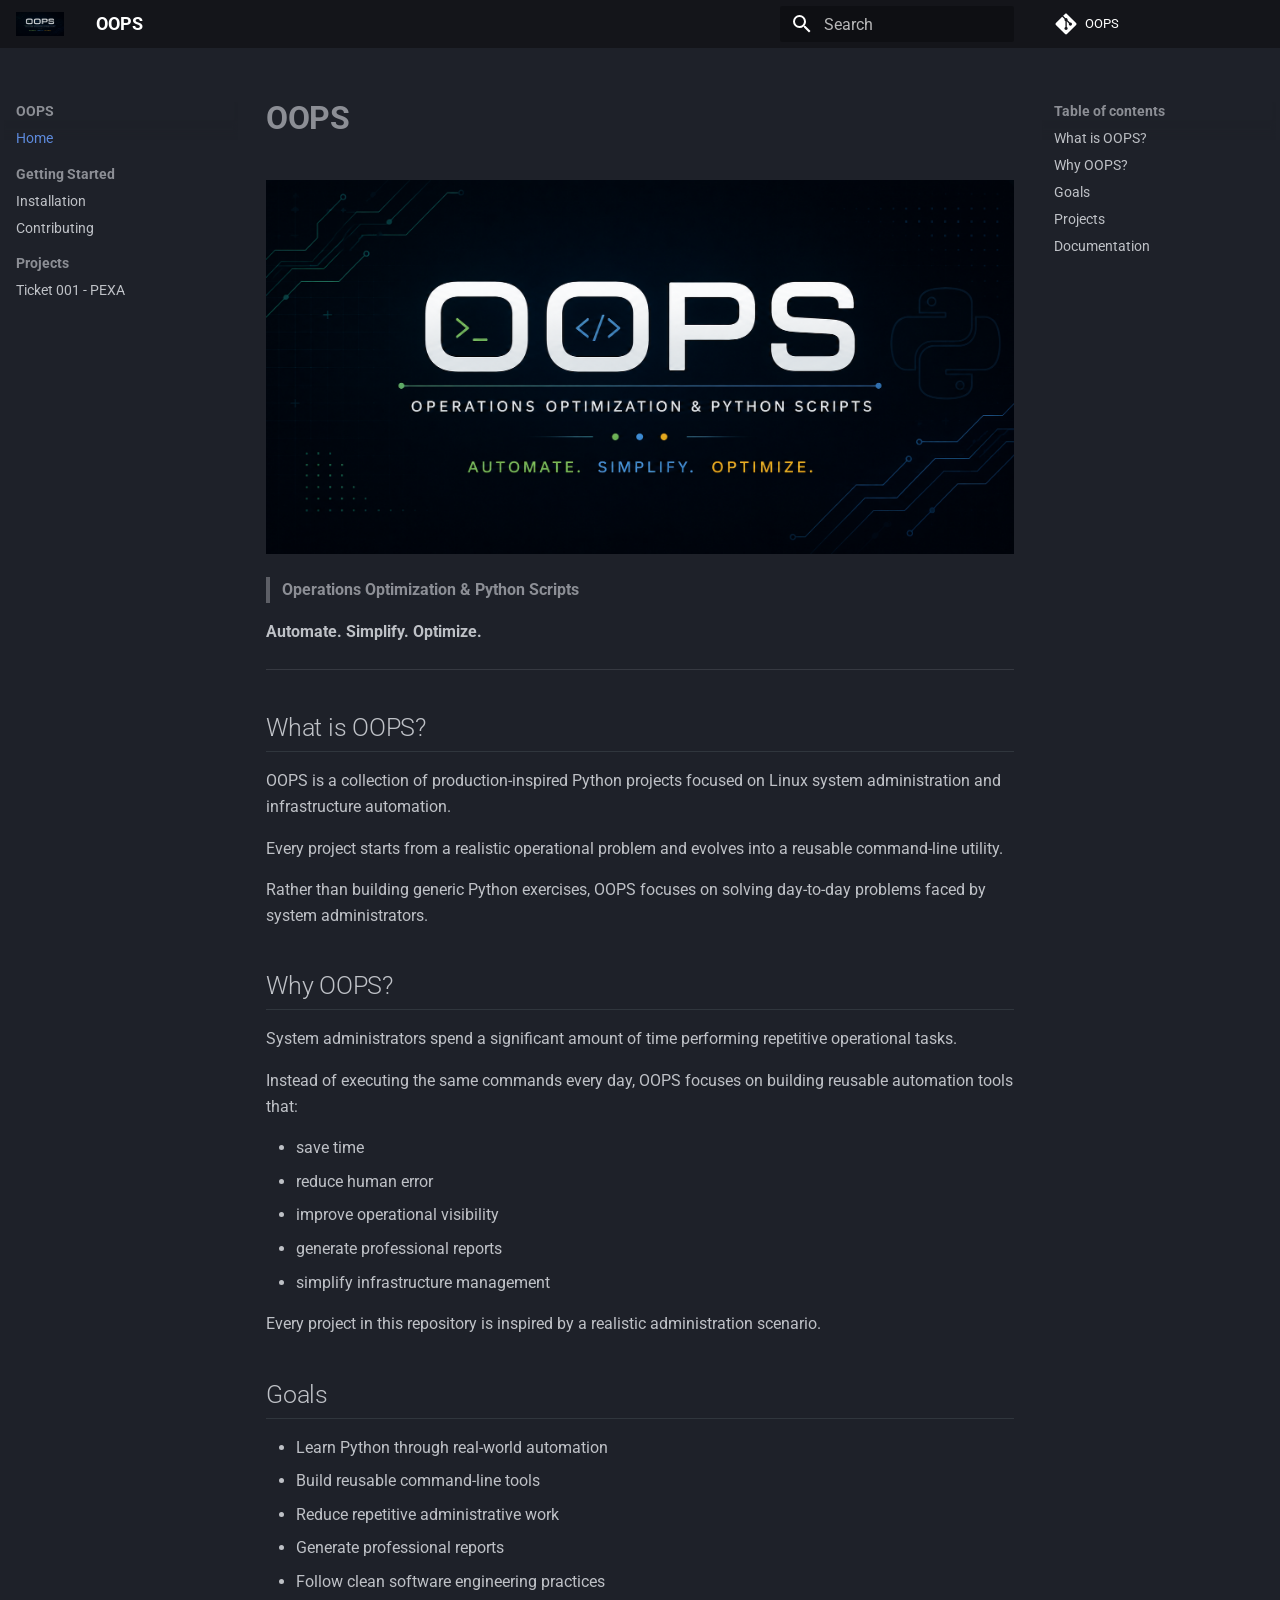
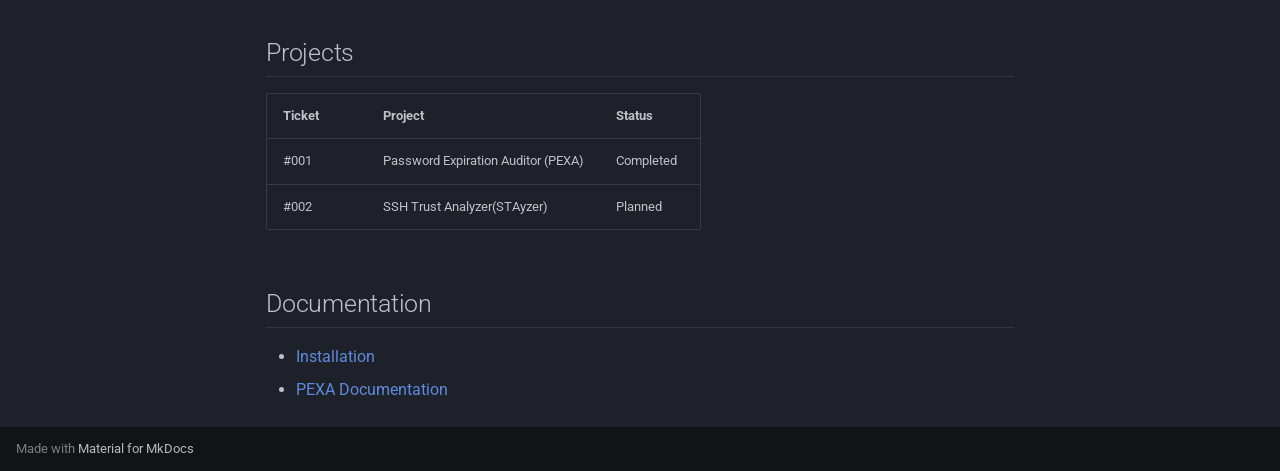
<file: index.html>
<!doctype html>
<html lang="en" class="no-js">
  <head>
    
      <meta charset="utf-8">
      <meta name="viewport" content="width=device-width,initial-scale=1">
      
        <meta name="description" content="Operations Optimization & Python Scripts">
      
      
        <meta name="author" content="Hosni Zaaraoui">
      
      
      
      
        <link rel="next" href="installation/">
      
      
        
      
      
      <link rel="icon" href="assets/favicon.png">
      <meta name="generator" content="mkdocs-1.6.1, mkdocs-material-9.7.7">
    
    
      
        <title>OOPS</title>
      
    
    
      <link rel="stylesheet" href="assets/stylesheets/main.ec1eaa64.min.css">
      
        
        <link rel="stylesheet" href="assets/stylesheets/palette.ab4e12ef.min.css">
      
      


    
    
      
    
    
      
        
        
        <link rel="preconnect" href="https://fonts.gstatic.com" crossorigin>
        <link rel="stylesheet" href="https://fonts.googleapis.com/css?family=Roboto:300,300i,400,400i,700,700i%7CRoboto+Mono:400,400i,700,700i&display=fallback">
        <style>:root{--md-text-font:"Roboto";--md-code-font:"Roboto Mono"}</style>
      
    
    
      <link rel="stylesheet" href="stylesheets/extra.css">
    
    <script>__md_scope=new URL(".",location),__md_hash=e=>[...e].reduce(((e,_)=>(e<<5)-e+_.charCodeAt(0)),0),__md_get=(e,_=localStorage,t=__md_scope)=>JSON.parse(_.getItem(t.pathname+"."+e)),__md_set=(e,_,t=localStorage,a=__md_scope)=>{try{t.setItem(a.pathname+"."+e,JSON.stringify(_))}catch(e){}}</script>
    
      

    
    
  </head>
  
  
    
    
      
    
    
    
    
    <body dir="ltr" data-md-color-scheme="slate" data-md-color-primary="black" data-md-color-accent="green">
  
    
    <input class="md-toggle" data-md-toggle="drawer" type="checkbox" id="__drawer" autocomplete="off">
    <input class="md-toggle" data-md-toggle="search" type="checkbox" id="__search" autocomplete="off">
    <label class="md-overlay" for="__drawer"></label>
    <div data-md-component="skip">
      
        
        <a href="#oops" class="md-skip">
          Skip to content
        </a>
      
    </div>
    <div data-md-component="announce">
      
    </div>
    
    
      

  

<header class="md-header md-header--shadow" data-md-component="header">
  <nav class="md-header__inner md-grid" aria-label="Header">
    <a href="." title="OOPS" class="md-header__button md-logo" aria-label="OOPS" data-md-component="logo">
      
  <img src="assets/oops_banner.png" alt="logo">

    </a>
    <label class="md-header__button md-icon" for="__drawer">
      
      <svg xmlns="http://www.w3.org/2000/svg" viewBox="0 0 24 24"><path d="M3 6h18v2H3zm0 5h18v2H3zm0 5h18v2H3z"/></svg>
    </label>
    <div class="md-header__title" data-md-component="header-title">
      <div class="md-header__ellipsis">
        <div class="md-header__topic">
          <span class="md-ellipsis">
            OOPS
          </span>
        </div>
        <div class="md-header__topic" data-md-component="header-topic">
          <span class="md-ellipsis">
            
              Home
            
          </span>
        </div>
      </div>
    </div>
    
      
        <form class="md-header__option" data-md-component="palette">
  
    
    
    
    <input class="md-option" data-md-color-media="" data-md-color-scheme="slate" data-md-color-primary="black" data-md-color-accent="green"  aria-hidden="true"  type="radio" name="__palette" id="__palette_0">
    
  
</form>
      
    
    
      <script>var palette=__md_get("__palette");if(palette&&palette.color){if("(prefers-color-scheme)"===palette.color.media){var media=matchMedia("(prefers-color-scheme: light)"),input=document.querySelector(media.matches?"[data-md-color-media='(prefers-color-scheme: light)']":"[data-md-color-media='(prefers-color-scheme: dark)']");palette.color.media=input.getAttribute("data-md-color-media"),palette.color.scheme=input.getAttribute("data-md-color-scheme"),palette.color.primary=input.getAttribute("data-md-color-primary"),palette.color.accent=input.getAttribute("data-md-color-accent")}for(var[key,value]of Object.entries(palette.color))document.body.setAttribute("data-md-color-"+key,value)}</script>
    
    
    
      
      
        <label class="md-header__button md-icon" for="__search">
          
          <svg xmlns="http://www.w3.org/2000/svg" viewBox="0 0 24 24"><path d="M9.5 3A6.5 6.5 0 0 1 16 9.5c0 1.61-.59 3.09-1.56 4.23l.27.27h.79l5 5-1.5 1.5-5-5v-.79l-.27-.27A6.52 6.52 0 0 1 9.5 16 6.5 6.5 0 0 1 3 9.5 6.5 6.5 0 0 1 9.5 3m0 2C7 5 5 7 5 9.5S7 14 9.5 14 14 12 14 9.5 12 5 9.5 5"/></svg>
        </label>
        <div class="md-search" data-md-component="search" role="dialog">
  <label class="md-search__overlay" for="__search"></label>
  <div class="md-search__inner" role="search">
    <form class="md-search__form" name="search">
      <input type="text" class="md-search__input" name="query" aria-label="Search" placeholder="Search" autocapitalize="off" autocorrect="off" autocomplete="off" spellcheck="false" data-md-component="search-query" required>
      <label class="md-search__icon md-icon" for="__search">
        
        <svg xmlns="http://www.w3.org/2000/svg" viewBox="0 0 24 24"><path d="M9.5 3A6.5 6.5 0 0 1 16 9.5c0 1.61-.59 3.09-1.56 4.23l.27.27h.79l5 5-1.5 1.5-5-5v-.79l-.27-.27A6.52 6.52 0 0 1 9.5 16 6.5 6.5 0 0 1 3 9.5 6.5 6.5 0 0 1 9.5 3m0 2C7 5 5 7 5 9.5S7 14 9.5 14 14 12 14 9.5 12 5 9.5 5"/></svg>
        
        <svg xmlns="http://www.w3.org/2000/svg" viewBox="0 0 24 24"><path d="M20 11v2H8l5.5 5.5-1.42 1.42L4.16 12l7.92-7.92L13.5 5.5 8 11z"/></svg>
      </label>
      <nav class="md-search__options" aria-label="Search">
        
        <button type="reset" class="md-search__icon md-icon" title="Clear" aria-label="Clear" tabindex="-1">
          
          <svg xmlns="http://www.w3.org/2000/svg" viewBox="0 0 24 24"><path d="M19 6.41 17.59 5 12 10.59 6.41 5 5 6.41 10.59 12 5 17.59 6.41 19 12 13.41 17.59 19 19 17.59 13.41 12z"/></svg>
        </button>
      </nav>
      
        <div class="md-search__suggest" data-md-component="search-suggest"></div>
      
    </form>
    <div class="md-search__output">
      <div class="md-search__scrollwrap" tabindex="0" data-md-scrollfix>
        <div class="md-search-result" data-md-component="search-result">
          <div class="md-search-result__meta">
            Initializing search
          </div>
          <ol class="md-search-result__list" role="presentation"></ol>
        </div>
      </div>
    </div>
  </div>
</div>
      
    
    
      <div class="md-header__source">
        <a href="https://github.com/hosnizaaraoui/OOPS" title="Go to repository" class="md-source" data-md-component="source">
  <div class="md-source__icon md-icon">
    
    <svg xmlns="http://www.w3.org/2000/svg" viewBox="0 0 448 512"><!--! Font Awesome Free 7.1.0 by @fontawesome - https://fontawesome.com License - https://fontawesome.com/license/free (Icons: CC BY 4.0, Fonts: SIL OFL 1.1, Code: MIT License) Copyright 2025 Fonticons, Inc.--><path d="M439.6 236.1 244 40.5c-5.4-5.5-12.8-8.5-20.4-8.5s-15 3-20.4 8.4L162.5 81l51.5 51.5c27.1-9.1 52.7 16.8 43.4 43.7l49.7 49.7c34.2-11.8 61.2 31 35.5 56.7-26.5 26.5-70.2-2.9-56-37.3L240.3 199v121.9c25.3 12.5 22.3 41.8 9.1 55-6.4 6.4-15.2 10.1-24.3 10.1s-17.8-3.6-24.3-10.1c-17.6-17.6-11.1-46.9 11.2-56v-123c-20.8-8.5-24.6-30.7-18.6-45L142.6 101 8.5 235.1C3 240.6 0 247.9 0 255.5s3 15 8.5 20.4l195.6 195.7c5.4 5.4 12.7 8.4 20.4 8.4s15-3 20.4-8.4l194.7-194.7c5.4-5.4 8.4-12.8 8.4-20.4s-3-15-8.4-20.4"/></svg>
  </div>
  <div class="md-source__repository">
    OOPS
  </div>
</a>
      </div>
    
  </nav>
  
</header>
    
    <div class="md-container" data-md-component="container">
      
      
        
          
        
      
      <main class="md-main" data-md-component="main">
        <div class="md-main__inner md-grid">
          
            
              
              <div class="md-sidebar md-sidebar--primary" data-md-component="sidebar" data-md-type="navigation" >
                <div class="md-sidebar__scrollwrap">
                  <div class="md-sidebar__inner">
                    



<nav class="md-nav md-nav--primary" aria-label="Navigation" data-md-level="0">
  <label class="md-nav__title" for="__drawer">
    <a href="." title="OOPS" class="md-nav__button md-logo" aria-label="OOPS" data-md-component="logo">
      
  <img src="assets/oops_banner.png" alt="logo">

    </a>
    OOPS
  </label>
  
    <div class="md-nav__source">
      <a href="https://github.com/hosnizaaraoui/OOPS" title="Go to repository" class="md-source" data-md-component="source">
  <div class="md-source__icon md-icon">
    
    <svg xmlns="http://www.w3.org/2000/svg" viewBox="0 0 448 512"><!--! Font Awesome Free 7.1.0 by @fontawesome - https://fontawesome.com License - https://fontawesome.com/license/free (Icons: CC BY 4.0, Fonts: SIL OFL 1.1, Code: MIT License) Copyright 2025 Fonticons, Inc.--><path d="M439.6 236.1 244 40.5c-5.4-5.5-12.8-8.5-20.4-8.5s-15 3-20.4 8.4L162.5 81l51.5 51.5c27.1-9.1 52.7 16.8 43.4 43.7l49.7 49.7c34.2-11.8 61.2 31 35.5 56.7-26.5 26.5-70.2-2.9-56-37.3L240.3 199v121.9c25.3 12.5 22.3 41.8 9.1 55-6.4 6.4-15.2 10.1-24.3 10.1s-17.8-3.6-24.3-10.1c-17.6-17.6-11.1-46.9 11.2-56v-123c-20.8-8.5-24.6-30.7-18.6-45L142.6 101 8.5 235.1C3 240.6 0 247.9 0 255.5s3 15 8.5 20.4l195.6 195.7c5.4 5.4 12.7 8.4 20.4 8.4s15-3 20.4-8.4l194.7-194.7c5.4-5.4 8.4-12.8 8.4-20.4s-3-15-8.4-20.4"/></svg>
  </div>
  <div class="md-source__repository">
    OOPS
  </div>
</a>
    </div>
  
  <ul class="md-nav__list" data-md-scrollfix>
    
      
      
  
  
    
  
  
  
    <li class="md-nav__item md-nav__item--active">
      
      <input class="md-nav__toggle md-toggle" type="checkbox" id="__toc">
      
      
        
      
      
        <label class="md-nav__link md-nav__link--active" for="__toc">
          
  
  
  <span class="md-ellipsis">
    
  
    Home
  

    
  </span>
  
  

          <span class="md-nav__icon md-icon"></span>
        </label>
      
      <a href="." class="md-nav__link md-nav__link--active">
        
  
  
  <span class="md-ellipsis">
    
  
    Home
  

    
  </span>
  
  

      </a>
      
        

<nav class="md-nav md-nav--secondary" aria-label="Table of contents">
  
  
  
    
  
  
    <label class="md-nav__title" for="__toc">
      <span class="md-nav__icon md-icon"></span>
      Table of contents
    </label>
    <ul class="md-nav__list" data-md-component="toc" data-md-scrollfix>
      
        <li class="md-nav__item">
  <a href="#what-is-oops" class="md-nav__link">
    <span class="md-ellipsis">
      
        What is OOPS?
      
    </span>
  </a>
  
</li>
      
        <li class="md-nav__item">
  <a href="#why-oops" class="md-nav__link">
    <span class="md-ellipsis">
      
        Why OOPS?
      
    </span>
  </a>
  
</li>
      
        <li class="md-nav__item">
  <a href="#goals" class="md-nav__link">
    <span class="md-ellipsis">
      
        Goals
      
    </span>
  </a>
  
</li>
      
        <li class="md-nav__item">
  <a href="#projects" class="md-nav__link">
    <span class="md-ellipsis">
      
        Projects
      
    </span>
  </a>
  
</li>
      
        <li class="md-nav__item">
  <a href="#documentation" class="md-nav__link">
    <span class="md-ellipsis">
      
        Documentation
      
    </span>
  </a>
  
</li>
      
    </ul>
  
</nav>
      
    </li>
  

    
      
      
  
  
  
  
    
    
    
    
      
        
        
      
    
    
    <li class="md-nav__item md-nav__item--section md-nav__item--nested">
      
        
        
          
        
        <input class="md-nav__toggle md-toggle md-toggle--indeterminate" type="checkbox" id="__nav_2" >
        
          
          <label class="md-nav__link" for="__nav_2" id="__nav_2_label" tabindex="">
            
  
  
  <span class="md-ellipsis">
    
  
    Getting Started
  

    
  </span>
  
  

            <span class="md-nav__icon md-icon"></span>
          </label>
        
        <nav class="md-nav" data-md-level="1" aria-labelledby="__nav_2_label" aria-expanded="false">
          <label class="md-nav__title" for="__nav_2">
            <span class="md-nav__icon md-icon"></span>
            
  
    Getting Started
  

          </label>
          <ul class="md-nav__list" data-md-scrollfix>
            
              
                
  
  
  
  
    <li class="md-nav__item">
      <a href="installation/" class="md-nav__link">
        
  
  
  <span class="md-ellipsis">
    
  
    Installation
  

    
  </span>
  
  

      </a>
    </li>
  

              
            
              
                
  
  
  
  
    <li class="md-nav__item">
      <a href="contributing/" class="md-nav__link">
        
  
  
  <span class="md-ellipsis">
    
  
    Contributing
  

    
  </span>
  
  

      </a>
    </li>
  

              
            
          </ul>
        </nav>
      
    </li>
  

    
      
      
  
  
  
  
    
    
    
    
      
        
        
      
    
    
    <li class="md-nav__item md-nav__item--section md-nav__item--nested">
      
        
        
          
        
        <input class="md-nav__toggle md-toggle md-toggle--indeterminate" type="checkbox" id="__nav_3" >
        
          
          <label class="md-nav__link" for="__nav_3" id="__nav_3_label" tabindex="">
            
  
  
  <span class="md-ellipsis">
    
  
    Projects
  

    
  </span>
  
  

            <span class="md-nav__icon md-icon"></span>
          </label>
        
        <nav class="md-nav" data-md-level="1" aria-labelledby="__nav_3_label" aria-expanded="false">
          <label class="md-nav__title" for="__nav_3">
            <span class="md-nav__icon md-icon"></span>
            
  
    Projects
  

          </label>
          <ul class="md-nav__list" data-md-scrollfix>
            
              
                
  
  
  
  
    <li class="md-nav__item">
      <a href="projects/pexa/" class="md-nav__link">
        
  
  
  <span class="md-ellipsis">
    
  
    Ticket 001 - PEXA
  

    
  </span>
  
  

      </a>
    </li>
  

              
            
          </ul>
        </nav>
      
    </li>
  

    
  </ul>
</nav>
                  </div>
                </div>
              </div>
            
            
              
              <div class="md-sidebar md-sidebar--secondary" data-md-component="sidebar" data-md-type="toc" >
                <div class="md-sidebar__scrollwrap">
                  <div class="md-sidebar__inner">
                    

<nav class="md-nav md-nav--secondary" aria-label="Table of contents">
  
  
  
    
  
  
    <label class="md-nav__title" for="__toc">
      <span class="md-nav__icon md-icon"></span>
      Table of contents
    </label>
    <ul class="md-nav__list" data-md-component="toc" data-md-scrollfix>
      
        <li class="md-nav__item">
  <a href="#what-is-oops" class="md-nav__link">
    <span class="md-ellipsis">
      
        What is OOPS?
      
    </span>
  </a>
  
</li>
      
        <li class="md-nav__item">
  <a href="#why-oops" class="md-nav__link">
    <span class="md-ellipsis">
      
        Why OOPS?
      
    </span>
  </a>
  
</li>
      
        <li class="md-nav__item">
  <a href="#goals" class="md-nav__link">
    <span class="md-ellipsis">
      
        Goals
      
    </span>
  </a>
  
</li>
      
        <li class="md-nav__item">
  <a href="#projects" class="md-nav__link">
    <span class="md-ellipsis">
      
        Projects
      
    </span>
  </a>
  
</li>
      
        <li class="md-nav__item">
  <a href="#documentation" class="md-nav__link">
    <span class="md-ellipsis">
      
        Documentation
      
    </span>
  </a>
  
</li>
      
    </ul>
  
</nav>
                  </div>
                </div>
              </div>
            
          
          
            <div class="md-content" data-md-component="content">
              
              <article class="md-content__inner md-typeset">
                
                  


  
  


<h1 id="oops">OOPS<a class="headerlink" href="#oops" title="Permanent link">&para;</a></h1>
<p><img alt="Banner" src="assets/oops_banner.png" /></p>
<blockquote>
<p><strong>Operations Optimization &amp; Python Scripts</strong></p>
</blockquote>
<p><strong>Automate. Simplify. Optimize.</strong></p>
<hr />
<h2 id="what-is-oops">What is OOPS?<a class="headerlink" href="#what-is-oops" title="Permanent link">&para;</a></h2>
<p>OOPS is a collection of production-inspired Python projects focused on Linux system administration and infrastructure automation.</p>
<p>Every project starts from a realistic operational problem and evolves into a reusable command-line utility.</p>
<p>Rather than building generic Python exercises, OOPS focuses on solving day-to-day problems faced by system administrators.</p>
<h2 id="why-oops">Why OOPS?<a class="headerlink" href="#why-oops" title="Permanent link">&para;</a></h2>
<p>System administrators spend a significant amount of time performing repetitive operational tasks.</p>
<p>Instead of executing the same commands every day, OOPS focuses on building reusable automation tools that:</p>
<ul>
<li>save time</li>
<li>reduce human error</li>
<li>improve operational visibility</li>
<li>generate professional reports</li>
<li>simplify infrastructure management</li>
</ul>
<p>Every project in this repository is inspired by a realistic administration scenario.</p>
<h2 id="goals">Goals<a class="headerlink" href="#goals" title="Permanent link">&para;</a></h2>
<ul>
<li>Learn Python through real-world automation</li>
<li>Build reusable command-line tools</li>
<li>Reduce repetitive administrative work</li>
<li>Generate professional reports</li>
<li>Follow clean software engineering practices</li>
</ul>
<h2 id="projects">Projects<a class="headerlink" href="#projects" title="Permanent link">&para;</a></h2>
<table>
<thead>
<tr>
<th>Ticket</th>
<th>Project</th>
<th>Status</th>
</tr>
</thead>
<tbody>
<tr>
<td>#001</td>
<td>Password Expiration Auditor (PEXA)</td>
<td>Completed</td>
</tr>
<tr>
<td>#002</td>
<td>SSH Trust Analyzer(STAyzer)</td>
<td>Planned</td>
</tr>
</tbody>
</table>
<h2 id="documentation">Documentation<a class="headerlink" href="#documentation" title="Permanent link">&para;</a></h2>
<ul>
<li><a href="installation/">Installation</a></li>
<li><a href="projects/pexa/">PEXA Documentation</a></li>
</ul>












                
              </article>
            </div>
          
          
<script>var target=document.getElementById(location.hash.slice(1));target&&target.name&&(target.checked=target.name.startsWith("__tabbed_"))</script>
        </div>
        
          <button type="button" class="md-top md-icon" data-md-component="top" hidden>
  
  <svg xmlns="http://www.w3.org/2000/svg" viewBox="0 0 24 24"><path d="M13 20h-2V8l-5.5 5.5-1.42-1.42L12 4.16l7.92 7.92-1.42 1.42L13 8z"/></svg>
  Back to top
</button>
        
      </main>
      
        <footer class="md-footer">
  
  <div class="md-footer-meta md-typeset">
    <div class="md-footer-meta__inner md-grid">
      <div class="md-copyright">
  
  
    Made with
    <a href="https://squidfunk.github.io/mkdocs-material/" target="_blank" rel="noopener">
      Material for MkDocs
    </a>
  
</div>
      
    </div>
  </div>
</footer>
      
    </div>
    <div class="md-dialog" data-md-component="dialog">
      <div class="md-dialog__inner md-typeset"></div>
    </div>
    
    
    
      
      
      <script id="__config" type="application/json">{"annotate": null, "base": ".", "features": ["navigation.expand", "navigation.sections", "navigation.top", "navigation.instant", "search.highlight", "search.suggest", "content.code.copy", "content.code.annotate"], "search": "assets/javascripts/workers/search.2c215733.min.js", "tags": null, "translations": {"clipboard.copied": "Copied to clipboard", "clipboard.copy": "Copy to clipboard", "search.result.more.one": "1 more on this page", "search.result.more.other": "# more on this page", "search.result.none": "No matching documents", "search.result.one": "1 matching document", "search.result.other": "# matching documents", "search.result.placeholder": "Type to start searching", "search.result.term.missing": "Missing", "select.version": "Select version"}, "version": null}</script>
    
    
      <script src="assets/javascripts/bundle.d7400e89.min.js"></script>
      
    
  </body>
</html>
</file>
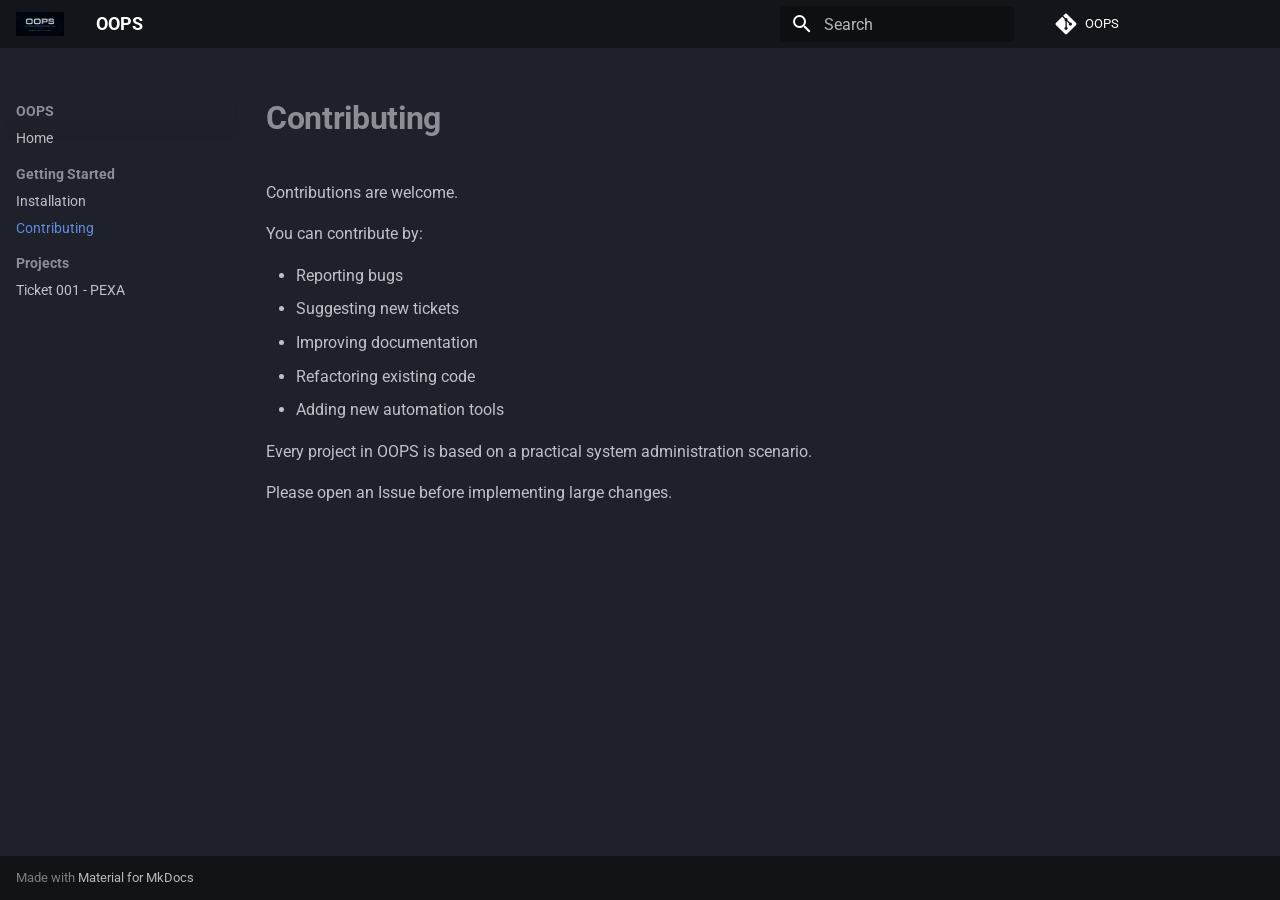
<file: contributing/index.html>
<!doctype html>
<html lang="en" class="no-js">
  <head>
    
      <meta charset="utf-8">
      <meta name="viewport" content="width=device-width,initial-scale=1">
      
        <meta name="description" content="Operations Optimization & Python Scripts">
      
      
        <meta name="author" content="Hosni Zaaraoui">
      
      
      
        <link rel="prev" href="../installation/">
      
      
        <link rel="next" href="../projects/pexa/">
      
      
        
      
      
      <link rel="icon" href="../assets/favicon.png">
      <meta name="generator" content="mkdocs-1.6.1, mkdocs-material-9.7.7">
    
    
      
        <title>Contributing - OOPS</title>
      
    
    
      <link rel="stylesheet" href="../assets/stylesheets/main.ec1eaa64.min.css">
      
        
        <link rel="stylesheet" href="../assets/stylesheets/palette.ab4e12ef.min.css">
      
      


    
    
      
    
    
      
        
        
        <link rel="preconnect" href="https://fonts.gstatic.com" crossorigin>
        <link rel="stylesheet" href="https://fonts.googleapis.com/css?family=Roboto:300,300i,400,400i,700,700i%7CRoboto+Mono:400,400i,700,700i&display=fallback">
        <style>:root{--md-text-font:"Roboto";--md-code-font:"Roboto Mono"}</style>
      
    
    
      <link rel="stylesheet" href="../stylesheets/extra.css">
    
    <script>__md_scope=new URL("..",location),__md_hash=e=>[...e].reduce(((e,_)=>(e<<5)-e+_.charCodeAt(0)),0),__md_get=(e,_=localStorage,t=__md_scope)=>JSON.parse(_.getItem(t.pathname+"."+e)),__md_set=(e,_,t=localStorage,a=__md_scope)=>{try{t.setItem(a.pathname+"."+e,JSON.stringify(_))}catch(e){}}</script>
    
      

    
    
  </head>
  
  
    
    
      
    
    
    
    
    <body dir="ltr" data-md-color-scheme="slate" data-md-color-primary="black" data-md-color-accent="green">
  
    
    <input class="md-toggle" data-md-toggle="drawer" type="checkbox" id="__drawer" autocomplete="off">
    <input class="md-toggle" data-md-toggle="search" type="checkbox" id="__search" autocomplete="off">
    <label class="md-overlay" for="__drawer"></label>
    <div data-md-component="skip">
      
        
        <a href="#contributing" class="md-skip">
          Skip to content
        </a>
      
    </div>
    <div data-md-component="announce">
      
    </div>
    
    
      

  

<header class="md-header md-header--shadow" data-md-component="header">
  <nav class="md-header__inner md-grid" aria-label="Header">
    <a href=".." title="OOPS" class="md-header__button md-logo" aria-label="OOPS" data-md-component="logo">
      
  <img src="../assets/oops_banner.png" alt="logo">

    </a>
    <label class="md-header__button md-icon" for="__drawer">
      
      <svg xmlns="http://www.w3.org/2000/svg" viewBox="0 0 24 24"><path d="M3 6h18v2H3zm0 5h18v2H3zm0 5h18v2H3z"/></svg>
    </label>
    <div class="md-header__title" data-md-component="header-title">
      <div class="md-header__ellipsis">
        <div class="md-header__topic">
          <span class="md-ellipsis">
            OOPS
          </span>
        </div>
        <div class="md-header__topic" data-md-component="header-topic">
          <span class="md-ellipsis">
            
              Contributing
            
          </span>
        </div>
      </div>
    </div>
    
      
        <form class="md-header__option" data-md-component="palette">
  
    
    
    
    <input class="md-option" data-md-color-media="" data-md-color-scheme="slate" data-md-color-primary="black" data-md-color-accent="green"  aria-hidden="true"  type="radio" name="__palette" id="__palette_0">
    
  
</form>
      
    
    
      <script>var palette=__md_get("__palette");if(palette&&palette.color){if("(prefers-color-scheme)"===palette.color.media){var media=matchMedia("(prefers-color-scheme: light)"),input=document.querySelector(media.matches?"[data-md-color-media='(prefers-color-scheme: light)']":"[data-md-color-media='(prefers-color-scheme: dark)']");palette.color.media=input.getAttribute("data-md-color-media"),palette.color.scheme=input.getAttribute("data-md-color-scheme"),palette.color.primary=input.getAttribute("data-md-color-primary"),palette.color.accent=input.getAttribute("data-md-color-accent")}for(var[key,value]of Object.entries(palette.color))document.body.setAttribute("data-md-color-"+key,value)}</script>
    
    
    
      
      
        <label class="md-header__button md-icon" for="__search">
          
          <svg xmlns="http://www.w3.org/2000/svg" viewBox="0 0 24 24"><path d="M9.5 3A6.5 6.5 0 0 1 16 9.5c0 1.61-.59 3.09-1.56 4.23l.27.27h.79l5 5-1.5 1.5-5-5v-.79l-.27-.27A6.52 6.52 0 0 1 9.5 16 6.5 6.5 0 0 1 3 9.5 6.5 6.5 0 0 1 9.5 3m0 2C7 5 5 7 5 9.5S7 14 9.5 14 14 12 14 9.5 12 5 9.5 5"/></svg>
        </label>
        <div class="md-search" data-md-component="search" role="dialog">
  <label class="md-search__overlay" for="__search"></label>
  <div class="md-search__inner" role="search">
    <form class="md-search__form" name="search">
      <input type="text" class="md-search__input" name="query" aria-label="Search" placeholder="Search" autocapitalize="off" autocorrect="off" autocomplete="off" spellcheck="false" data-md-component="search-query" required>
      <label class="md-search__icon md-icon" for="__search">
        
        <svg xmlns="http://www.w3.org/2000/svg" viewBox="0 0 24 24"><path d="M9.5 3A6.5 6.5 0 0 1 16 9.5c0 1.61-.59 3.09-1.56 4.23l.27.27h.79l5 5-1.5 1.5-5-5v-.79l-.27-.27A6.52 6.52 0 0 1 9.5 16 6.5 6.5 0 0 1 3 9.5 6.5 6.5 0 0 1 9.5 3m0 2C7 5 5 7 5 9.5S7 14 9.5 14 14 12 14 9.5 12 5 9.5 5"/></svg>
        
        <svg xmlns="http://www.w3.org/2000/svg" viewBox="0 0 24 24"><path d="M20 11v2H8l5.5 5.5-1.42 1.42L4.16 12l7.92-7.92L13.5 5.5 8 11z"/></svg>
      </label>
      <nav class="md-search__options" aria-label="Search">
        
        <button type="reset" class="md-search__icon md-icon" title="Clear" aria-label="Clear" tabindex="-1">
          
          <svg xmlns="http://www.w3.org/2000/svg" viewBox="0 0 24 24"><path d="M19 6.41 17.59 5 12 10.59 6.41 5 5 6.41 10.59 12 5 17.59 6.41 19 12 13.41 17.59 19 19 17.59 13.41 12z"/></svg>
        </button>
      </nav>
      
        <div class="md-search__suggest" data-md-component="search-suggest"></div>
      
    </form>
    <div class="md-search__output">
      <div class="md-search__scrollwrap" tabindex="0" data-md-scrollfix>
        <div class="md-search-result" data-md-component="search-result">
          <div class="md-search-result__meta">
            Initializing search
          </div>
          <ol class="md-search-result__list" role="presentation"></ol>
        </div>
      </div>
    </div>
  </div>
</div>
      
    
    
      <div class="md-header__source">
        <a href="https://github.com/hosnizaaraoui/OOPS" title="Go to repository" class="md-source" data-md-component="source">
  <div class="md-source__icon md-icon">
    
    <svg xmlns="http://www.w3.org/2000/svg" viewBox="0 0 448 512"><!--! Font Awesome Free 7.1.0 by @fontawesome - https://fontawesome.com License - https://fontawesome.com/license/free (Icons: CC BY 4.0, Fonts: SIL OFL 1.1, Code: MIT License) Copyright 2025 Fonticons, Inc.--><path d="M439.6 236.1 244 40.5c-5.4-5.5-12.8-8.5-20.4-8.5s-15 3-20.4 8.4L162.5 81l51.5 51.5c27.1-9.1 52.7 16.8 43.4 43.7l49.7 49.7c34.2-11.8 61.2 31 35.5 56.7-26.5 26.5-70.2-2.9-56-37.3L240.3 199v121.9c25.3 12.5 22.3 41.8 9.1 55-6.4 6.4-15.2 10.1-24.3 10.1s-17.8-3.6-24.3-10.1c-17.6-17.6-11.1-46.9 11.2-56v-123c-20.8-8.5-24.6-30.7-18.6-45L142.6 101 8.5 235.1C3 240.6 0 247.9 0 255.5s3 15 8.5 20.4l195.6 195.7c5.4 5.4 12.7 8.4 20.4 8.4s15-3 20.4-8.4l194.7-194.7c5.4-5.4 8.4-12.8 8.4-20.4s-3-15-8.4-20.4"/></svg>
  </div>
  <div class="md-source__repository">
    OOPS
  </div>
</a>
      </div>
    
  </nav>
  
</header>
    
    <div class="md-container" data-md-component="container">
      
      
        
          
        
      
      <main class="md-main" data-md-component="main">
        <div class="md-main__inner md-grid">
          
            
              
              <div class="md-sidebar md-sidebar--primary" data-md-component="sidebar" data-md-type="navigation" >
                <div class="md-sidebar__scrollwrap">
                  <div class="md-sidebar__inner">
                    



<nav class="md-nav md-nav--primary" aria-label="Navigation" data-md-level="0">
  <label class="md-nav__title" for="__drawer">
    <a href=".." title="OOPS" class="md-nav__button md-logo" aria-label="OOPS" data-md-component="logo">
      
  <img src="../assets/oops_banner.png" alt="logo">

    </a>
    OOPS
  </label>
  
    <div class="md-nav__source">
      <a href="https://github.com/hosnizaaraoui/OOPS" title="Go to repository" class="md-source" data-md-component="source">
  <div class="md-source__icon md-icon">
    
    <svg xmlns="http://www.w3.org/2000/svg" viewBox="0 0 448 512"><!--! Font Awesome Free 7.1.0 by @fontawesome - https://fontawesome.com License - https://fontawesome.com/license/free (Icons: CC BY 4.0, Fonts: SIL OFL 1.1, Code: MIT License) Copyright 2025 Fonticons, Inc.--><path d="M439.6 236.1 244 40.5c-5.4-5.5-12.8-8.5-20.4-8.5s-15 3-20.4 8.4L162.5 81l51.5 51.5c27.1-9.1 52.7 16.8 43.4 43.7l49.7 49.7c34.2-11.8 61.2 31 35.5 56.7-26.5 26.5-70.2-2.9-56-37.3L240.3 199v121.9c25.3 12.5 22.3 41.8 9.1 55-6.4 6.4-15.2 10.1-24.3 10.1s-17.8-3.6-24.3-10.1c-17.6-17.6-11.1-46.9 11.2-56v-123c-20.8-8.5-24.6-30.7-18.6-45L142.6 101 8.5 235.1C3 240.6 0 247.9 0 255.5s3 15 8.5 20.4l195.6 195.7c5.4 5.4 12.7 8.4 20.4 8.4s15-3 20.4-8.4l194.7-194.7c5.4-5.4 8.4-12.8 8.4-20.4s-3-15-8.4-20.4"/></svg>
  </div>
  <div class="md-source__repository">
    OOPS
  </div>
</a>
    </div>
  
  <ul class="md-nav__list" data-md-scrollfix>
    
      
      
  
  
  
  
    <li class="md-nav__item">
      <a href=".." class="md-nav__link">
        
  
  
  <span class="md-ellipsis">
    
  
    Home
  

    
  </span>
  
  

      </a>
    </li>
  

    
      
      
  
  
    
  
  
  
    
    
    
    
      
        
        
      
    
    
    <li class="md-nav__item md-nav__item--active md-nav__item--section md-nav__item--nested">
      
        
        
        <input class="md-nav__toggle md-toggle " type="checkbox" id="__nav_2" checked>
        
          
          <label class="md-nav__link" for="__nav_2" id="__nav_2_label" tabindex="">
            
  
  
  <span class="md-ellipsis">
    
  
    Getting Started
  

    
  </span>
  
  

            <span class="md-nav__icon md-icon"></span>
          </label>
        
        <nav class="md-nav" data-md-level="1" aria-labelledby="__nav_2_label" aria-expanded="true">
          <label class="md-nav__title" for="__nav_2">
            <span class="md-nav__icon md-icon"></span>
            
  
    Getting Started
  

          </label>
          <ul class="md-nav__list" data-md-scrollfix>
            
              
                
  
  
  
  
    <li class="md-nav__item">
      <a href="../installation/" class="md-nav__link">
        
  
  
  <span class="md-ellipsis">
    
  
    Installation
  

    
  </span>
  
  

      </a>
    </li>
  

              
            
              
                
  
  
    
  
  
  
    <li class="md-nav__item md-nav__item--active">
      
      <input class="md-nav__toggle md-toggle" type="checkbox" id="__toc">
      
      
        
      
      
      <a href="./" class="md-nav__link md-nav__link--active">
        
  
  
  <span class="md-ellipsis">
    
  
    Contributing
  

    
  </span>
  
  

      </a>
      
    </li>
  

              
            
          </ul>
        </nav>
      
    </li>
  

    
      
      
  
  
  
  
    
    
    
    
      
        
        
      
    
    
    <li class="md-nav__item md-nav__item--section md-nav__item--nested">
      
        
        
          
        
        <input class="md-nav__toggle md-toggle md-toggle--indeterminate" type="checkbox" id="__nav_3" >
        
          
          <label class="md-nav__link" for="__nav_3" id="__nav_3_label" tabindex="">
            
  
  
  <span class="md-ellipsis">
    
  
    Projects
  

    
  </span>
  
  

            <span class="md-nav__icon md-icon"></span>
          </label>
        
        <nav class="md-nav" data-md-level="1" aria-labelledby="__nav_3_label" aria-expanded="false">
          <label class="md-nav__title" for="__nav_3">
            <span class="md-nav__icon md-icon"></span>
            
  
    Projects
  

          </label>
          <ul class="md-nav__list" data-md-scrollfix>
            
              
                
  
  
  
  
    <li class="md-nav__item">
      <a href="../projects/pexa/" class="md-nav__link">
        
  
  
  <span class="md-ellipsis">
    
  
    Ticket 001 - PEXA
  

    
  </span>
  
  

      </a>
    </li>
  

              
            
          </ul>
        </nav>
      
    </li>
  

    
  </ul>
</nav>
                  </div>
                </div>
              </div>
            
            
              
              <div class="md-sidebar md-sidebar--secondary" data-md-component="sidebar" data-md-type="toc" >
                <div class="md-sidebar__scrollwrap">
                  <div class="md-sidebar__inner">
                    

<nav class="md-nav md-nav--secondary" aria-label="Table of contents">
  
  
  
    
  
  
</nav>
                  </div>
                </div>
              </div>
            
          
          
            <div class="md-content" data-md-component="content">
              
              <article class="md-content__inner md-typeset">
                
                  


  
  


<h1 id="contributing">Contributing<a class="headerlink" href="#contributing" title="Permanent link">&para;</a></h1>
<p>Contributions are welcome.</p>
<p>You can contribute by:</p>
<ul>
<li>Reporting bugs</li>
<li>Suggesting new tickets</li>
<li>Improving documentation</li>
<li>Refactoring existing code</li>
<li>Adding new automation tools</li>
</ul>
<p>Every project in OOPS is based on a practical system administration scenario.</p>
<p>Please open an Issue before implementing large changes.</p>












                
              </article>
            </div>
          
          
<script>var target=document.getElementById(location.hash.slice(1));target&&target.name&&(target.checked=target.name.startsWith("__tabbed_"))</script>
        </div>
        
          <button type="button" class="md-top md-icon" data-md-component="top" hidden>
  
  <svg xmlns="http://www.w3.org/2000/svg" viewBox="0 0 24 24"><path d="M13 20h-2V8l-5.5 5.5-1.42-1.42L12 4.16l7.92 7.92-1.42 1.42L13 8z"/></svg>
  Back to top
</button>
        
      </main>
      
        <footer class="md-footer">
  
  <div class="md-footer-meta md-typeset">
    <div class="md-footer-meta__inner md-grid">
      <div class="md-copyright">
  
  
    Made with
    <a href="https://squidfunk.github.io/mkdocs-material/" target="_blank" rel="noopener">
      Material for MkDocs
    </a>
  
</div>
      
    </div>
  </div>
</footer>
      
    </div>
    <div class="md-dialog" data-md-component="dialog">
      <div class="md-dialog__inner md-typeset"></div>
    </div>
    
    
    
      
      
      <script id="__config" type="application/json">{"annotate": null, "base": "..", "features": ["navigation.expand", "navigation.sections", "navigation.top", "navigation.instant", "search.highlight", "search.suggest", "content.code.copy", "content.code.annotate"], "search": "../assets/javascripts/workers/search.2c215733.min.js", "tags": null, "translations": {"clipboard.copied": "Copied to clipboard", "clipboard.copy": "Copy to clipboard", "search.result.more.one": "1 more on this page", "search.result.more.other": "# more on this page", "search.result.none": "No matching documents", "search.result.one": "1 matching document", "search.result.other": "# matching documents", "search.result.placeholder": "Type to start searching", "search.result.term.missing": "Missing", "select.version": "Select version"}, "version": null}</script>
    
    
      <script src="../assets/javascripts/bundle.d7400e89.min.js"></script>
      
    
  </body>
</html>
</file>
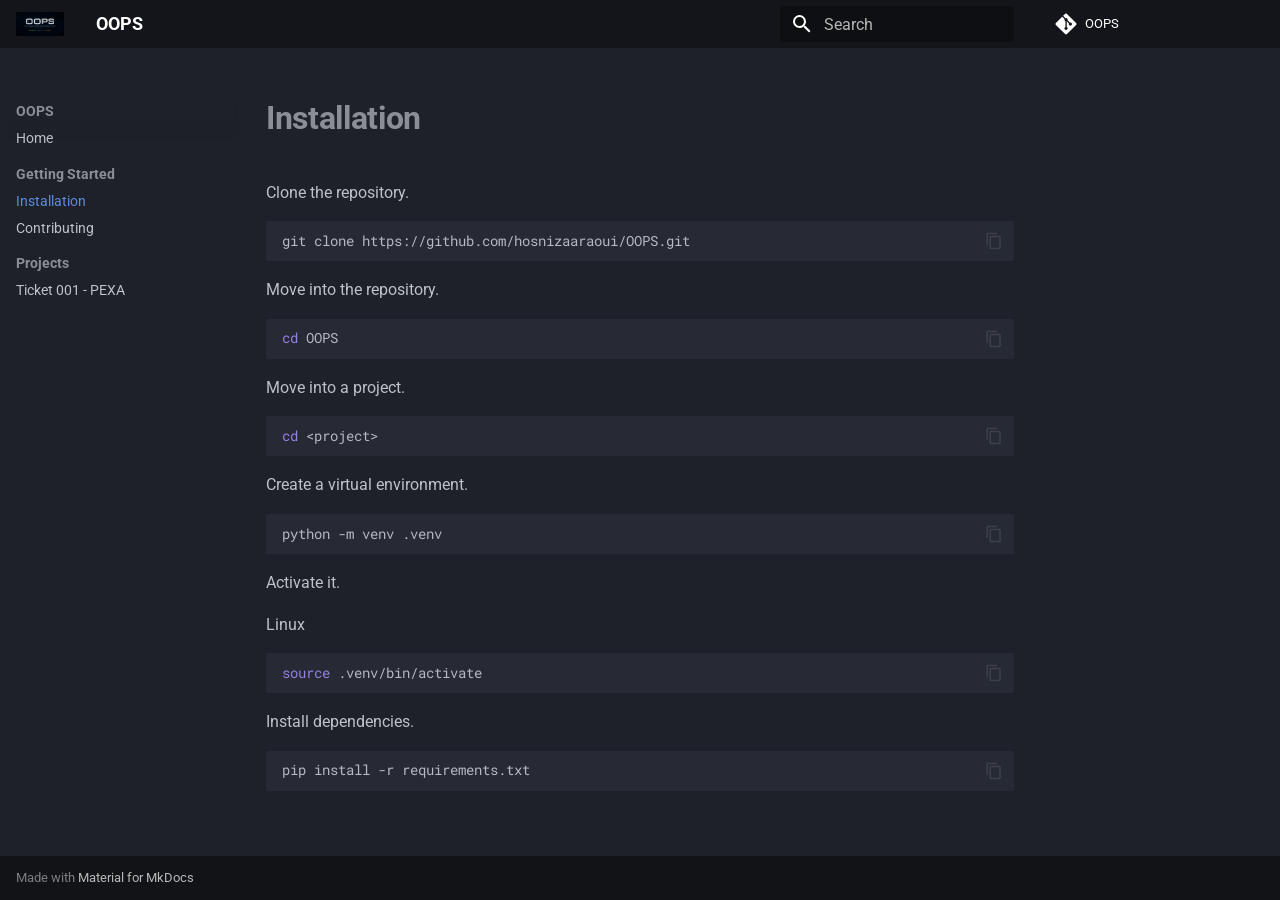
<file: installation/index.html>
<!doctype html>
<html lang="en" class="no-js">
  <head>
    
      <meta charset="utf-8">
      <meta name="viewport" content="width=device-width,initial-scale=1">
      
        <meta name="description" content="Operations Optimization & Python Scripts">
      
      
        <meta name="author" content="Hosni Zaaraoui">
      
      
      
        <link rel="prev" href="..">
      
      
        <link rel="next" href="../contributing/">
      
      
        
      
      
      <link rel="icon" href="../assets/favicon.png">
      <meta name="generator" content="mkdocs-1.6.1, mkdocs-material-9.7.7">
    
    
      
        <title>Installation - OOPS</title>
      
    
    
      <link rel="stylesheet" href="../assets/stylesheets/main.ec1eaa64.min.css">
      
        
        <link rel="stylesheet" href="../assets/stylesheets/palette.ab4e12ef.min.css">
      
      


    
    
      
    
    
      
        
        
        <link rel="preconnect" href="https://fonts.gstatic.com" crossorigin>
        <link rel="stylesheet" href="https://fonts.googleapis.com/css?family=Roboto:300,300i,400,400i,700,700i%7CRoboto+Mono:400,400i,700,700i&display=fallback">
        <style>:root{--md-text-font:"Roboto";--md-code-font:"Roboto Mono"}</style>
      
    
    
      <link rel="stylesheet" href="../stylesheets/extra.css">
    
    <script>__md_scope=new URL("..",location),__md_hash=e=>[...e].reduce(((e,_)=>(e<<5)-e+_.charCodeAt(0)),0),__md_get=(e,_=localStorage,t=__md_scope)=>JSON.parse(_.getItem(t.pathname+"."+e)),__md_set=(e,_,t=localStorage,a=__md_scope)=>{try{t.setItem(a.pathname+"."+e,JSON.stringify(_))}catch(e){}}</script>
    
      

    
    
  </head>
  
  
    
    
      
    
    
    
    
    <body dir="ltr" data-md-color-scheme="slate" data-md-color-primary="black" data-md-color-accent="green">
  
    
    <input class="md-toggle" data-md-toggle="drawer" type="checkbox" id="__drawer" autocomplete="off">
    <input class="md-toggle" data-md-toggle="search" type="checkbox" id="__search" autocomplete="off">
    <label class="md-overlay" for="__drawer"></label>
    <div data-md-component="skip">
      
        
        <a href="#installation" class="md-skip">
          Skip to content
        </a>
      
    </div>
    <div data-md-component="announce">
      
    </div>
    
    
      

  

<header class="md-header md-header--shadow" data-md-component="header">
  <nav class="md-header__inner md-grid" aria-label="Header">
    <a href=".." title="OOPS" class="md-header__button md-logo" aria-label="OOPS" data-md-component="logo">
      
  <img src="../assets/oops_banner.png" alt="logo">

    </a>
    <label class="md-header__button md-icon" for="__drawer">
      
      <svg xmlns="http://www.w3.org/2000/svg" viewBox="0 0 24 24"><path d="M3 6h18v2H3zm0 5h18v2H3zm0 5h18v2H3z"/></svg>
    </label>
    <div class="md-header__title" data-md-component="header-title">
      <div class="md-header__ellipsis">
        <div class="md-header__topic">
          <span class="md-ellipsis">
            OOPS
          </span>
        </div>
        <div class="md-header__topic" data-md-component="header-topic">
          <span class="md-ellipsis">
            
              Installation
            
          </span>
        </div>
      </div>
    </div>
    
      
        <form class="md-header__option" data-md-component="palette">
  
    
    
    
    <input class="md-option" data-md-color-media="" data-md-color-scheme="slate" data-md-color-primary="black" data-md-color-accent="green"  aria-hidden="true"  type="radio" name="__palette" id="__palette_0">
    
  
</form>
      
    
    
      <script>var palette=__md_get("__palette");if(palette&&palette.color){if("(prefers-color-scheme)"===palette.color.media){var media=matchMedia("(prefers-color-scheme: light)"),input=document.querySelector(media.matches?"[data-md-color-media='(prefers-color-scheme: light)']":"[data-md-color-media='(prefers-color-scheme: dark)']");palette.color.media=input.getAttribute("data-md-color-media"),palette.color.scheme=input.getAttribute("data-md-color-scheme"),palette.color.primary=input.getAttribute("data-md-color-primary"),palette.color.accent=input.getAttribute("data-md-color-accent")}for(var[key,value]of Object.entries(palette.color))document.body.setAttribute("data-md-color-"+key,value)}</script>
    
    
    
      
      
        <label class="md-header__button md-icon" for="__search">
          
          <svg xmlns="http://www.w3.org/2000/svg" viewBox="0 0 24 24"><path d="M9.5 3A6.5 6.5 0 0 1 16 9.5c0 1.61-.59 3.09-1.56 4.23l.27.27h.79l5 5-1.5 1.5-5-5v-.79l-.27-.27A6.52 6.52 0 0 1 9.5 16 6.5 6.5 0 0 1 3 9.5 6.5 6.5 0 0 1 9.5 3m0 2C7 5 5 7 5 9.5S7 14 9.5 14 14 12 14 9.5 12 5 9.5 5"/></svg>
        </label>
        <div class="md-search" data-md-component="search" role="dialog">
  <label class="md-search__overlay" for="__search"></label>
  <div class="md-search__inner" role="search">
    <form class="md-search__form" name="search">
      <input type="text" class="md-search__input" name="query" aria-label="Search" placeholder="Search" autocapitalize="off" autocorrect="off" autocomplete="off" spellcheck="false" data-md-component="search-query" required>
      <label class="md-search__icon md-icon" for="__search">
        
        <svg xmlns="http://www.w3.org/2000/svg" viewBox="0 0 24 24"><path d="M9.5 3A6.5 6.5 0 0 1 16 9.5c0 1.61-.59 3.09-1.56 4.23l.27.27h.79l5 5-1.5 1.5-5-5v-.79l-.27-.27A6.52 6.52 0 0 1 9.5 16 6.5 6.5 0 0 1 3 9.5 6.5 6.5 0 0 1 9.5 3m0 2C7 5 5 7 5 9.5S7 14 9.5 14 14 12 14 9.5 12 5 9.5 5"/></svg>
        
        <svg xmlns="http://www.w3.org/2000/svg" viewBox="0 0 24 24"><path d="M20 11v2H8l5.5 5.5-1.42 1.42L4.16 12l7.92-7.92L13.5 5.5 8 11z"/></svg>
      </label>
      <nav class="md-search__options" aria-label="Search">
        
        <button type="reset" class="md-search__icon md-icon" title="Clear" aria-label="Clear" tabindex="-1">
          
          <svg xmlns="http://www.w3.org/2000/svg" viewBox="0 0 24 24"><path d="M19 6.41 17.59 5 12 10.59 6.41 5 5 6.41 10.59 12 5 17.59 6.41 19 12 13.41 17.59 19 19 17.59 13.41 12z"/></svg>
        </button>
      </nav>
      
        <div class="md-search__suggest" data-md-component="search-suggest"></div>
      
    </form>
    <div class="md-search__output">
      <div class="md-search__scrollwrap" tabindex="0" data-md-scrollfix>
        <div class="md-search-result" data-md-component="search-result">
          <div class="md-search-result__meta">
            Initializing search
          </div>
          <ol class="md-search-result__list" role="presentation"></ol>
        </div>
      </div>
    </div>
  </div>
</div>
      
    
    
      <div class="md-header__source">
        <a href="https://github.com/hosnizaaraoui/OOPS" title="Go to repository" class="md-source" data-md-component="source">
  <div class="md-source__icon md-icon">
    
    <svg xmlns="http://www.w3.org/2000/svg" viewBox="0 0 448 512"><!--! Font Awesome Free 7.1.0 by @fontawesome - https://fontawesome.com License - https://fontawesome.com/license/free (Icons: CC BY 4.0, Fonts: SIL OFL 1.1, Code: MIT License) Copyright 2025 Fonticons, Inc.--><path d="M439.6 236.1 244 40.5c-5.4-5.5-12.8-8.5-20.4-8.5s-15 3-20.4 8.4L162.5 81l51.5 51.5c27.1-9.1 52.7 16.8 43.4 43.7l49.7 49.7c34.2-11.8 61.2 31 35.5 56.7-26.5 26.5-70.2-2.9-56-37.3L240.3 199v121.9c25.3 12.5 22.3 41.8 9.1 55-6.4 6.4-15.2 10.1-24.3 10.1s-17.8-3.6-24.3-10.1c-17.6-17.6-11.1-46.9 11.2-56v-123c-20.8-8.5-24.6-30.7-18.6-45L142.6 101 8.5 235.1C3 240.6 0 247.9 0 255.5s3 15 8.5 20.4l195.6 195.7c5.4 5.4 12.7 8.4 20.4 8.4s15-3 20.4-8.4l194.7-194.7c5.4-5.4 8.4-12.8 8.4-20.4s-3-15-8.4-20.4"/></svg>
  </div>
  <div class="md-source__repository">
    OOPS
  </div>
</a>
      </div>
    
  </nav>
  
</header>
    
    <div class="md-container" data-md-component="container">
      
      
        
          
        
      
      <main class="md-main" data-md-component="main">
        <div class="md-main__inner md-grid">
          
            
              
              <div class="md-sidebar md-sidebar--primary" data-md-component="sidebar" data-md-type="navigation" >
                <div class="md-sidebar__scrollwrap">
                  <div class="md-sidebar__inner">
                    



<nav class="md-nav md-nav--primary" aria-label="Navigation" data-md-level="0">
  <label class="md-nav__title" for="__drawer">
    <a href=".." title="OOPS" class="md-nav__button md-logo" aria-label="OOPS" data-md-component="logo">
      
  <img src="../assets/oops_banner.png" alt="logo">

    </a>
    OOPS
  </label>
  
    <div class="md-nav__source">
      <a href="https://github.com/hosnizaaraoui/OOPS" title="Go to repository" class="md-source" data-md-component="source">
  <div class="md-source__icon md-icon">
    
    <svg xmlns="http://www.w3.org/2000/svg" viewBox="0 0 448 512"><!--! Font Awesome Free 7.1.0 by @fontawesome - https://fontawesome.com License - https://fontawesome.com/license/free (Icons: CC BY 4.0, Fonts: SIL OFL 1.1, Code: MIT License) Copyright 2025 Fonticons, Inc.--><path d="M439.6 236.1 244 40.5c-5.4-5.5-12.8-8.5-20.4-8.5s-15 3-20.4 8.4L162.5 81l51.5 51.5c27.1-9.1 52.7 16.8 43.4 43.7l49.7 49.7c34.2-11.8 61.2 31 35.5 56.7-26.5 26.5-70.2-2.9-56-37.3L240.3 199v121.9c25.3 12.5 22.3 41.8 9.1 55-6.4 6.4-15.2 10.1-24.3 10.1s-17.8-3.6-24.3-10.1c-17.6-17.6-11.1-46.9 11.2-56v-123c-20.8-8.5-24.6-30.7-18.6-45L142.6 101 8.5 235.1C3 240.6 0 247.9 0 255.5s3 15 8.5 20.4l195.6 195.7c5.4 5.4 12.7 8.4 20.4 8.4s15-3 20.4-8.4l194.7-194.7c5.4-5.4 8.4-12.8 8.4-20.4s-3-15-8.4-20.4"/></svg>
  </div>
  <div class="md-source__repository">
    OOPS
  </div>
</a>
    </div>
  
  <ul class="md-nav__list" data-md-scrollfix>
    
      
      
  
  
  
  
    <li class="md-nav__item">
      <a href=".." class="md-nav__link">
        
  
  
  <span class="md-ellipsis">
    
  
    Home
  

    
  </span>
  
  

      </a>
    </li>
  

    
      
      
  
  
    
  
  
  
    
    
    
    
      
        
        
      
    
    
    <li class="md-nav__item md-nav__item--active md-nav__item--section md-nav__item--nested">
      
        
        
        <input class="md-nav__toggle md-toggle " type="checkbox" id="__nav_2" checked>
        
          
          <label class="md-nav__link" for="__nav_2" id="__nav_2_label" tabindex="">
            
  
  
  <span class="md-ellipsis">
    
  
    Getting Started
  

    
  </span>
  
  

            <span class="md-nav__icon md-icon"></span>
          </label>
        
        <nav class="md-nav" data-md-level="1" aria-labelledby="__nav_2_label" aria-expanded="true">
          <label class="md-nav__title" for="__nav_2">
            <span class="md-nav__icon md-icon"></span>
            
  
    Getting Started
  

          </label>
          <ul class="md-nav__list" data-md-scrollfix>
            
              
                
  
  
    
  
  
  
    <li class="md-nav__item md-nav__item--active">
      
      <input class="md-nav__toggle md-toggle" type="checkbox" id="__toc">
      
      
        
      
      
      <a href="./" class="md-nav__link md-nav__link--active">
        
  
  
  <span class="md-ellipsis">
    
  
    Installation
  

    
  </span>
  
  

      </a>
      
    </li>
  

              
            
              
                
  
  
  
  
    <li class="md-nav__item">
      <a href="../contributing/" class="md-nav__link">
        
  
  
  <span class="md-ellipsis">
    
  
    Contributing
  

    
  </span>
  
  

      </a>
    </li>
  

              
            
          </ul>
        </nav>
      
    </li>
  

    
      
      
  
  
  
  
    
    
    
    
      
        
        
      
    
    
    <li class="md-nav__item md-nav__item--section md-nav__item--nested">
      
        
        
          
        
        <input class="md-nav__toggle md-toggle md-toggle--indeterminate" type="checkbox" id="__nav_3" >
        
          
          <label class="md-nav__link" for="__nav_3" id="__nav_3_label" tabindex="">
            
  
  
  <span class="md-ellipsis">
    
  
    Projects
  

    
  </span>
  
  

            <span class="md-nav__icon md-icon"></span>
          </label>
        
        <nav class="md-nav" data-md-level="1" aria-labelledby="__nav_3_label" aria-expanded="false">
          <label class="md-nav__title" for="__nav_3">
            <span class="md-nav__icon md-icon"></span>
            
  
    Projects
  

          </label>
          <ul class="md-nav__list" data-md-scrollfix>
            
              
                
  
  
  
  
    <li class="md-nav__item">
      <a href="../projects/pexa/" class="md-nav__link">
        
  
  
  <span class="md-ellipsis">
    
  
    Ticket 001 - PEXA
  

    
  </span>
  
  

      </a>
    </li>
  

              
            
          </ul>
        </nav>
      
    </li>
  

    
  </ul>
</nav>
                  </div>
                </div>
              </div>
            
            
              
              <div class="md-sidebar md-sidebar--secondary" data-md-component="sidebar" data-md-type="toc" >
                <div class="md-sidebar__scrollwrap">
                  <div class="md-sidebar__inner">
                    

<nav class="md-nav md-nav--secondary" aria-label="Table of contents">
  
  
  
    
  
  
</nav>
                  </div>
                </div>
              </div>
            
          
          
            <div class="md-content" data-md-component="content">
              
              <article class="md-content__inner md-typeset">
                
                  


  
  


<h1 id="installation">Installation<a class="headerlink" href="#installation" title="Permanent link">&para;</a></h1>
<p>Clone the repository.</p>
<div class="highlight"><pre><span></span><code>git<span class="w"> </span>clone<span class="w"> </span>https://github.com/hosnizaaraoui/OOPS.git
</code></pre></div>
<p>Move into the repository.</p>
<div class="highlight"><pre><span></span><code><span class="nb">cd</span><span class="w"> </span>OOPS
</code></pre></div>
<p>Move into a project.</p>
<div class="highlight"><pre><span></span><code><span class="nb">cd</span><span class="w"> </span>&lt;project&gt;
</code></pre></div>
<p>Create a virtual environment.</p>
<div class="highlight"><pre><span></span><code>python<span class="w"> </span>-m<span class="w"> </span>venv<span class="w"> </span>.venv
</code></pre></div>
<p>Activate it.</p>
<p>Linux</p>
<div class="highlight"><pre><span></span><code><span class="nb">source</span><span class="w"> </span>.venv/bin/activate
</code></pre></div>
<p>Install dependencies.</p>
<div class="highlight"><pre><span></span><code>pip<span class="w"> </span>install<span class="w"> </span>-r<span class="w"> </span>requirements.txt
</code></pre></div>












                
              </article>
            </div>
          
          
<script>var target=document.getElementById(location.hash.slice(1));target&&target.name&&(target.checked=target.name.startsWith("__tabbed_"))</script>
        </div>
        
          <button type="button" class="md-top md-icon" data-md-component="top" hidden>
  
  <svg xmlns="http://www.w3.org/2000/svg" viewBox="0 0 24 24"><path d="M13 20h-2V8l-5.5 5.5-1.42-1.42L12 4.16l7.92 7.92-1.42 1.42L13 8z"/></svg>
  Back to top
</button>
        
      </main>
      
        <footer class="md-footer">
  
  <div class="md-footer-meta md-typeset">
    <div class="md-footer-meta__inner md-grid">
      <div class="md-copyright">
  
  
    Made with
    <a href="https://squidfunk.github.io/mkdocs-material/" target="_blank" rel="noopener">
      Material for MkDocs
    </a>
  
</div>
      
    </div>
  </div>
</footer>
      
    </div>
    <div class="md-dialog" data-md-component="dialog">
      <div class="md-dialog__inner md-typeset"></div>
    </div>
    
    
    
      
      
      <script id="__config" type="application/json">{"annotate": null, "base": "..", "features": ["navigation.expand", "navigation.sections", "navigation.top", "navigation.instant", "search.highlight", "search.suggest", "content.code.copy", "content.code.annotate"], "search": "../assets/javascripts/workers/search.2c215733.min.js", "tags": null, "translations": {"clipboard.copied": "Copied to clipboard", "clipboard.copy": "Copy to clipboard", "search.result.more.one": "1 more on this page", "search.result.more.other": "# more on this page", "search.result.none": "No matching documents", "search.result.one": "1 matching document", "search.result.other": "# matching documents", "search.result.placeholder": "Type to start searching", "search.result.term.missing": "Missing", "select.version": "Select version"}, "version": null}</script>
    
    
      <script src="../assets/javascripts/bundle.d7400e89.min.js"></script>
      
    
  </body>
</html>
</file>
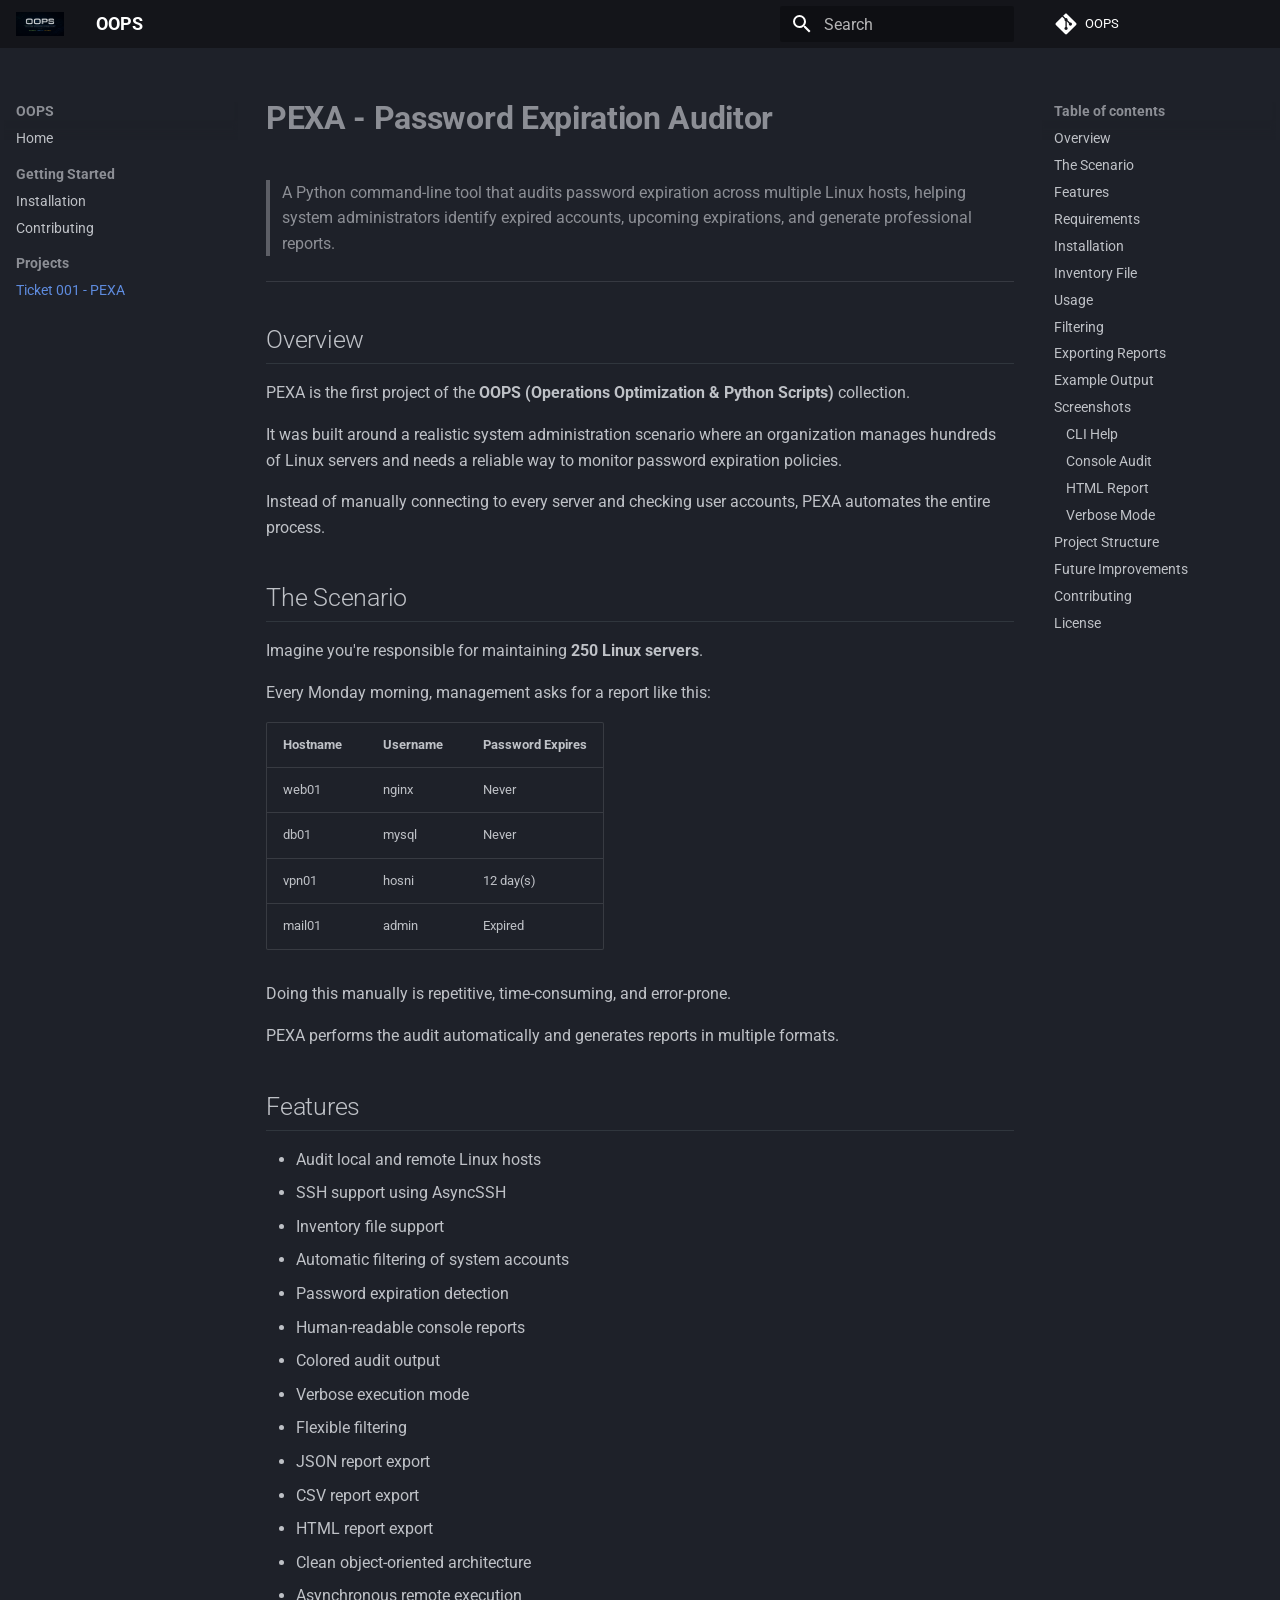
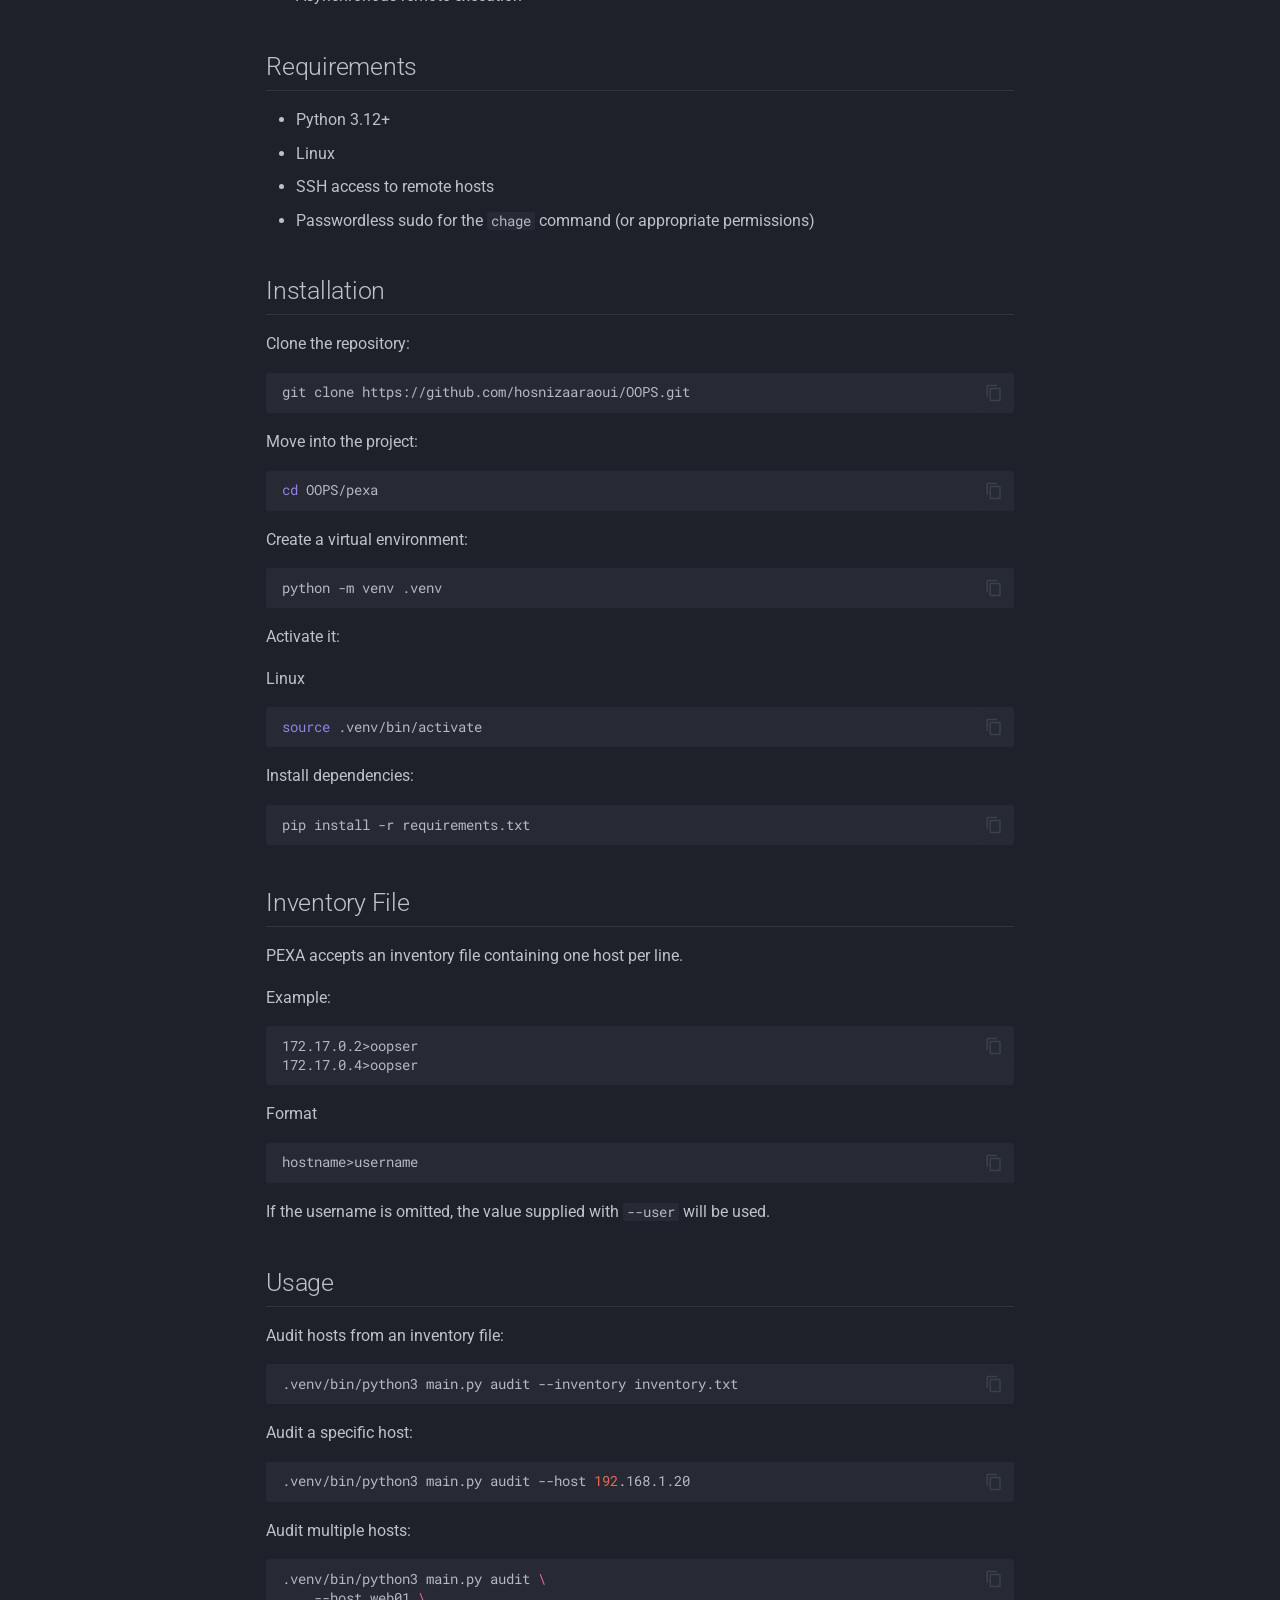
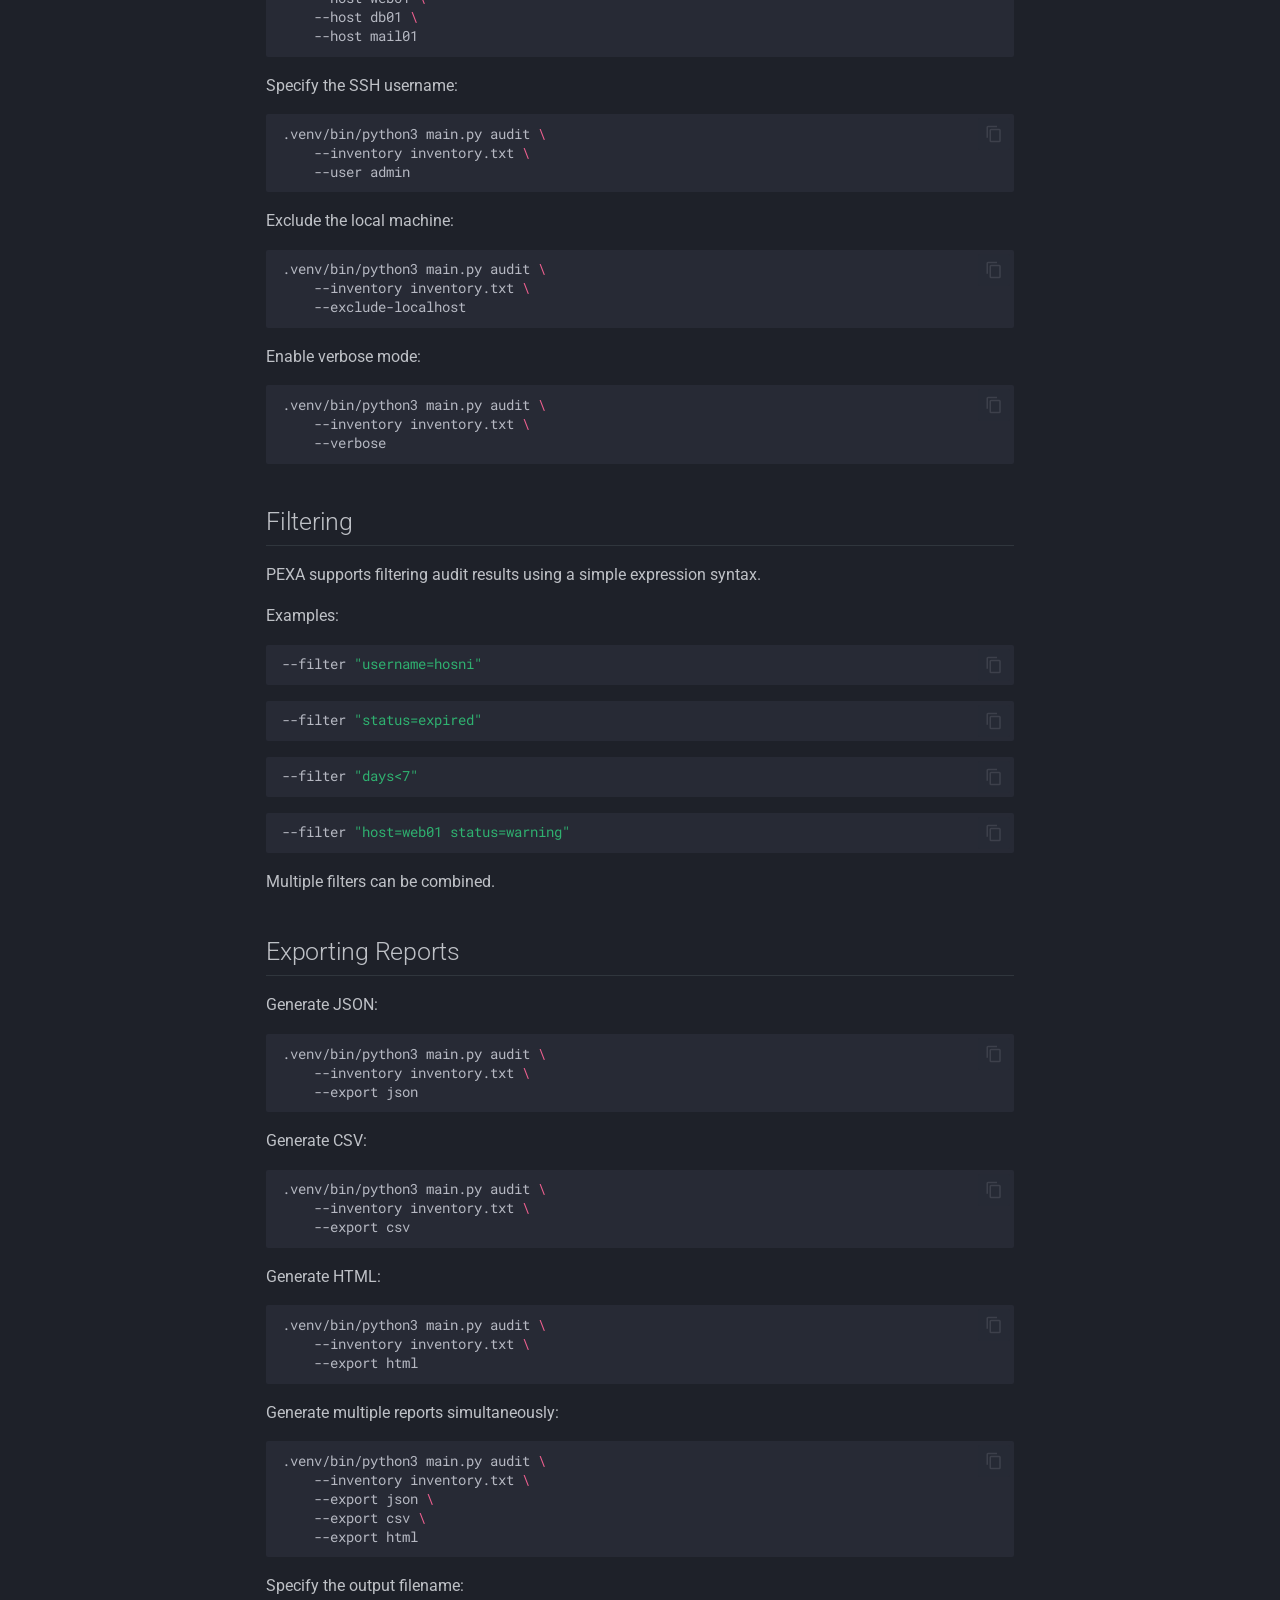
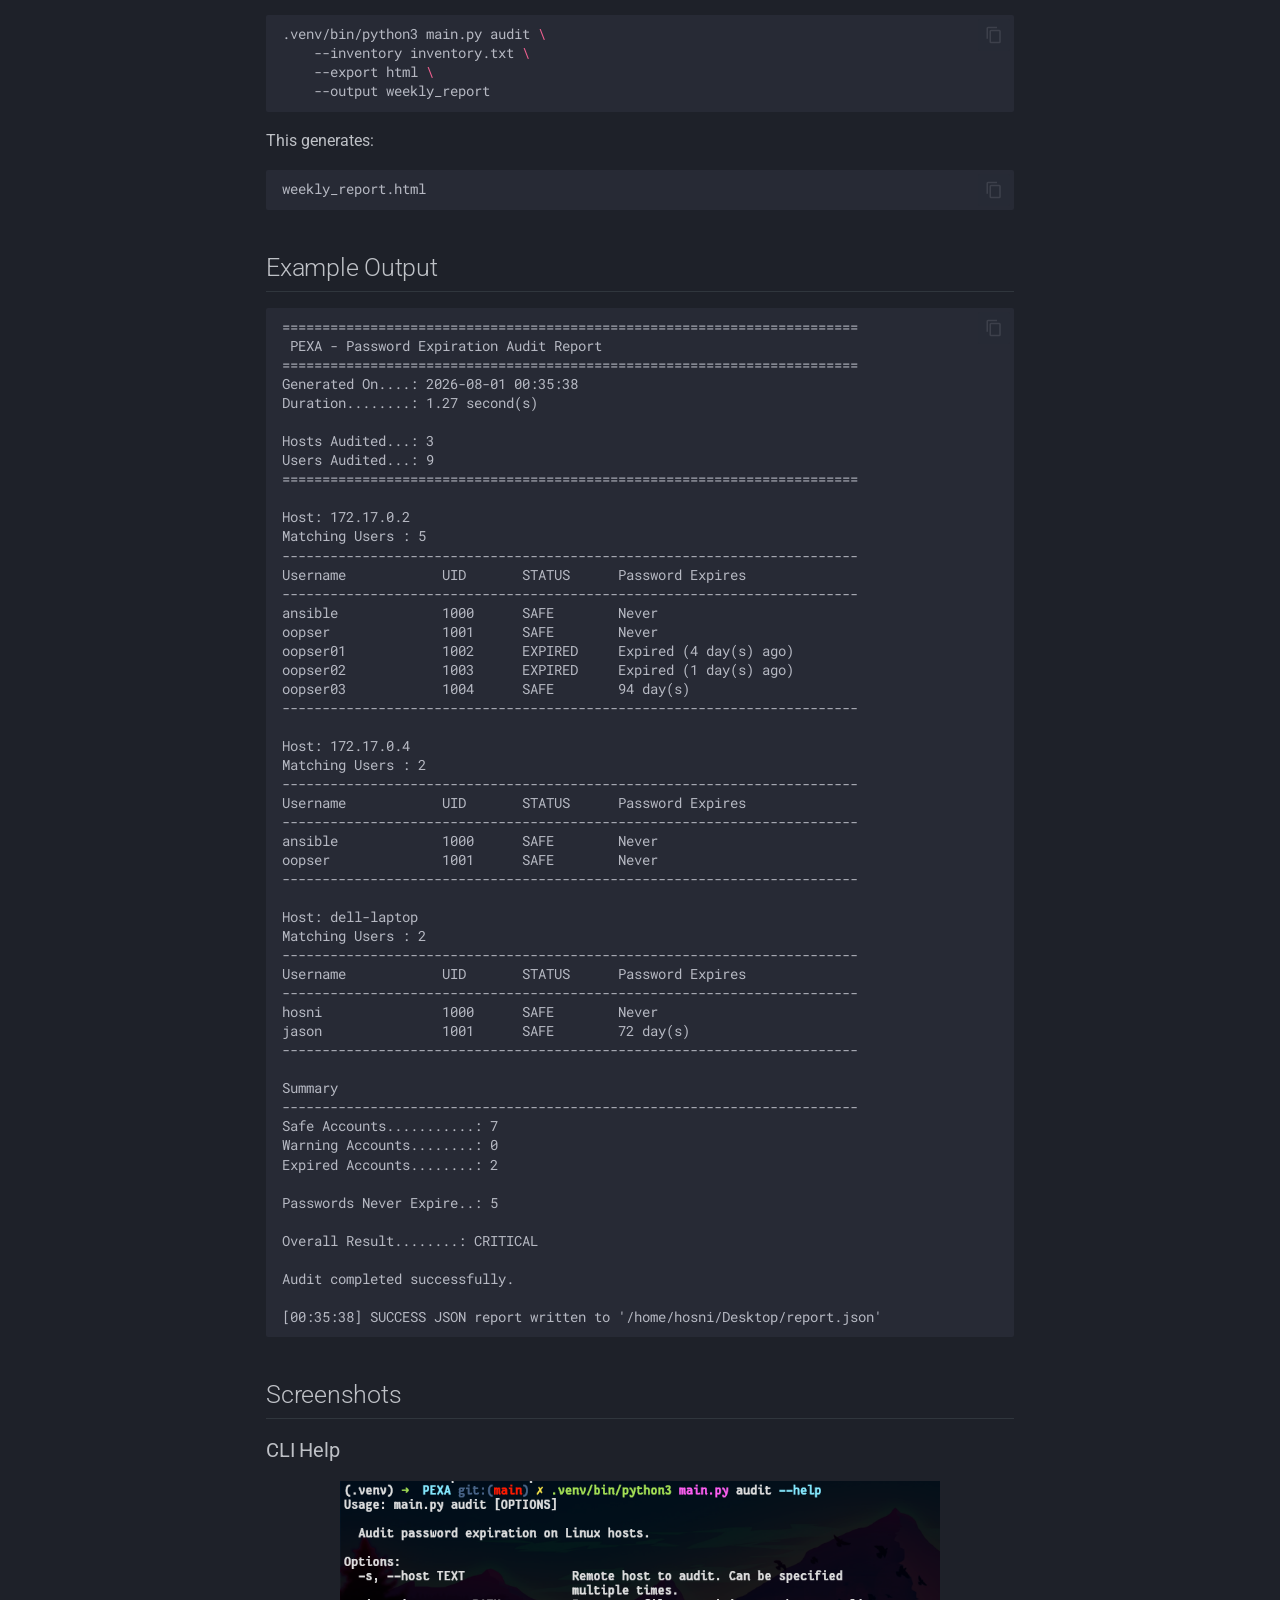
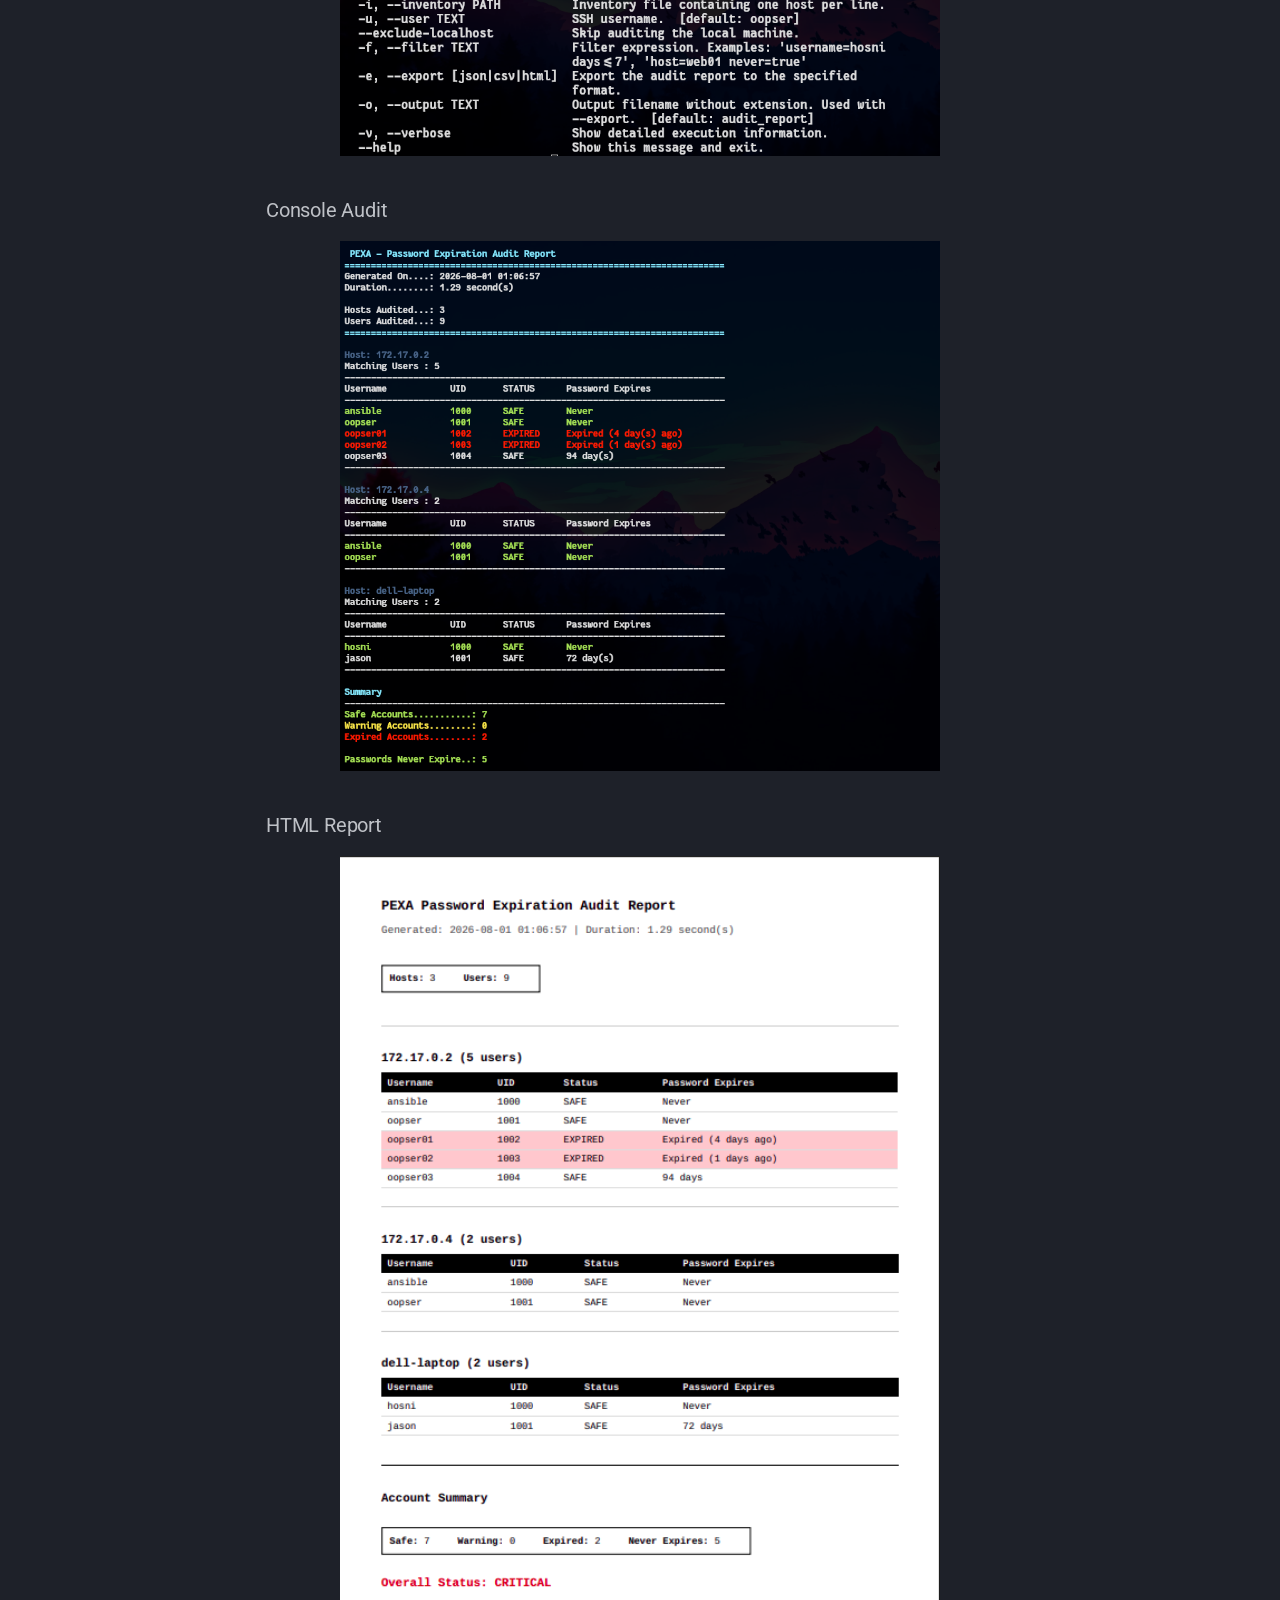
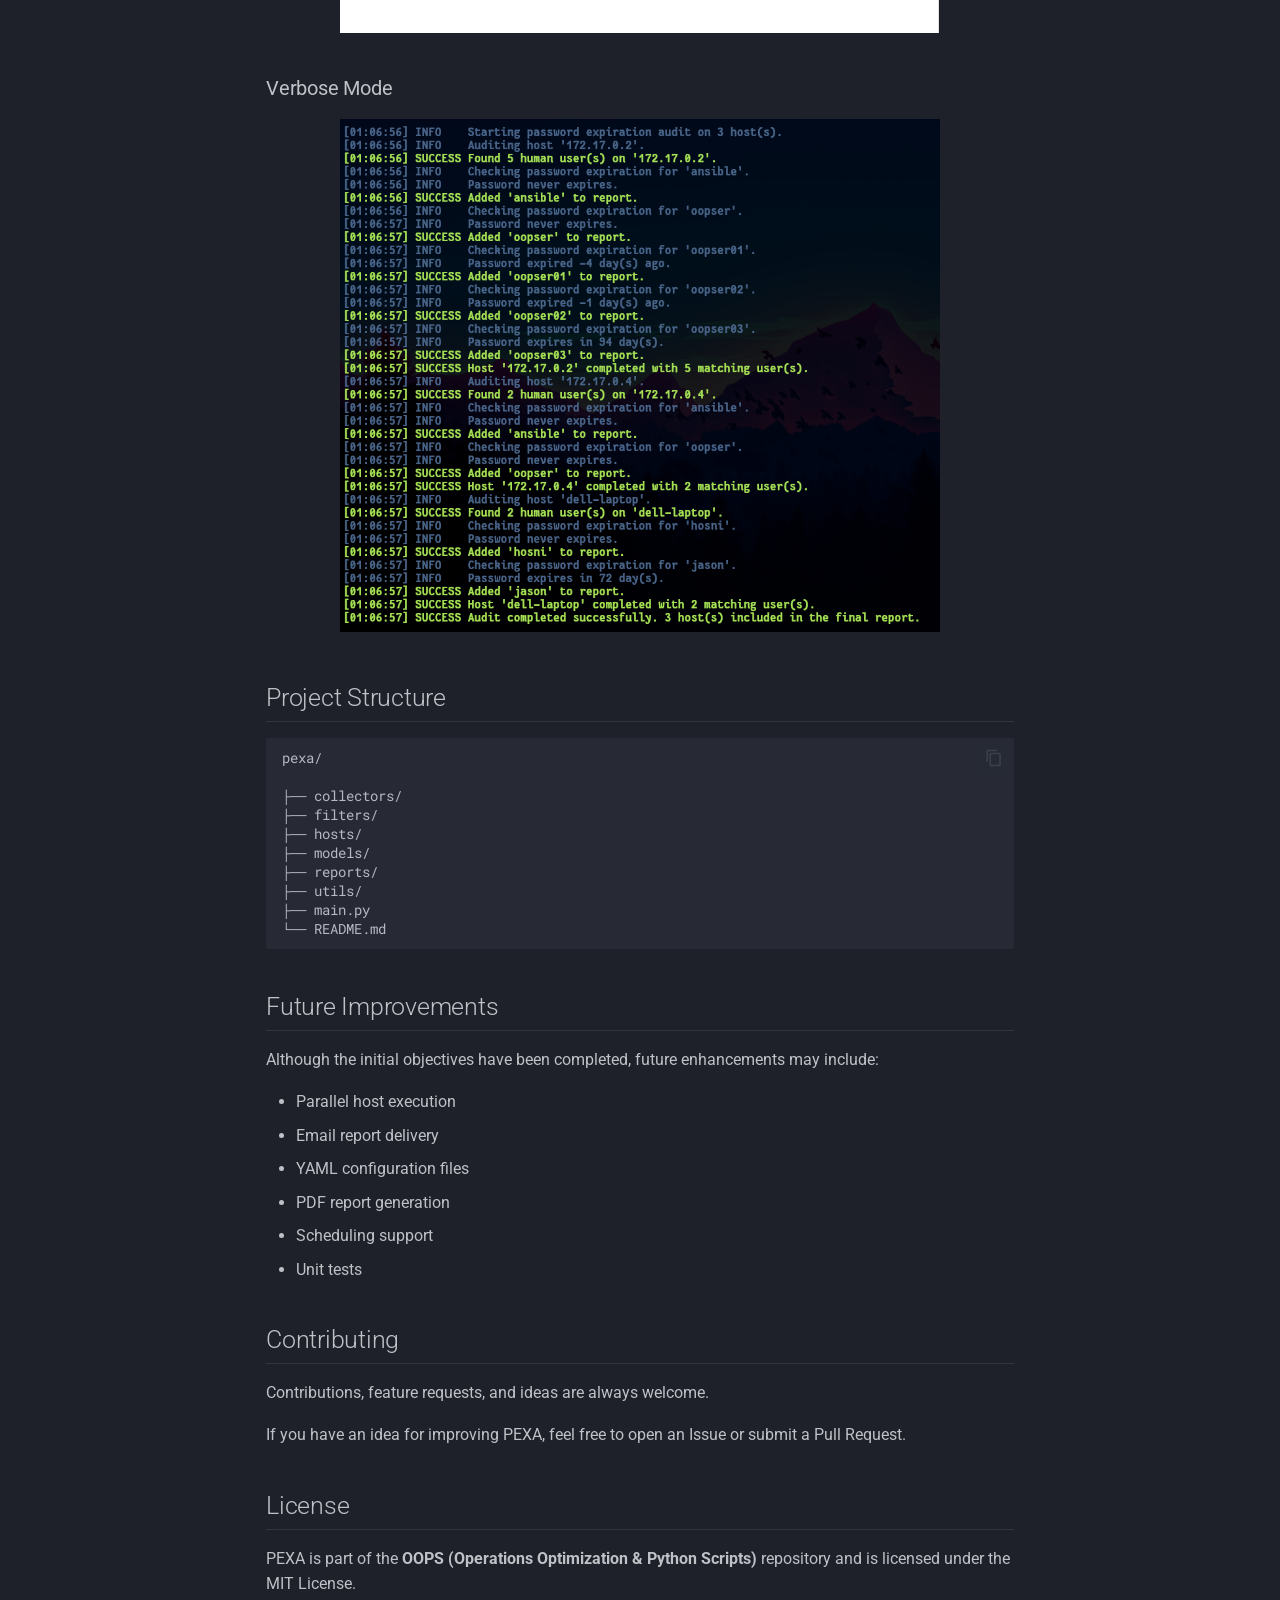
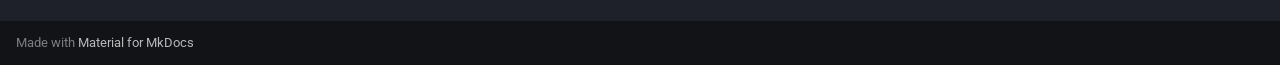
<file: projects/pexa/index.html>
<!doctype html>
<html lang="en" class="no-js">
  <head>
    
      <meta charset="utf-8">
      <meta name="viewport" content="width=device-width,initial-scale=1">
      
        <meta name="description" content="Operations Optimization & Python Scripts">
      
      
        <meta name="author" content="Hosni Zaaraoui">
      
      
      
        <link rel="prev" href="../../contributing/">
      
      
      
        
      
      
      <link rel="icon" href="../../assets/favicon.png">
      <meta name="generator" content="mkdocs-1.6.1, mkdocs-material-9.7.7">
    
    
      
        <title>Ticket 001 - PEXA - OOPS</title>
      
    
    
      <link rel="stylesheet" href="../../assets/stylesheets/main.ec1eaa64.min.css">
      
        
        <link rel="stylesheet" href="../../assets/stylesheets/palette.ab4e12ef.min.css">
      
      


    
    
      
    
    
      
        
        
        <link rel="preconnect" href="https://fonts.gstatic.com" crossorigin>
        <link rel="stylesheet" href="https://fonts.googleapis.com/css?family=Roboto:300,300i,400,400i,700,700i%7CRoboto+Mono:400,400i,700,700i&display=fallback">
        <style>:root{--md-text-font:"Roboto";--md-code-font:"Roboto Mono"}</style>
      
    
    
      <link rel="stylesheet" href="../../stylesheets/extra.css">
    
    <script>__md_scope=new URL("../..",location),__md_hash=e=>[...e].reduce(((e,_)=>(e<<5)-e+_.charCodeAt(0)),0),__md_get=(e,_=localStorage,t=__md_scope)=>JSON.parse(_.getItem(t.pathname+"."+e)),__md_set=(e,_,t=localStorage,a=__md_scope)=>{try{t.setItem(a.pathname+"."+e,JSON.stringify(_))}catch(e){}}</script>
    
      

    
    
  </head>
  
  
    
    
      
    
    
    
    
    <body dir="ltr" data-md-color-scheme="slate" data-md-color-primary="black" data-md-color-accent="green">
  
    
    <input class="md-toggle" data-md-toggle="drawer" type="checkbox" id="__drawer" autocomplete="off">
    <input class="md-toggle" data-md-toggle="search" type="checkbox" id="__search" autocomplete="off">
    <label class="md-overlay" for="__drawer"></label>
    <div data-md-component="skip">
      
        
        <a href="#pexa-password-expiration-auditor" class="md-skip">
          Skip to content
        </a>
      
    </div>
    <div data-md-component="announce">
      
    </div>
    
    
      

  

<header class="md-header md-header--shadow" data-md-component="header">
  <nav class="md-header__inner md-grid" aria-label="Header">
    <a href="../.." title="OOPS" class="md-header__button md-logo" aria-label="OOPS" data-md-component="logo">
      
  <img src="../../assets/oops_banner.png" alt="logo">

    </a>
    <label class="md-header__button md-icon" for="__drawer">
      
      <svg xmlns="http://www.w3.org/2000/svg" viewBox="0 0 24 24"><path d="M3 6h18v2H3zm0 5h18v2H3zm0 5h18v2H3z"/></svg>
    </label>
    <div class="md-header__title" data-md-component="header-title">
      <div class="md-header__ellipsis">
        <div class="md-header__topic">
          <span class="md-ellipsis">
            OOPS
          </span>
        </div>
        <div class="md-header__topic" data-md-component="header-topic">
          <span class="md-ellipsis">
            
              Ticket 001 - PEXA
            
          </span>
        </div>
      </div>
    </div>
    
      
        <form class="md-header__option" data-md-component="palette">
  
    
    
    
    <input class="md-option" data-md-color-media="" data-md-color-scheme="slate" data-md-color-primary="black" data-md-color-accent="green"  aria-hidden="true"  type="radio" name="__palette" id="__palette_0">
    
  
</form>
      
    
    
      <script>var palette=__md_get("__palette");if(palette&&palette.color){if("(prefers-color-scheme)"===palette.color.media){var media=matchMedia("(prefers-color-scheme: light)"),input=document.querySelector(media.matches?"[data-md-color-media='(prefers-color-scheme: light)']":"[data-md-color-media='(prefers-color-scheme: dark)']");palette.color.media=input.getAttribute("data-md-color-media"),palette.color.scheme=input.getAttribute("data-md-color-scheme"),palette.color.primary=input.getAttribute("data-md-color-primary"),palette.color.accent=input.getAttribute("data-md-color-accent")}for(var[key,value]of Object.entries(palette.color))document.body.setAttribute("data-md-color-"+key,value)}</script>
    
    
    
      
      
        <label class="md-header__button md-icon" for="__search">
          
          <svg xmlns="http://www.w3.org/2000/svg" viewBox="0 0 24 24"><path d="M9.5 3A6.5 6.5 0 0 1 16 9.5c0 1.61-.59 3.09-1.56 4.23l.27.27h.79l5 5-1.5 1.5-5-5v-.79l-.27-.27A6.52 6.52 0 0 1 9.5 16 6.5 6.5 0 0 1 3 9.5 6.5 6.5 0 0 1 9.5 3m0 2C7 5 5 7 5 9.5S7 14 9.5 14 14 12 14 9.5 12 5 9.5 5"/></svg>
        </label>
        <div class="md-search" data-md-component="search" role="dialog">
  <label class="md-search__overlay" for="__search"></label>
  <div class="md-search__inner" role="search">
    <form class="md-search__form" name="search">
      <input type="text" class="md-search__input" name="query" aria-label="Search" placeholder="Search" autocapitalize="off" autocorrect="off" autocomplete="off" spellcheck="false" data-md-component="search-query" required>
      <label class="md-search__icon md-icon" for="__search">
        
        <svg xmlns="http://www.w3.org/2000/svg" viewBox="0 0 24 24"><path d="M9.5 3A6.5 6.5 0 0 1 16 9.5c0 1.61-.59 3.09-1.56 4.23l.27.27h.79l5 5-1.5 1.5-5-5v-.79l-.27-.27A6.52 6.52 0 0 1 9.5 16 6.5 6.5 0 0 1 3 9.5 6.5 6.5 0 0 1 9.5 3m0 2C7 5 5 7 5 9.5S7 14 9.5 14 14 12 14 9.5 12 5 9.5 5"/></svg>
        
        <svg xmlns="http://www.w3.org/2000/svg" viewBox="0 0 24 24"><path d="M20 11v2H8l5.5 5.5-1.42 1.42L4.16 12l7.92-7.92L13.5 5.5 8 11z"/></svg>
      </label>
      <nav class="md-search__options" aria-label="Search">
        
        <button type="reset" class="md-search__icon md-icon" title="Clear" aria-label="Clear" tabindex="-1">
          
          <svg xmlns="http://www.w3.org/2000/svg" viewBox="0 0 24 24"><path d="M19 6.41 17.59 5 12 10.59 6.41 5 5 6.41 10.59 12 5 17.59 6.41 19 12 13.41 17.59 19 19 17.59 13.41 12z"/></svg>
        </button>
      </nav>
      
        <div class="md-search__suggest" data-md-component="search-suggest"></div>
      
    </form>
    <div class="md-search__output">
      <div class="md-search__scrollwrap" tabindex="0" data-md-scrollfix>
        <div class="md-search-result" data-md-component="search-result">
          <div class="md-search-result__meta">
            Initializing search
          </div>
          <ol class="md-search-result__list" role="presentation"></ol>
        </div>
      </div>
    </div>
  </div>
</div>
      
    
    
      <div class="md-header__source">
        <a href="https://github.com/hosnizaaraoui/OOPS" title="Go to repository" class="md-source" data-md-component="source">
  <div class="md-source__icon md-icon">
    
    <svg xmlns="http://www.w3.org/2000/svg" viewBox="0 0 448 512"><!--! Font Awesome Free 7.1.0 by @fontawesome - https://fontawesome.com License - https://fontawesome.com/license/free (Icons: CC BY 4.0, Fonts: SIL OFL 1.1, Code: MIT License) Copyright 2025 Fonticons, Inc.--><path d="M439.6 236.1 244 40.5c-5.4-5.5-12.8-8.5-20.4-8.5s-15 3-20.4 8.4L162.5 81l51.5 51.5c27.1-9.1 52.7 16.8 43.4 43.7l49.7 49.7c34.2-11.8 61.2 31 35.5 56.7-26.5 26.5-70.2-2.9-56-37.3L240.3 199v121.9c25.3 12.5 22.3 41.8 9.1 55-6.4 6.4-15.2 10.1-24.3 10.1s-17.8-3.6-24.3-10.1c-17.6-17.6-11.1-46.9 11.2-56v-123c-20.8-8.5-24.6-30.7-18.6-45L142.6 101 8.5 235.1C3 240.6 0 247.9 0 255.5s3 15 8.5 20.4l195.6 195.7c5.4 5.4 12.7 8.4 20.4 8.4s15-3 20.4-8.4l194.7-194.7c5.4-5.4 8.4-12.8 8.4-20.4s-3-15-8.4-20.4"/></svg>
  </div>
  <div class="md-source__repository">
    OOPS
  </div>
</a>
      </div>
    
  </nav>
  
</header>
    
    <div class="md-container" data-md-component="container">
      
      
        
          
        
      
      <main class="md-main" data-md-component="main">
        <div class="md-main__inner md-grid">
          
            
              
              <div class="md-sidebar md-sidebar--primary" data-md-component="sidebar" data-md-type="navigation" >
                <div class="md-sidebar__scrollwrap">
                  <div class="md-sidebar__inner">
                    



<nav class="md-nav md-nav--primary" aria-label="Navigation" data-md-level="0">
  <label class="md-nav__title" for="__drawer">
    <a href="../.." title="OOPS" class="md-nav__button md-logo" aria-label="OOPS" data-md-component="logo">
      
  <img src="../../assets/oops_banner.png" alt="logo">

    </a>
    OOPS
  </label>
  
    <div class="md-nav__source">
      <a href="https://github.com/hosnizaaraoui/OOPS" title="Go to repository" class="md-source" data-md-component="source">
  <div class="md-source__icon md-icon">
    
    <svg xmlns="http://www.w3.org/2000/svg" viewBox="0 0 448 512"><!--! Font Awesome Free 7.1.0 by @fontawesome - https://fontawesome.com License - https://fontawesome.com/license/free (Icons: CC BY 4.0, Fonts: SIL OFL 1.1, Code: MIT License) Copyright 2025 Fonticons, Inc.--><path d="M439.6 236.1 244 40.5c-5.4-5.5-12.8-8.5-20.4-8.5s-15 3-20.4 8.4L162.5 81l51.5 51.5c27.1-9.1 52.7 16.8 43.4 43.7l49.7 49.7c34.2-11.8 61.2 31 35.5 56.7-26.5 26.5-70.2-2.9-56-37.3L240.3 199v121.9c25.3 12.5 22.3 41.8 9.1 55-6.4 6.4-15.2 10.1-24.3 10.1s-17.8-3.6-24.3-10.1c-17.6-17.6-11.1-46.9 11.2-56v-123c-20.8-8.5-24.6-30.7-18.6-45L142.6 101 8.5 235.1C3 240.6 0 247.9 0 255.5s3 15 8.5 20.4l195.6 195.7c5.4 5.4 12.7 8.4 20.4 8.4s15-3 20.4-8.4l194.7-194.7c5.4-5.4 8.4-12.8 8.4-20.4s-3-15-8.4-20.4"/></svg>
  </div>
  <div class="md-source__repository">
    OOPS
  </div>
</a>
    </div>
  
  <ul class="md-nav__list" data-md-scrollfix>
    
      
      
  
  
  
  
    <li class="md-nav__item">
      <a href="../.." class="md-nav__link">
        
  
  
  <span class="md-ellipsis">
    
  
    Home
  

    
  </span>
  
  

      </a>
    </li>
  

    
      
      
  
  
  
  
    
    
    
    
      
        
        
      
    
    
    <li class="md-nav__item md-nav__item--section md-nav__item--nested">
      
        
        
          
        
        <input class="md-nav__toggle md-toggle md-toggle--indeterminate" type="checkbox" id="__nav_2" >
        
          
          <label class="md-nav__link" for="__nav_2" id="__nav_2_label" tabindex="">
            
  
  
  <span class="md-ellipsis">
    
  
    Getting Started
  

    
  </span>
  
  

            <span class="md-nav__icon md-icon"></span>
          </label>
        
        <nav class="md-nav" data-md-level="1" aria-labelledby="__nav_2_label" aria-expanded="false">
          <label class="md-nav__title" for="__nav_2">
            <span class="md-nav__icon md-icon"></span>
            
  
    Getting Started
  

          </label>
          <ul class="md-nav__list" data-md-scrollfix>
            
              
                
  
  
  
  
    <li class="md-nav__item">
      <a href="../../installation/" class="md-nav__link">
        
  
  
  <span class="md-ellipsis">
    
  
    Installation
  

    
  </span>
  
  

      </a>
    </li>
  

              
            
              
                
  
  
  
  
    <li class="md-nav__item">
      <a href="../../contributing/" class="md-nav__link">
        
  
  
  <span class="md-ellipsis">
    
  
    Contributing
  

    
  </span>
  
  

      </a>
    </li>
  

              
            
          </ul>
        </nav>
      
    </li>
  

    
      
      
  
  
    
  
  
  
    
    
    
    
      
        
        
      
    
    
    <li class="md-nav__item md-nav__item--active md-nav__item--section md-nav__item--nested">
      
        
        
        <input class="md-nav__toggle md-toggle " type="checkbox" id="__nav_3" checked>
        
          
          <label class="md-nav__link" for="__nav_3" id="__nav_3_label" tabindex="">
            
  
  
  <span class="md-ellipsis">
    
  
    Projects
  

    
  </span>
  
  

            <span class="md-nav__icon md-icon"></span>
          </label>
        
        <nav class="md-nav" data-md-level="1" aria-labelledby="__nav_3_label" aria-expanded="true">
          <label class="md-nav__title" for="__nav_3">
            <span class="md-nav__icon md-icon"></span>
            
  
    Projects
  

          </label>
          <ul class="md-nav__list" data-md-scrollfix>
            
              
                
  
  
    
  
  
  
    <li class="md-nav__item md-nav__item--active">
      
      <input class="md-nav__toggle md-toggle" type="checkbox" id="__toc">
      
      
        
      
      
        <label class="md-nav__link md-nav__link--active" for="__toc">
          
  
  
  <span class="md-ellipsis">
    
  
    Ticket 001 - PEXA
  

    
  </span>
  
  

          <span class="md-nav__icon md-icon"></span>
        </label>
      
      <a href="./" class="md-nav__link md-nav__link--active">
        
  
  
  <span class="md-ellipsis">
    
  
    Ticket 001 - PEXA
  

    
  </span>
  
  

      </a>
      
        

<nav class="md-nav md-nav--secondary" aria-label="Table of contents">
  
  
  
    
  
  
    <label class="md-nav__title" for="__toc">
      <span class="md-nav__icon md-icon"></span>
      Table of contents
    </label>
    <ul class="md-nav__list" data-md-component="toc" data-md-scrollfix>
      
        <li class="md-nav__item">
  <a href="#overview" class="md-nav__link">
    <span class="md-ellipsis">
      
        Overview
      
    </span>
  </a>
  
</li>
      
        <li class="md-nav__item">
  <a href="#the-scenario" class="md-nav__link">
    <span class="md-ellipsis">
      
        The Scenario
      
    </span>
  </a>
  
</li>
      
        <li class="md-nav__item">
  <a href="#features" class="md-nav__link">
    <span class="md-ellipsis">
      
        Features
      
    </span>
  </a>
  
</li>
      
        <li class="md-nav__item">
  <a href="#requirements" class="md-nav__link">
    <span class="md-ellipsis">
      
        Requirements
      
    </span>
  </a>
  
</li>
      
        <li class="md-nav__item">
  <a href="#installation" class="md-nav__link">
    <span class="md-ellipsis">
      
        Installation
      
    </span>
  </a>
  
</li>
      
        <li class="md-nav__item">
  <a href="#inventory-file" class="md-nav__link">
    <span class="md-ellipsis">
      
        Inventory File
      
    </span>
  </a>
  
</li>
      
        <li class="md-nav__item">
  <a href="#usage" class="md-nav__link">
    <span class="md-ellipsis">
      
        Usage
      
    </span>
  </a>
  
</li>
      
        <li class="md-nav__item">
  <a href="#filtering" class="md-nav__link">
    <span class="md-ellipsis">
      
        Filtering
      
    </span>
  </a>
  
</li>
      
        <li class="md-nav__item">
  <a href="#exporting-reports" class="md-nav__link">
    <span class="md-ellipsis">
      
        Exporting Reports
      
    </span>
  </a>
  
</li>
      
        <li class="md-nav__item">
  <a href="#example-output" class="md-nav__link">
    <span class="md-ellipsis">
      
        Example Output
      
    </span>
  </a>
  
</li>
      
        <li class="md-nav__item">
  <a href="#screenshots" class="md-nav__link">
    <span class="md-ellipsis">
      
        Screenshots
      
    </span>
  </a>
  
    <nav class="md-nav" aria-label="Screenshots">
      <ul class="md-nav__list">
        
          <li class="md-nav__item">
  <a href="#cli-help" class="md-nav__link">
    <span class="md-ellipsis">
      
        CLI Help
      
    </span>
  </a>
  
</li>
        
          <li class="md-nav__item">
  <a href="#console-audit" class="md-nav__link">
    <span class="md-ellipsis">
      
        Console Audit
      
    </span>
  </a>
  
</li>
        
          <li class="md-nav__item">
  <a href="#html-report" class="md-nav__link">
    <span class="md-ellipsis">
      
        HTML Report
      
    </span>
  </a>
  
</li>
        
          <li class="md-nav__item">
  <a href="#verbose-mode" class="md-nav__link">
    <span class="md-ellipsis">
      
        Verbose Mode
      
    </span>
  </a>
  
</li>
        
      </ul>
    </nav>
  
</li>
      
        <li class="md-nav__item">
  <a href="#project-structure" class="md-nav__link">
    <span class="md-ellipsis">
      
        Project Structure
      
    </span>
  </a>
  
</li>
      
        <li class="md-nav__item">
  <a href="#future-improvements" class="md-nav__link">
    <span class="md-ellipsis">
      
        Future Improvements
      
    </span>
  </a>
  
</li>
      
        <li class="md-nav__item">
  <a href="#contributing" class="md-nav__link">
    <span class="md-ellipsis">
      
        Contributing
      
    </span>
  </a>
  
</li>
      
        <li class="md-nav__item">
  <a href="#license" class="md-nav__link">
    <span class="md-ellipsis">
      
        License
      
    </span>
  </a>
  
</li>
      
    </ul>
  
</nav>
      
    </li>
  

              
            
          </ul>
        </nav>
      
    </li>
  

    
  </ul>
</nav>
                  </div>
                </div>
              </div>
            
            
              
              <div class="md-sidebar md-sidebar--secondary" data-md-component="sidebar" data-md-type="toc" >
                <div class="md-sidebar__scrollwrap">
                  <div class="md-sidebar__inner">
                    

<nav class="md-nav md-nav--secondary" aria-label="Table of contents">
  
  
  
    
  
  
    <label class="md-nav__title" for="__toc">
      <span class="md-nav__icon md-icon"></span>
      Table of contents
    </label>
    <ul class="md-nav__list" data-md-component="toc" data-md-scrollfix>
      
        <li class="md-nav__item">
  <a href="#overview" class="md-nav__link">
    <span class="md-ellipsis">
      
        Overview
      
    </span>
  </a>
  
</li>
      
        <li class="md-nav__item">
  <a href="#the-scenario" class="md-nav__link">
    <span class="md-ellipsis">
      
        The Scenario
      
    </span>
  </a>
  
</li>
      
        <li class="md-nav__item">
  <a href="#features" class="md-nav__link">
    <span class="md-ellipsis">
      
        Features
      
    </span>
  </a>
  
</li>
      
        <li class="md-nav__item">
  <a href="#requirements" class="md-nav__link">
    <span class="md-ellipsis">
      
        Requirements
      
    </span>
  </a>
  
</li>
      
        <li class="md-nav__item">
  <a href="#installation" class="md-nav__link">
    <span class="md-ellipsis">
      
        Installation
      
    </span>
  </a>
  
</li>
      
        <li class="md-nav__item">
  <a href="#inventory-file" class="md-nav__link">
    <span class="md-ellipsis">
      
        Inventory File
      
    </span>
  </a>
  
</li>
      
        <li class="md-nav__item">
  <a href="#usage" class="md-nav__link">
    <span class="md-ellipsis">
      
        Usage
      
    </span>
  </a>
  
</li>
      
        <li class="md-nav__item">
  <a href="#filtering" class="md-nav__link">
    <span class="md-ellipsis">
      
        Filtering
      
    </span>
  </a>
  
</li>
      
        <li class="md-nav__item">
  <a href="#exporting-reports" class="md-nav__link">
    <span class="md-ellipsis">
      
        Exporting Reports
      
    </span>
  </a>
  
</li>
      
        <li class="md-nav__item">
  <a href="#example-output" class="md-nav__link">
    <span class="md-ellipsis">
      
        Example Output
      
    </span>
  </a>
  
</li>
      
        <li class="md-nav__item">
  <a href="#screenshots" class="md-nav__link">
    <span class="md-ellipsis">
      
        Screenshots
      
    </span>
  </a>
  
    <nav class="md-nav" aria-label="Screenshots">
      <ul class="md-nav__list">
        
          <li class="md-nav__item">
  <a href="#cli-help" class="md-nav__link">
    <span class="md-ellipsis">
      
        CLI Help
      
    </span>
  </a>
  
</li>
        
          <li class="md-nav__item">
  <a href="#console-audit" class="md-nav__link">
    <span class="md-ellipsis">
      
        Console Audit
      
    </span>
  </a>
  
</li>
        
          <li class="md-nav__item">
  <a href="#html-report" class="md-nav__link">
    <span class="md-ellipsis">
      
        HTML Report
      
    </span>
  </a>
  
</li>
        
          <li class="md-nav__item">
  <a href="#verbose-mode" class="md-nav__link">
    <span class="md-ellipsis">
      
        Verbose Mode
      
    </span>
  </a>
  
</li>
        
      </ul>
    </nav>
  
</li>
      
        <li class="md-nav__item">
  <a href="#project-structure" class="md-nav__link">
    <span class="md-ellipsis">
      
        Project Structure
      
    </span>
  </a>
  
</li>
      
        <li class="md-nav__item">
  <a href="#future-improvements" class="md-nav__link">
    <span class="md-ellipsis">
      
        Future Improvements
      
    </span>
  </a>
  
</li>
      
        <li class="md-nav__item">
  <a href="#contributing" class="md-nav__link">
    <span class="md-ellipsis">
      
        Contributing
      
    </span>
  </a>
  
</li>
      
        <li class="md-nav__item">
  <a href="#license" class="md-nav__link">
    <span class="md-ellipsis">
      
        License
      
    </span>
  </a>
  
</li>
      
    </ul>
  
</nav>
                  </div>
                </div>
              </div>
            
          
          
            <div class="md-content" data-md-component="content">
              
              <article class="md-content__inner md-typeset">
                
                  


  
  


<h1 id="pexa-password-expiration-auditor">PEXA - Password Expiration Auditor<a class="headerlink" href="#pexa-password-expiration-auditor" title="Permanent link">&para;</a></h1>
<blockquote>
<p>A Python command-line tool that audits password expiration across multiple Linux hosts, helping system administrators identify expired accounts, upcoming expirations, and generate professional reports.</p>
</blockquote>
<hr />
<h2 id="overview">Overview<a class="headerlink" href="#overview" title="Permanent link">&para;</a></h2>
<p>PEXA is the first project of the <strong>OOPS (Operations Optimization &amp; Python Scripts)</strong> collection.</p>
<p>It was built around a realistic system administration scenario where an organization manages hundreds of Linux servers and needs a reliable way to monitor password expiration policies.</p>
<p>Instead of manually connecting to every server and checking user accounts, PEXA automates the entire process.</p>
<h2 id="the-scenario">The Scenario<a class="headerlink" href="#the-scenario" title="Permanent link">&para;</a></h2>
<p>Imagine you're responsible for maintaining <strong>250 Linux servers</strong>.</p>
<p>Every Monday morning, management asks for a report like this:</p>
<table>
<thead>
<tr>
<th>Hostname</th>
<th>Username</th>
<th>Password Expires</th>
</tr>
</thead>
<tbody>
<tr>
<td>web01</td>
<td>nginx</td>
<td>Never</td>
</tr>
<tr>
<td>db01</td>
<td>mysql</td>
<td>Never</td>
</tr>
<tr>
<td>vpn01</td>
<td>hosni</td>
<td>12 day(s)</td>
</tr>
<tr>
<td>mail01</td>
<td>admin</td>
<td>Expired</td>
</tr>
</tbody>
</table>
<p>Doing this manually is repetitive, time-consuming, and error-prone.</p>
<p>PEXA performs the audit automatically and generates reports in multiple formats.</p>
<h2 id="features">Features<a class="headerlink" href="#features" title="Permanent link">&para;</a></h2>
<ul>
<li>Audit local and remote Linux hosts</li>
<li>SSH support using AsyncSSH</li>
<li>Inventory file support</li>
<li>Automatic filtering of system accounts</li>
<li>Password expiration detection</li>
<li>Human-readable console reports</li>
<li>Colored audit output</li>
<li>Verbose execution mode</li>
<li>Flexible filtering</li>
<li>JSON report export</li>
<li>CSV report export</li>
<li>HTML report export</li>
<li>Clean object-oriented architecture</li>
<li>Asynchronous remote execution</li>
</ul>
<h2 id="requirements">Requirements<a class="headerlink" href="#requirements" title="Permanent link">&para;</a></h2>
<ul>
<li>Python 3.12+</li>
<li>Linux</li>
<li>SSH access to remote hosts</li>
<li>Passwordless sudo for the <code>chage</code> command (or appropriate permissions)</li>
</ul>
<h2 id="installation">Installation<a class="headerlink" href="#installation" title="Permanent link">&para;</a></h2>
<p>Clone the repository:</p>
<div class="highlight"><pre><span></span><code>git<span class="w"> </span>clone<span class="w"> </span>https://github.com/hosnizaaraoui/OOPS.git
</code></pre></div>
<p>Move into the project:</p>
<div class="highlight"><pre><span></span><code><span class="nb">cd</span><span class="w"> </span>OOPS/pexa
</code></pre></div>
<p>Create a virtual environment:</p>
<div class="highlight"><pre><span></span><code>python<span class="w"> </span>-m<span class="w"> </span>venv<span class="w"> </span>.venv
</code></pre></div>
<p>Activate it:</p>
<p>Linux</p>
<div class="highlight"><pre><span></span><code><span class="nb">source</span><span class="w"> </span>.venv/bin/activate
</code></pre></div>
<p>Install dependencies:</p>
<div class="highlight"><pre><span></span><code>pip<span class="w"> </span>install<span class="w"> </span>-r<span class="w"> </span>requirements.txt
</code></pre></div>
<h2 id="inventory-file">Inventory File<a class="headerlink" href="#inventory-file" title="Permanent link">&para;</a></h2>
<p>PEXA accepts an inventory file containing one host per line.</p>
<p>Example:</p>
<div class="highlight"><pre><span></span><code>172.17.0.2&gt;oopser
172.17.0.4&gt;oopser
</code></pre></div>
<p>Format</p>
<div class="highlight"><pre><span></span><code>hostname&gt;username
</code></pre></div>
<p>If the username is omitted, the value supplied with <code>--user</code> will be used.</p>
<h2 id="usage">Usage<a class="headerlink" href="#usage" title="Permanent link">&para;</a></h2>
<p>Audit hosts from an inventory file:</p>
<div class="highlight"><pre><span></span><code>.venv/bin/python3<span class="w"> </span>main.py<span class="w"> </span>audit<span class="w"> </span>--inventory<span class="w"> </span>inventory.txt
</code></pre></div>
<p>Audit a specific host:</p>
<div class="highlight"><pre><span></span><code>.venv/bin/python3<span class="w"> </span>main.py<span class="w"> </span>audit<span class="w"> </span>--host<span class="w"> </span><span class="m">192</span>.168.1.20
</code></pre></div>
<p>Audit multiple hosts:</p>
<div class="highlight"><pre><span></span><code>.venv/bin/python3<span class="w"> </span>main.py<span class="w"> </span>audit<span class="w"> </span><span class="se">\</span>
<span class="w">    </span>--host<span class="w"> </span>web01<span class="w"> </span><span class="se">\</span>
<span class="w">    </span>--host<span class="w"> </span>db01<span class="w"> </span><span class="se">\</span>
<span class="w">    </span>--host<span class="w"> </span>mail01
</code></pre></div>
<p>Specify the SSH username:</p>
<div class="highlight"><pre><span></span><code>.venv/bin/python3<span class="w"> </span>main.py<span class="w"> </span>audit<span class="w"> </span><span class="se">\</span>
<span class="w">    </span>--inventory<span class="w"> </span>inventory.txt<span class="w"> </span><span class="se">\</span>
<span class="w">    </span>--user<span class="w"> </span>admin
</code></pre></div>
<p>Exclude the local machine:</p>
<div class="highlight"><pre><span></span><code>.venv/bin/python3<span class="w"> </span>main.py<span class="w"> </span>audit<span class="w"> </span><span class="se">\</span>
<span class="w">    </span>--inventory<span class="w"> </span>inventory.txt<span class="w"> </span><span class="se">\</span>
<span class="w">    </span>--exclude-localhost
</code></pre></div>
<p>Enable verbose mode:</p>
<div class="highlight"><pre><span></span><code>.venv/bin/python3<span class="w"> </span>main.py<span class="w"> </span>audit<span class="w"> </span><span class="se">\</span>
<span class="w">    </span>--inventory<span class="w"> </span>inventory.txt<span class="w"> </span><span class="se">\</span>
<span class="w">    </span>--verbose
</code></pre></div>
<h2 id="filtering">Filtering<a class="headerlink" href="#filtering" title="Permanent link">&para;</a></h2>
<p>PEXA supports filtering audit results using a simple expression syntax.</p>
<p>Examples:</p>
<div class="highlight"><pre><span></span><code>--filter<span class="w"> </span><span class="s2">&quot;username=hosni&quot;</span>
</code></pre></div>
<div class="highlight"><pre><span></span><code>--filter<span class="w"> </span><span class="s2">&quot;status=expired&quot;</span>
</code></pre></div>
<div class="highlight"><pre><span></span><code>--filter<span class="w"> </span><span class="s2">&quot;days&lt;7&quot;</span>
</code></pre></div>
<div class="highlight"><pre><span></span><code>--filter<span class="w"> </span><span class="s2">&quot;host=web01 status=warning&quot;</span>
</code></pre></div>
<p>Multiple filters can be combined.</p>
<h2 id="exporting-reports">Exporting Reports<a class="headerlink" href="#exporting-reports" title="Permanent link">&para;</a></h2>
<p>Generate JSON:</p>
<div class="highlight"><pre><span></span><code>.venv/bin/python3<span class="w"> </span>main.py<span class="w"> </span>audit<span class="w"> </span><span class="se">\</span>
<span class="w">    </span>--inventory<span class="w"> </span>inventory.txt<span class="w"> </span><span class="se">\</span>
<span class="w">    </span>--export<span class="w"> </span>json
</code></pre></div>
<p>Generate CSV:</p>
<div class="highlight"><pre><span></span><code>.venv/bin/python3<span class="w"> </span>main.py<span class="w"> </span>audit<span class="w"> </span><span class="se">\</span>
<span class="w">    </span>--inventory<span class="w"> </span>inventory.txt<span class="w"> </span><span class="se">\</span>
<span class="w">    </span>--export<span class="w"> </span>csv
</code></pre></div>
<p>Generate HTML:</p>
<div class="highlight"><pre><span></span><code>.venv/bin/python3<span class="w"> </span>main.py<span class="w"> </span>audit<span class="w"> </span><span class="se">\</span>
<span class="w">    </span>--inventory<span class="w"> </span>inventory.txt<span class="w"> </span><span class="se">\</span>
<span class="w">    </span>--export<span class="w"> </span>html
</code></pre></div>
<p>Generate multiple reports simultaneously:</p>
<div class="highlight"><pre><span></span><code>.venv/bin/python3<span class="w"> </span>main.py<span class="w"> </span>audit<span class="w"> </span><span class="se">\</span>
<span class="w">    </span>--inventory<span class="w"> </span>inventory.txt<span class="w"> </span><span class="se">\</span>
<span class="w">    </span>--export<span class="w"> </span>json<span class="w"> </span><span class="se">\</span>
<span class="w">    </span>--export<span class="w"> </span>csv<span class="w"> </span><span class="se">\</span>
<span class="w">    </span>--export<span class="w"> </span>html
</code></pre></div>
<p>Specify the output filename:</p>
<div class="highlight"><pre><span></span><code>.venv/bin/python3<span class="w"> </span>main.py<span class="w"> </span>audit<span class="w"> </span><span class="se">\</span>
<span class="w">    </span>--inventory<span class="w"> </span>inventory.txt<span class="w"> </span><span class="se">\</span>
<span class="w">    </span>--export<span class="w"> </span>html<span class="w"> </span><span class="se">\</span>
<span class="w">    </span>--output<span class="w"> </span>weekly_report
</code></pre></div>
<p>This generates:</p>
<div class="highlight"><pre><span></span><code>weekly_report.html
</code></pre></div>
<h2 id="example-output">Example Output<a class="headerlink" href="#example-output" title="Permanent link">&para;</a></h2>
<div class="highlight"><pre><span></span><code>========================================================================
 PEXA - Password Expiration Audit Report
========================================================================
Generated On....: 2026-08-01 00:35:38
Duration........: 1.27 second(s)

Hosts Audited...: 3
Users Audited...: 9
========================================================================

Host: 172.17.0.2
Matching Users : 5
------------------------------------------------------------------------
Username            UID       STATUS      Password Expires
------------------------------------------------------------------------
ansible             1000      SAFE        Never
oopser              1001      SAFE        Never
oopser01            1002      EXPIRED     Expired (4 day(s) ago)
oopser02            1003      EXPIRED     Expired (1 day(s) ago)
oopser03            1004      SAFE        94 day(s)
------------------------------------------------------------------------

Host: 172.17.0.4
Matching Users : 2
------------------------------------------------------------------------
Username            UID       STATUS      Password Expires
------------------------------------------------------------------------
ansible             1000      SAFE        Never
oopser              1001      SAFE        Never
------------------------------------------------------------------------

Host: dell-laptop
Matching Users : 2
------------------------------------------------------------------------
Username            UID       STATUS      Password Expires
------------------------------------------------------------------------
hosni               1000      SAFE        Never
jason               1001      SAFE        72 day(s)
------------------------------------------------------------------------

Summary
------------------------------------------------------------------------
Safe Accounts...........: 7
Warning Accounts........: 0
Expired Accounts........: 2

Passwords Never Expire..: 5

Overall Result........: CRITICAL

Audit completed successfully.

[00:35:38] SUCCESS JSON report written to &#39;/home/hosni/Desktop/report.json&#39;
</code></pre></div>
<h2 id="screenshots">Screenshots<a class="headerlink" href="#screenshots" title="Permanent link">&para;</a></h2>
<h3 id="cli-help">CLI Help<a class="headerlink" href="#cli-help" title="Permanent link">&para;</a></h3>
<p style="text-align: center"><img alt="CLI" src="../../assets/screenshots/pexa/pexa-help.png" width="600" /></p>
<h3 id="console-audit">Console Audit<a class="headerlink" href="#console-audit" title="Permanent link">&para;</a></h3>
<p style="text-align: center"><img alt="Console" src="../../assets/screenshots/pexa/pexa-console.png" width="600" /></p>
<h3 id="html-report">HTML Report<a class="headerlink" href="#html-report" title="Permanent link">&para;</a></h3>
<p style="text-align: center"><img alt="HTML" src="../../assets/screenshots/pexa/pexa-html.png" width="600" /></p>
<h3 id="verbose-mode">Verbose Mode<a class="headerlink" href="#verbose-mode" title="Permanent link">&para;</a></h3>
<p style="text-align: center"><img alt="Verbose" src="../../assets/screenshots/pexa/pexa-verbose.png" width="600" /></p>
<h2 id="project-structure">Project Structure<a class="headerlink" href="#project-structure" title="Permanent link">&para;</a></h2>
<div class="highlight"><pre><span></span><code>pexa/

├── collectors/
├── filters/
├── hosts/
├── models/
├── reports/
├── utils/
├── main.py
└── README.md
</code></pre></div>
<h2 id="future-improvements">Future Improvements<a class="headerlink" href="#future-improvements" title="Permanent link">&para;</a></h2>
<p>Although the initial objectives have been completed, future enhancements may include:</p>
<ul>
<li>Parallel host execution</li>
<li>Email report delivery</li>
<li>YAML configuration files</li>
<li>PDF report generation</li>
<li>Scheduling support</li>
<li>Unit tests</li>
</ul>
<h2 id="contributing">Contributing<a class="headerlink" href="#contributing" title="Permanent link">&para;</a></h2>
<p>Contributions, feature requests, and ideas are always welcome.</p>
<p>If you have an idea for improving PEXA, feel free to open an Issue or submit a Pull Request.</p>
<h2 id="license">License<a class="headerlink" href="#license" title="Permanent link">&para;</a></h2>
<p>PEXA is part of the <strong>OOPS (Operations Optimization &amp; Python Scripts)</strong> repository and is licensed under the MIT License.</p>












                
              </article>
            </div>
          
          
<script>var target=document.getElementById(location.hash.slice(1));target&&target.name&&(target.checked=target.name.startsWith("__tabbed_"))</script>
        </div>
        
          <button type="button" class="md-top md-icon" data-md-component="top" hidden>
  
  <svg xmlns="http://www.w3.org/2000/svg" viewBox="0 0 24 24"><path d="M13 20h-2V8l-5.5 5.5-1.42-1.42L12 4.16l7.92 7.92-1.42 1.42L13 8z"/></svg>
  Back to top
</button>
        
      </main>
      
        <footer class="md-footer">
  
  <div class="md-footer-meta md-typeset">
    <div class="md-footer-meta__inner md-grid">
      <div class="md-copyright">
  
  
    Made with
    <a href="https://squidfunk.github.io/mkdocs-material/" target="_blank" rel="noopener">
      Material for MkDocs
    </a>
  
</div>
      
    </div>
  </div>
</footer>
      
    </div>
    <div class="md-dialog" data-md-component="dialog">
      <div class="md-dialog__inner md-typeset"></div>
    </div>
    
    
    
      
      
      <script id="__config" type="application/json">{"annotate": null, "base": "../..", "features": ["navigation.expand", "navigation.sections", "navigation.top", "navigation.instant", "search.highlight", "search.suggest", "content.code.copy", "content.code.annotate"], "search": "../../assets/javascripts/workers/search.2c215733.min.js", "tags": null, "translations": {"clipboard.copied": "Copied to clipboard", "clipboard.copy": "Copy to clipboard", "search.result.more.one": "1 more on this page", "search.result.more.other": "# more on this page", "search.result.none": "No matching documents", "search.result.one": "1 matching document", "search.result.other": "# matching documents", "search.result.placeholder": "Type to start searching", "search.result.term.missing": "Missing", "select.version": "Select version"}, "version": null}</script>
    
    
      <script src="../../assets/javascripts/bundle.d7400e89.min.js"></script>
      
    
  </body>
</html>
</file>
<file: stylesheets/extra.css>
.md-header {
    box-shadow: none;
}

.md-typeset h1 {
    font-weight: 700;
}

.md-typeset h2 {
    border-bottom: 1px solid #30363d;
    padding-bottom: .3rem;
}

.md-typeset table {
    width: 100%;
}

.md-grid {
    max-width: 1400px;
}
</file>
<file: assets/stylesheets/main.ec1eaa64.min.css>
@charset "UTF-8";html{-webkit-text-size-adjust:none;-moz-text-size-adjust:none;text-size-adjust:none;box-sizing:border-box}*,:after,:before{box-sizing:inherit}@media (prefers-reduced-motion){*,:after,:before{transition:none!important}}body{margin:0}a,button,input,label{-webkit-tap-highlight-color:transparent}a{color:inherit;text-decoration:none}hr{border:0;box-sizing:initial;display:block;height:.05rem;overflow:visible;padding:0}small{font-size:80%}sub,sup{line-height:1em}img{border-style:none}table{border-collapse:initial;border-spacing:0}td,th{font-weight:400;vertical-align:top}button{background:#0000;border:0;font-family:inherit;font-size:inherit;margin:0;padding:0}input{border:0;outline:none}:root{--md-primary-fg-color:#4051b5;--md-primary-fg-color--light:#5d6cc0;--md-primary-fg-color--dark:#303fa1;--md-primary-bg-color:#fff;--md-primary-bg-color--light:#ffffffb3;--md-accent-fg-color:#526cfe;--md-accent-fg-color--transparent:#526cfe1a;--md-accent-bg-color:#fff;--md-accent-bg-color--light:#ffffffb3}[data-md-color-scheme=default]{color-scheme:light}[data-md-color-scheme=default] img[src$="#gh-dark-mode-only"],[data-md-color-scheme=default] img[src$="#only-dark"]{display:none}:root,[data-md-color-scheme=default]{--md-hue:225deg;--md-default-fg-color:#000000de;--md-default-fg-color--light:#0000008a;--md-default-fg-color--lighter:#00000052;--md-default-fg-color--lightest:#00000012;--md-default-bg-color:#fff;--md-default-bg-color--light:#ffffffb3;--md-default-bg-color--lighter:#ffffff4d;--md-default-bg-color--lightest:#ffffff1f;--md-code-fg-color:#36464e;--md-code-bg-color:#f5f5f5;--md-code-bg-color--light:#f5f5f5b3;--md-code-bg-color--lighter:#f5f5f54d;--md-code-hl-color:#4287ff;--md-code-hl-color--light:#4287ff1a;--md-code-hl-number-color:#d52a2a;--md-code-hl-special-color:#db1457;--md-code-hl-function-color:#a846b9;--md-code-hl-constant-color:#6e59d9;--md-code-hl-keyword-color:#3f6ec6;--md-code-hl-string-color:#1c7d4d;--md-code-hl-name-color:var(--md-code-fg-color);--md-code-hl-operator-color:var(--md-default-fg-color--light);--md-code-hl-punctuation-color:var(--md-default-fg-color--light);--md-code-hl-comment-color:var(--md-default-fg-color--light);--md-code-hl-generic-color:var(--md-default-fg-color--light);--md-code-hl-variable-color:var(--md-default-fg-color--light);--md-typeset-color:var(--md-default-fg-color);--md-typeset-a-color:var(--md-primary-fg-color);--md-typeset-del-color:#f5503d26;--md-typeset-ins-color:#0bd57026;--md-typeset-kbd-color:#fafafa;--md-typeset-kbd-accent-color:#fff;--md-typeset-kbd-border-color:#b8b8b8;--md-typeset-mark-color:#ffff0080;--md-typeset-table-color:#0000001f;--md-typeset-table-color--light:rgba(0,0,0,.035);--md-admonition-fg-color:var(--md-default-fg-color);--md-admonition-bg-color:var(--md-default-bg-color);--md-warning-fg-color:#000000de;--md-warning-bg-color:#ff9;--md-footer-fg-color:#fff;--md-footer-fg-color--light:#ffffffb3;--md-footer-fg-color--lighter:#ffffff73;--md-footer-bg-color:#000000de;--md-footer-bg-color--dark:#00000052;--md-shadow-z1:0 0.2rem 0.5rem #0000000d,0 0 0.05rem #0000001a;--md-shadow-z2:0 0.2rem 0.5rem #0000001a,0 0 0.05rem #00000040;--md-shadow-z3:0 0.2rem 0.5rem #0003,0 0 0.05rem #00000059}.md-icon svg{fill:currentcolor;display:block;height:1.2rem;width:1.2rem}body{-webkit-font-smoothing:antialiased;-moz-osx-font-smoothing:grayscale;--md-text-font-family:var(--md-text-font,_),-apple-system,BlinkMacSystemFont,Helvetica,Arial,sans-serif;--md-code-font-family:var(--md-code-font,_),SFMono-Regular,Consolas,Menlo,monospace}aside,body,input{font-feature-settings:"kern","liga";color:var(--md-typeset-color);font-family:var(--md-text-font-family)}code,kbd,pre{font-feature-settings:"kern";font-family:var(--md-code-font-family)}:root{--md-typeset-table-sort-icon:url('data:image/svg+xml;charset=utf-8,<svg xmlns="http://www.w3.org/2000/svg" viewBox="0 0 24 24"><path d="m18 21-4-4h3V7h-3l4-4 4 4h-3v10h3M2 19v-2h10v2M2 13v-2h7v2M2 7V5h4v2z"/></svg>');--md-typeset-table-sort-icon--asc:url('data:image/svg+xml;charset=utf-8,<svg xmlns="http://www.w3.org/2000/svg" viewBox="0 0 24 24"><path d="M19 17h3l-4 4-4-4h3V3h2M2 17h10v2H2M6 5v2H2V5m0 6h7v2H2z"/></svg>');--md-typeset-table-sort-icon--desc:url('data:image/svg+xml;charset=utf-8,<svg xmlns="http://www.w3.org/2000/svg" viewBox="0 0 24 24"><path d="M19 7h3l-4-4-4 4h3v14h2M2 17h10v2H2M6 5v2H2V5m0 6h7v2H2z"/></svg>')}.md-typeset{-webkit-print-color-adjust:exact;color-adjust:exact;font-size:.8rem;line-height:1.6;overflow-wrap:break-word}@media print{.md-typeset{font-size:.68rem}}.md-typeset blockquote,.md-typeset dl,.md-typeset figure,.md-typeset ol,.md-typeset pre,.md-typeset ul{margin-bottom:1em;margin-top:1em}.md-typeset h1{color:var(--md-default-fg-color--light);font-size:2em;line-height:1.3;margin:0 0 1.25em}.md-typeset h1,.md-typeset h2{font-weight:300;letter-spacing:-.01em}.md-typeset h2{font-size:1.5625em;line-height:1.4;margin:1.6em 0 .64em}.md-typeset h3{font-size:1.25em;font-weight:400;letter-spacing:-.01em;line-height:1.5;margin:1.6em 0 .8em}.md-typeset h2+h3{margin-top:.8em}.md-typeset h4{font-weight:700;letter-spacing:-.01em;margin:1em 0}.md-typeset h5,.md-typeset h6{color:var(--md-default-fg-color--light);font-size:.8em;font-weight:700;letter-spacing:-.01em;margin:1.25em 0}.md-typeset h5{text-transform:uppercase}.md-typeset h5 code{text-transform:none}.md-typeset hr{border-bottom:.05rem solid var(--md-default-fg-color--lightest);display:flow-root;margin:1.5em 0}.md-typeset a{color:var(--md-typeset-a-color);word-break:break-word}.md-typeset a,.md-typeset a:before{transition:color 125ms}.md-typeset a:focus,.md-typeset a:hover{color:var(--md-accent-fg-color)}.md-typeset a:focus code,.md-typeset a:hover code{background-color:var(--md-accent-fg-color--transparent);color:var(--md-accent-fg-color)}.md-typeset a code{color:var(--md-typeset-a-color)}.md-typeset a.focus-visible{outline-color:var(--md-accent-fg-color);outline-offset:.2rem}.md-typeset code,.md-typeset kbd,.md-typeset pre{color:var(--md-code-fg-color);direction:ltr;font-variant-ligatures:none;transition:background-color 125ms}@media print{.md-typeset code,.md-typeset kbd,.md-typeset pre{white-space:pre-wrap}}.md-typeset code{background-color:var(--md-code-bg-color);border-radius:.1rem;-webkit-box-decoration-break:clone;box-decoration-break:clone;font-size:.85em;padding:0 .2941176471em;transition:color 125ms,background-color 125ms;word-break:break-word}.md-typeset code:not(.focus-visible){-webkit-tap-highlight-color:transparent;outline:none}.md-typeset pre{display:flow-root;line-height:1.4;position:relative}.md-typeset pre>code{-webkit-box-decoration-break:slice;box-decoration-break:slice;box-shadow:none;display:block;margin:0;outline-color:var(--md-accent-fg-color);overflow:auto;padding:.7720588235em 1.1764705882em;scrollbar-color:var(--md-default-fg-color--lighter) #0000;scrollbar-width:thin;touch-action:auto;word-break:normal}.md-typeset pre>code:hover{scrollbar-color:var(--md-accent-fg-color) #0000}.md-typeset pre>code::-webkit-scrollbar{height:.2rem;width:.2rem}.md-typeset pre>code::-webkit-scrollbar-thumb{background-color:var(--md-default-fg-color--lighter)}.md-typeset pre>code::-webkit-scrollbar-thumb:hover{background-color:var(--md-accent-fg-color)}.md-typeset kbd{background-color:var(--md-typeset-kbd-color);border-radius:.1rem;box-shadow:0 .1rem 0 .05rem var(--md-typeset-kbd-border-color),0 .1rem 0 var(--md-typeset-kbd-border-color),0 -.1rem .2rem var(--md-typeset-kbd-accent-color) inset;color:var(--md-default-fg-color);display:inline-block;font-size:.75em;padding:0 .6666666667em;vertical-align:text-top;word-break:break-word}.md-typeset mark{background-color:var(--md-typeset-mark-color);-webkit-box-decoration-break:clone;box-decoration-break:clone;color:inherit;word-break:break-word}.md-typeset abbr{cursor:help;text-decoration:none}.md-typeset [data-preview],.md-typeset abbr{border-bottom:.05rem dotted var(--md-default-fg-color--light)}.md-typeset small{opacity:.75}[dir=ltr] .md-typeset sub,[dir=ltr] .md-typeset sup{margin-left:.078125em}[dir=rtl] .md-typeset sub,[dir=rtl] .md-typeset sup{margin-right:.078125em}[dir=ltr] .md-typeset blockquote{padding-left:.6rem}[dir=rtl] .md-typeset blockquote{padding-right:.6rem}[dir=ltr] .md-typeset blockquote{border-left:.2rem solid var(--md-default-fg-color--lighter)}[dir=rtl] .md-typeset blockquote{border-right:.2rem solid var(--md-default-fg-color--lighter)}.md-typeset blockquote{color:var(--md-default-fg-color--light);margin-left:0;margin-right:0}.md-typeset ul{list-style-type:disc}.md-typeset ul[type]{list-style-type:revert-layer}[dir=ltr] .md-typeset ol,[dir=ltr] .md-typeset ul{margin-left:.625em}[dir=rtl] .md-typeset ol,[dir=rtl] .md-typeset ul{margin-right:.625em}.md-typeset ol,.md-typeset ul{padding:0}.md-typeset ol:not([hidden]),.md-typeset ul:not([hidden]){display:flow-root}.md-typeset ol ol,.md-typeset ul ol{list-style-type:lower-alpha}.md-typeset ol ol ol,.md-typeset ul ol ol{list-style-type:lower-roman}.md-typeset ol ol ol ol,.md-typeset ul ol ol ol{list-style-type:upper-alpha}.md-typeset ol ol ol ol ol,.md-typeset ul ol ol ol ol{list-style-type:upper-roman}.md-typeset ol[type],.md-typeset ul[type]{list-style-type:revert-layer}[dir=ltr] .md-typeset ol li,[dir=ltr] .md-typeset ul li{margin-left:1.25em}[dir=rtl] .md-typeset ol li,[dir=rtl] .md-typeset ul li{margin-right:1.25em}.md-typeset ol li,.md-typeset ul li{margin-bottom:.5em}.md-typeset ol li blockquote,.md-typeset ol li p,.md-typeset ul li blockquote,.md-typeset ul li p{margin:.5em 0}.md-typeset ol li:last-child,.md-typeset ul li:last-child{margin-bottom:0}[dir=ltr] .md-typeset ol li ol,[dir=ltr] .md-typeset ol li ul,[dir=ltr] .md-typeset ul li ol,[dir=ltr] .md-typeset ul li ul{margin-left:.625em}[dir=rtl] .md-typeset ol li ol,[dir=rtl] .md-typeset ol li ul,[dir=rtl] .md-typeset ul li ol,[dir=rtl] .md-typeset ul li ul{margin-right:.625em}.md-typeset ol li ol,.md-typeset ol li ul,.md-typeset ul li ol,.md-typeset ul li ul{margin-bottom:.5em;margin-top:.5em}[dir=ltr] .md-typeset dd{margin-left:1.875em}[dir=rtl] .md-typeset dd{margin-right:1.875em}.md-typeset dd{margin-bottom:1.5em;margin-top:1em}.md-typeset img,.md-typeset svg,.md-typeset video{height:auto;max-width:100%}.md-typeset img[align=left]{margin:1em 1em 1em 0}.md-typeset img[align=right]{margin:1em 0 1em 1em}.md-typeset img[align]:only-child{margin-top:0}.md-typeset figure{display:flow-root;margin:1em auto;max-width:100%;text-align:center;width:fit-content}.md-typeset figure img{display:block;margin:0 auto}.md-typeset figcaption{font-style:italic;margin:1em auto;max-width:24rem}.md-typeset iframe{max-width:100%}.md-typeset table:not([class]){background-color:var(--md-default-bg-color);border:.05rem solid var(--md-typeset-table-color);border-radius:.1rem;display:inline-block;font-size:.64rem;max-width:100%;overflow:auto;touch-action:auto}@media print{.md-typeset table:not([class]){display:table}}.md-typeset table:not([class])+*{margin-top:1.5em}.md-typeset table:not([class]) td>:first-child,.md-typeset table:not([class]) th>:first-child{margin-top:0}.md-typeset table:not([class]) td>:last-child,.md-typeset table:not([class]) th>:last-child{margin-bottom:0}.md-typeset table:not([class]) td:not([align]),.md-typeset table:not([class]) th:not([align]){text-align:left}[dir=rtl] .md-typeset table:not([class]) td:not([align]),[dir=rtl] .md-typeset table:not([class]) th:not([align]){text-align:right}.md-typeset table:not([class]) th{font-weight:700;min-width:5rem;padding:.9375em 1.25em;vertical-align:top}.md-typeset table:not([class]) td{border-top:.05rem solid var(--md-typeset-table-color);padding:.9375em 1.25em;vertical-align:top}.md-typeset table:not([class]) tbody tr{transition:background-color 125ms}.md-typeset table:not([class]) tbody tr:hover{background-color:var(--md-typeset-table-color--light);box-shadow:0 .05rem 0 var(--md-default-bg-color) inset}.md-typeset table:not([class]) a{word-break:normal}.md-typeset table th[role=columnheader]{cursor:pointer}[dir=ltr] .md-typeset table th[role=columnheader]:after{margin-left:.5em}[dir=rtl] .md-typeset table th[role=columnheader]:after{margin-right:.5em}.md-typeset table th[role=columnheader]:after{content:"";display:inline-block;height:1.2em;-webkit-mask-image:var(--md-typeset-table-sort-icon);mask-image:var(--md-typeset-table-sort-icon);-webkit-mask-repeat:no-repeat;mask-repeat:no-repeat;-webkit-mask-size:contain;mask-size:contain;transition:background-color 125ms;vertical-align:text-bottom;width:1.2em}.md-typeset table th[role=columnheader]:hover:after{background-color:var(--md-default-fg-color--lighter)}.md-typeset table th[role=columnheader][aria-sort=ascending]:after{background-color:var(--md-default-fg-color--light);-webkit-mask-image:var(--md-typeset-table-sort-icon--asc);mask-image:var(--md-typeset-table-sort-icon--asc)}.md-typeset table th[role=columnheader][aria-sort=descending]:after{background-color:var(--md-default-fg-color--light);-webkit-mask-image:var(--md-typeset-table-sort-icon--desc);mask-image:var(--md-typeset-table-sort-icon--desc)}.md-typeset__scrollwrap{margin:1em -.8rem;overflow-x:auto;touch-action:auto}.md-typeset__table{display:inline-block;margin-bottom:.5em;padding:0 .8rem}@media print{.md-typeset__table{display:block}}html .md-typeset__table table{display:table;margin:0;overflow:hidden;width:100%}@media screen and (max-width:44.984375em){.md-content__inner>pre{margin:1em -.8rem}.md-content__inner>pre code{border-radius:0}}.md-typeset .md-author{border-radius:100%;display:block;flex-shrink:0;height:1.6rem;overflow:hidden;position:relative;transition:color 125ms,transform 125ms;width:1.6rem}.md-typeset .md-author img{display:block}.md-typeset .md-author--more{background:var(--md-default-fg-color--lightest);color:var(--md-default-fg-color--lighter);font-size:.6rem;font-weight:700;line-height:1.6rem;text-align:center}.md-typeset .md-author--long{height:2.4rem;width:2.4rem}.md-typeset a.md-author{transform:scale(1)}.md-typeset a.md-author img{border-radius:100%;filter:grayscale(100%) opacity(75%);transition:filter 125ms}.md-typeset a.md-author:focus,.md-typeset a.md-author:hover{transform:scale(1.1);z-index:1}.md-typeset a.md-author:focus img,.md-typeset a.md-author:hover img{filter:grayscale(0)}.md-banner{background-color:var(--md-footer-bg-color);color:var(--md-footer-fg-color);overflow:auto}@media print{.md-banner{display:none}}.md-banner--warning{background-color:var(--md-warning-bg-color);color:var(--md-warning-fg-color)}.md-banner__inner{font-size:.7rem;margin:.6rem auto;padding:0 .8rem}[dir=ltr] .md-banner__button{float:right}[dir=rtl] .md-banner__button{float:left}.md-banner__button{color:inherit;cursor:pointer;transition:opacity .25s}.no-js .md-banner__button{display:none}.md-banner__button:hover{opacity:.7}html{font-size:125%;height:100%;overflow-x:hidden}@media screen and (min-width:100em){html{font-size:137.5%}}@media screen and (min-width:125em){html{font-size:150%}}body{background-color:var(--md-default-bg-color);display:flex;flex-direction:column;font-size:.5rem;min-height:100%;position:relative;width:100%}@media print{body{display:block}}@media screen and (max-width:59.984375em){body[data-md-scrolllock]{position:fixed}}.md-grid{margin-left:auto;margin-right:auto;max-width:61rem}.md-container{display:flex;flex-direction:column;flex-grow:1}@media print{.md-container{display:block}}.md-main{flex-grow:1}.md-main__inner{display:flex;height:100%;margin-top:1.5rem}.md-ellipsis{overflow:hidden;text-overflow:ellipsis}.md-toggle{display:none}.md-option{height:0;opacity:0;position:absolute;width:0}.md-option:checked+label:not([hidden]){display:block}.md-option.focus-visible+label{outline-color:var(--md-accent-fg-color);outline-style:auto}.md-skip{background-color:var(--md-default-fg-color);border-radius:.1rem;color:var(--md-default-bg-color);font-size:.64rem;margin:.5rem;opacity:0;outline-color:var(--md-accent-fg-color);padding:.3rem .5rem;position:fixed;transform:translateY(.4rem);z-index:-1}.md-skip:focus{opacity:1;transform:translateY(0);transition:transform .25s cubic-bezier(.4,0,.2,1),opacity 175ms 75ms;z-index:10}@page{margin:25mm}:root{--md-clipboard-icon:url('data:image/svg+xml;charset=utf-8,<svg xmlns="http://www.w3.org/2000/svg" viewBox="0 0 24 24"><path d="M19 21H8V7h11m0-2H8a2 2 0 0 0-2 2v14a2 2 0 0 0 2 2h11a2 2 0 0 0 2-2V7a2 2 0 0 0-2-2m-3-4H4a2 2 0 0 0-2 2v14h2V3h12z"/></svg>')}.md-clipboard{border-radius:.1rem;color:var(--md-default-fg-color--lightest);cursor:pointer;height:1.5em;outline-color:var(--md-accent-fg-color);outline-offset:.1rem;transition:color .25s;width:1.5em;z-index:1}@media print{.md-clipboard{display:none}}.md-clipboard:not(.focus-visible){-webkit-tap-highlight-color:transparent;outline:none}:hover>.md-clipboard{color:var(--md-default-fg-color--light)}.md-clipboard:focus,.md-clipboard:hover{color:var(--md-accent-fg-color)}.md-clipboard:after{background-color:currentcolor;content:"";display:block;height:1.125em;margin:0 auto;-webkit-mask-image:var(--md-clipboard-icon);mask-image:var(--md-clipboard-icon);-webkit-mask-position:center;mask-position:center;-webkit-mask-repeat:no-repeat;mask-repeat:no-repeat;-webkit-mask-size:contain;mask-size:contain;width:1.125em}.md-clipboard--inline{cursor:pointer}.md-clipboard--inline code{transition:color .25s,background-color .25s}.md-clipboard--inline:focus code,.md-clipboard--inline:hover code{background-color:var(--md-accent-fg-color--transparent);color:var(--md-accent-fg-color)}:root{--md-code-select-icon:url('data:image/svg+xml;charset=utf-8,<svg xmlns="http://www.w3.org/2000/svg" viewBox="0 0 24 24"><path d="M19 19h-4v2h4c1.1 0 2-.9 2-2v-4h-2m0-12h-4v2h4v4h2V5c0-1.1-.9-2-2-2M5 5h4V3H5c-1.1 0-2 .9-2 2v4h2m0 6H3v4c0 1.1.9 2 2 2h4v-2H5zm2-4h2v2H7zm4 0h2v2h-2zm4 0h2v2h-2zM7 7h2v2H7zm4 0h2v2h-2zm4 0h2v2h-2zm-8 8h2v2H7zm4 0h2v2h-2zm4 0h2v2h-2z"/></svg>');--md-code-copy-icon:url('data:image/svg+xml;charset=utf-8,<svg xmlns="http://www.w3.org/2000/svg" viewBox="0 0 24 24"><path d="M19 21H8V7h11m0-2H8a2 2 0 0 0-2 2v14a2 2 0 0 0 2 2h11a2 2 0 0 0 2-2V7a2 2 0 0 0-2-2m-3-4H4a2 2 0 0 0-2 2v14h2V3h12z"/></svg>')}.md-typeset .md-code__content{display:grid}.md-code__nav{background-color:var(--md-code-bg-color--lighter);border-radius:.1rem;display:flex;gap:.2rem;padding:.2rem;position:absolute;right:.25em;top:.25em;transition:background-color .25s;z-index:1}:hover>.md-code__nav{background-color:var(--md-code-bg-color--light)}.md-code__button{color:var(--md-default-fg-color--lightest);cursor:pointer;display:block;height:1.5em;outline-color:var(--md-accent-fg-color);outline-offset:.1rem;transition:color .25s;width:1.5em}:hover>*>.md-code__button{color:var(--md-default-fg-color--light)}.md-code__button.focus-visible,.md-code__button:hover{color:var(--md-accent-fg-color)}.md-code__button--active{color:var(--md-default-fg-color)!important}.md-code__button:after{background-color:currentcolor;content:"";display:block;height:1.125em;margin:0 auto;-webkit-mask-position:center;mask-position:center;-webkit-mask-repeat:no-repeat;mask-repeat:no-repeat;-webkit-mask-size:contain;mask-size:contain;width:1.125em}.md-code__button[data-md-type=select]:after{-webkit-mask-image:var(--md-code-select-icon);mask-image:var(--md-code-select-icon)}.md-code__button[data-md-type=copy]:after{-webkit-mask-image:var(--md-code-copy-icon);mask-image:var(--md-code-copy-icon)}@keyframes consent{0%{opacity:0;transform:translateY(100%)}to{opacity:1;transform:translateY(0)}}@keyframes overlay{0%{opacity:0}to{opacity:1}}.md-consent__overlay{animation:overlay .25s both;-webkit-backdrop-filter:blur(.1rem);backdrop-filter:blur(.1rem);background-color:#0000008a;height:100%;opacity:1;position:fixed;top:0;width:100%;z-index:5}.md-consent__inner{animation:consent .5s cubic-bezier(.1,.7,.1,1) both;background-color:var(--md-default-bg-color);border:0;border-radius:.1rem;bottom:0;box-shadow:0 0 .2rem #0000001a,0 .2rem .4rem #0003;max-height:100%;overflow:auto;padding:0;position:fixed;width:100%;z-index:5}.md-consent__form{padding:.8rem}.md-consent__settings{display:none;margin:1em 0}input:checked+.md-consent__settings{display:block}.md-consent__controls{margin-bottom:.8rem}.md-typeset .md-consent__controls .md-button{display:inline}@media screen and (max-width:44.984375em){.md-typeset .md-consent__controls .md-button{display:block;margin-top:.4rem;text-align:center;width:100%}}.md-consent label{cursor:pointer}.md-content{flex-grow:1;min-width:0}.md-content__inner{margin:0 .8rem 1.2rem;padding-top:.6rem}@media screen and (min-width:76.25em){[dir=ltr] .md-sidebar--primary:not([hidden])~.md-content>.md-content__inner{margin-left:1.2rem}[dir=ltr] .md-sidebar--secondary:not([hidden])~.md-content>.md-content__inner,[dir=rtl] .md-sidebar--primary:not([hidden])~.md-content>.md-content__inner{margin-right:1.2rem}[dir=rtl] .md-sidebar--secondary:not([hidden])~.md-content>.md-content__inner{margin-left:1.2rem}}.md-content__inner:before{content:"";display:block;height:.4rem}.md-content__inner>:last-child{margin-bottom:0}[dir=ltr] .md-content__button{float:right}[dir=rtl] .md-content__button{float:left}[dir=ltr] .md-content__button{margin-left:.4rem}[dir=rtl] .md-content__button{margin-right:.4rem}.md-content__button{margin:.4rem 0;padding:0}@media print{.md-content__button{display:none}}.md-typeset .md-content__button{color:var(--md-default-fg-color--lighter)}.md-content__button svg{display:inline;vertical-align:top}[dir=rtl] .md-content__button svg{transform:scaleX(-1)}[dir=ltr] .md-dialog{right:.8rem}[dir=rtl] .md-dialog{left:.8rem}.md-dialog{background-color:var(--md-default-fg-color);border-radius:.1rem;bottom:.8rem;box-shadow:var(--md-shadow-z3);min-width:11.1rem;opacity:0;padding:.4rem .6rem;pointer-events:none;position:fixed;transform:translateY(100%);transition:transform 0ms .4s,opacity .4s;z-index:4}@media print{.md-dialog{display:none}}.md-dialog--active{opacity:1;pointer-events:auto;transform:translateY(0);transition:transform .4s cubic-bezier(.075,.85,.175,1),opacity .4s}.md-dialog__inner{color:var(--md-default-bg-color);font-size:.7rem}.md-feedback{margin:2em 0 1em;text-align:center}.md-feedback fieldset{border:none;margin:0;padding:0}.md-feedback__title{font-weight:700;margin:1em auto}.md-feedback__inner{position:relative}.md-feedback__list{display:flex;flex-wrap:wrap;place-content:baseline center;position:relative}.md-feedback__list:hover .md-icon:not(:disabled){color:var(--md-default-fg-color--lighter)}:disabled .md-feedback__list{min-height:1.8rem}.md-feedback__icon{color:var(--md-default-fg-color--light);cursor:pointer;flex-shrink:0;margin:0 .1rem;transition:color 125ms}.md-feedback__icon:not(:disabled).md-icon:hover{color:var(--md-accent-fg-color)}.md-feedback__icon:disabled{color:var(--md-default-fg-color--lightest);pointer-events:none}.md-feedback__note{opacity:0;position:relative;transform:translateY(.4rem);transition:transform .4s cubic-bezier(.1,.7,.1,1),opacity .15s}.md-feedback__note>*{margin:0 auto;max-width:16rem}:disabled .md-feedback__note{opacity:1;transform:translateY(0)}@media print{.md-feedback{display:none}}.md-footer{background-color:var(--md-footer-bg-color);color:var(--md-footer-fg-color)}@media print{.md-footer{display:none}}.md-footer__inner{justify-content:space-between;overflow:auto;padding:.2rem}.md-footer__inner:not([hidden]){display:flex}.md-footer__link{align-items:end;display:flex;flex-grow:0.01;margin-bottom:.4rem;margin-top:1rem;max-width:100%;outline-color:var(--md-accent-fg-color);overflow:hidden;transition:opacity .25s}.md-footer__link:focus,.md-footer__link:hover{opacity:.7}[dir=rtl] .md-footer__link svg{transform:scaleX(-1)}@media screen and (max-width:44.984375em){.md-footer__link--prev{flex-shrink:0}.md-footer__link--prev .md-footer__title{display:none}}[dir=ltr] .md-footer__link--next{margin-left:auto}[dir=rtl] .md-footer__link--next{margin-right:auto}.md-footer__link--next{text-align:right}[dir=rtl] .md-footer__link--next{text-align:left}.md-footer__title{flex-grow:1;font-size:.9rem;margin-bottom:.7rem;max-width:calc(100% - 2.4rem);padding:0 1rem;white-space:nowrap}.md-footer__button{margin:.2rem;padding:.4rem}.md-footer__direction{font-size:.64rem;opacity:.7}.md-footer-meta{background-color:var(--md-footer-bg-color--dark)}.md-footer-meta__inner{display:flex;flex-wrap:wrap;justify-content:space-between;padding:.2rem}html .md-footer-meta.md-typeset a{color:var(--md-footer-fg-color--light)}html .md-footer-meta.md-typeset a:focus,html .md-footer-meta.md-typeset a:hover{color:var(--md-footer-fg-color)}.md-copyright{color:var(--md-footer-fg-color--lighter);font-size:.64rem;margin:auto .6rem;padding:.4rem 0;width:100%}@media screen and (min-width:45em){.md-copyright{width:auto}}.md-copyright__highlight{color:var(--md-footer-fg-color--light)}.md-social{display:inline-flex;gap:.2rem;margin:0 .4rem;padding:.2rem 0 .6rem}@media screen and (min-width:45em){.md-social{padding:.6rem 0}}.md-social__link{display:inline-block;height:1.6rem;text-align:center;width:1.6rem}.md-social__link:before{line-height:1.9}.md-social__link svg{fill:currentcolor;max-height:.8rem;vertical-align:-25%}.md-typeset .md-button{border:.1rem solid;border-radius:.1rem;color:var(--md-primary-fg-color);cursor:pointer;display:inline-block;font-weight:700;padding:.625em 2em;transition:color 125ms,background-color 125ms,border-color 125ms}.md-typeset .md-button--primary{background-color:var(--md-primary-fg-color);border-color:var(--md-primary-fg-color);color:var(--md-primary-bg-color)}.md-typeset .md-button:focus,.md-typeset .md-button:hover{background-color:var(--md-accent-fg-color);border-color:var(--md-accent-fg-color);color:var(--md-accent-bg-color)}[dir=ltr] .md-typeset .md-input{border-top-left-radius:.1rem}[dir=ltr] .md-typeset .md-input,[dir=rtl] .md-typeset .md-input{border-top-right-radius:.1rem}[dir=rtl] .md-typeset .md-input{border-top-left-radius:.1rem}.md-typeset .md-input{border-bottom:.1rem solid var(--md-default-fg-color--lighter);box-shadow:var(--md-shadow-z1);font-size:.8rem;height:1.8rem;padding:0 .6rem;transition:border .25s,box-shadow .25s}.md-typeset .md-input:focus,.md-typeset .md-input:hover{border-bottom-color:var(--md-accent-fg-color);box-shadow:var(--md-shadow-z2)}.md-typeset .md-input--stretch{width:100%}.md-header{background-color:var(--md-primary-fg-color);box-shadow:0 0 .2rem #0000,0 .2rem .4rem #0000;color:var(--md-primary-bg-color);display:block;left:0;position:sticky;right:0;top:0;z-index:4}@media print{.md-header{display:none}}.md-header[hidden]{transform:translateY(-100%);transition:transform .25s cubic-bezier(.8,0,.6,1),box-shadow .25s}.md-header--shadow{box-shadow:0 0 .2rem #0000001a,0 .2rem .4rem #0003;transition:transform .25s cubic-bezier(.1,.7,.1,1),box-shadow .25s}.md-header__inner{align-items:center;display:flex;padding:0 .2rem}.md-header__button{color:currentcolor;cursor:pointer;margin:.2rem;outline-color:var(--md-accent-fg-color);padding:.4rem;position:relative;transition:opacity .25s;vertical-align:middle;z-index:1}.md-header__button:hover{opacity:.7}.md-header__button:not([hidden]){display:inline-block}.md-header__button:not(.focus-visible){-webkit-tap-highlight-color:transparent;outline:none}.md-header__button.md-logo{margin:.2rem;padding:.4rem}@media screen and (max-width:76.234375em){.md-header__button.md-logo{display:none}}.md-header__button.md-logo img,.md-header__button.md-logo svg{fill:currentcolor;display:block;height:1.2rem;width:auto}@media screen and (min-width:60em){.md-header__button[for=__search]{display:none}}.no-js .md-header__button[for=__search]{display:none}[dir=rtl] .md-header__button[for=__search] svg{transform:scaleX(-1)}@media screen and (min-width:76.25em){.md-header__button[for=__drawer]{display:none}}.md-header__topic{display:flex;max-width:100%;position:absolute;transition:transform .4s cubic-bezier(.1,.7,.1,1),opacity .15s;white-space:nowrap}.md-header__topic+.md-header__topic{opacity:0;pointer-events:none;transform:translateX(1.25rem);transition:transform .4s cubic-bezier(1,.7,.1,.1),opacity .15s;z-index:-1}[dir=rtl] .md-header__topic+.md-header__topic{transform:translateX(-1.25rem)}.md-header__topic:first-child{font-weight:700}[dir=ltr] .md-header__title{margin-left:1rem;margin-right:.4rem}[dir=rtl] .md-header__title{margin-left:.4rem;margin-right:1rem}.md-header__title{flex-grow:1;font-size:.9rem;height:2.4rem;line-height:2.4rem}.md-header__title--active .md-header__topic{opacity:0;pointer-events:none;transform:translateX(-1.25rem);transition:transform .4s cubic-bezier(1,.7,.1,.1),opacity .15s;z-index:-1}[dir=rtl] .md-header__title--active .md-header__topic{transform:translateX(1.25rem)}.md-header__title--active .md-header__topic+.md-header__topic{opacity:1;pointer-events:auto;transform:translateX(0);transition:transform .4s cubic-bezier(.1,.7,.1,1),opacity .15s;z-index:0}.md-header__title>.md-header__ellipsis{height:100%;position:relative;width:100%}.md-header__option{display:flex;flex-shrink:0;max-width:100%;transition:max-width 0ms .25s,opacity .25s .25s;white-space:nowrap}[data-md-toggle=search]:checked~.md-header .md-header__option{max-width:0;opacity:0;transition:max-width 0ms,opacity 0ms}.md-header__option>input{bottom:0}.md-header__source{display:none}@media screen and (min-width:60em){[dir=ltr] .md-header__source{margin-left:1rem}[dir=rtl] .md-header__source{margin-right:1rem}.md-header__source{display:block;max-width:11.7rem;width:11.7rem}}@media screen and (min-width:76.25em){[dir=ltr] .md-header__source{margin-left:1.4rem}[dir=rtl] .md-header__source{margin-right:1.4rem}}.md-meta{color:var(--md-default-fg-color--light);font-size:.7rem;line-height:1.3}.md-meta__list{display:inline-flex;flex-wrap:wrap;list-style:none;margin:0;padding:0}.md-meta__item:not(:last-child):after{content:"·";margin-left:.2rem;margin-right:.2rem}.md-meta__link{color:var(--md-typeset-a-color)}.md-meta__link:focus,.md-meta__link:hover{color:var(--md-accent-fg-color)}.md-draft{background-color:#ff1744;border-radius:.125em;color:#fff;display:inline-block;font-weight:700;padding-left:.5714285714em;padding-right:.5714285714em}:root{--md-nav-icon--prev:url('data:image/svg+xml;charset=utf-8,<svg xmlns="http://www.w3.org/2000/svg" viewBox="0 0 24 24"><path d="M20 11v2H8l5.5 5.5-1.42 1.42L4.16 12l7.92-7.92L13.5 5.5 8 11z"/></svg>');--md-nav-icon--next:url('data:image/svg+xml;charset=utf-8,<svg xmlns="http://www.w3.org/2000/svg" viewBox="0 0 24 24"><path d="M8.59 16.58 13.17 12 8.59 7.41 10 6l6 6-6 6z"/></svg>');--md-toc-icon:url('data:image/svg+xml;charset=utf-8,<svg xmlns="http://www.w3.org/2000/svg" viewBox="0 0 24 24"><path d="M3 9h14V7H3zm0 4h14v-2H3zm0 4h14v-2H3zm16 0h2v-2h-2zm0-10v2h2V7zm0 6h2v-2h-2z"/></svg>')}.md-nav{font-size:.7rem;line-height:1.3}.md-nav__title{color:var(--md-default-fg-color--light);display:block;font-weight:700;overflow:hidden;padding:0 .6rem;text-overflow:ellipsis}.md-nav__title .md-nav__button{display:none}.md-nav__title .md-nav__button img{height:100%;width:auto}.md-nav__title .md-nav__button.md-logo img,.md-nav__title .md-nav__button.md-logo svg{fill:currentcolor;display:block;height:2.4rem;max-width:100%;object-fit:contain;width:auto}.md-nav__list{list-style:none;margin:0;padding:0}.md-nav__link{align-items:flex-start;display:flex;gap:.4rem;margin-top:.625em;scroll-snap-align:start;transition:color 125ms}.md-nav__link--passed,.md-nav__link--passed code{color:var(--md-default-fg-color--light)}.md-nav__item .md-nav__link--active,.md-nav__item .md-nav__link--active code{color:var(--md-typeset-a-color)}.md-nav__link .md-ellipsis{position:relative}.md-nav__link .md-ellipsis code{word-break:normal}[dir=ltr] .md-nav__link .md-icon:last-child{margin-left:auto}[dir=rtl] .md-nav__link .md-icon:last-child{margin-right:auto}.md-nav__link .md-typeset{font-size:.7rem;line-height:1.3}.md-nav__link svg{fill:currentcolor;flex-shrink:0;height:1.3em;position:relative}.md-nav__link[for]:focus,.md-nav__link[for]:hover,.md-nav__link[href]:focus,.md-nav__link[href]:hover{color:var(--md-accent-fg-color);cursor:pointer}.md-nav__link[for]:focus code,.md-nav__link[for]:hover code,.md-nav__link[href]:focus code,.md-nav__link[href]:hover code{background-color:var(--md-accent-fg-color--transparent);color:var(--md-accent-fg-color)}.md-nav__link.focus-visible{outline-color:var(--md-accent-fg-color);outline-offset:.2rem}.md-nav--primary .md-nav__link[for=__toc]{display:none}.md-nav--primary .md-nav__link[for=__toc] .md-icon:after{background-color:currentcolor;display:block;height:100%;-webkit-mask-image:var(--md-toc-icon);mask-image:var(--md-toc-icon);width:100%}.md-nav--primary .md-nav__link[for=__toc]~.md-nav{display:none}.md-nav__container>.md-nav__link{margin-top:0}.md-nav__container>.md-nav__link:first-child{flex-grow:1;min-width:0}.md-nav__icon{flex-shrink:0}.md-nav__source{display:none}@media screen and (max-width:76.234375em){.md-nav--primary,.md-nav--primary .md-nav{background-color:var(--md-default-bg-color);display:flex;flex-direction:column;height:100%;left:0;position:absolute;right:0;top:0;z-index:1}.md-nav--primary .md-nav__item,.md-nav--primary .md-nav__title{font-size:.8rem;line-height:1.5}.md-nav--primary .md-nav__title{background-color:var(--md-default-fg-color--lightest);color:var(--md-default-fg-color--light);cursor:pointer;height:5.6rem;line-height:2.4rem;padding:3rem .8rem .2rem;position:relative;white-space:nowrap}[dir=ltr] .md-nav--primary .md-nav__title .md-nav__icon{left:.4rem}[dir=rtl] .md-nav--primary .md-nav__title .md-nav__icon{right:.4rem}.md-nav--primary .md-nav__title .md-nav__icon{display:block;height:1.2rem;margin:.2rem;position:absolute;top:.4rem;width:1.2rem}.md-nav--primary .md-nav__title .md-nav__icon:after{background-color:currentcolor;content:"";display:block;height:100%;-webkit-mask-image:var(--md-nav-icon--prev);mask-image:var(--md-nav-icon--prev);-webkit-mask-position:center;mask-position:center;-webkit-mask-repeat:no-repeat;mask-repeat:no-repeat;-webkit-mask-size:contain;mask-size:contain;width:100%}.md-nav--primary .md-nav__title~.md-nav__list{background-color:var(--md-default-bg-color);box-shadow:0 .05rem 0 var(--md-default-fg-color--lightest) inset;overflow-y:auto;scroll-snap-type:y mandatory;touch-action:pan-y}.md-nav--primary .md-nav__title~.md-nav__list>:first-child{border-top:0}.md-nav--primary .md-nav__title[for=__drawer]{background-color:var(--md-primary-fg-color);color:var(--md-primary-bg-color);font-weight:700}.md-nav--primary .md-nav__title .md-logo{display:block;left:.2rem;margin:.2rem;padding:.4rem;position:absolute;right:.2rem;top:.2rem}.md-nav--primary .md-nav__list{flex:1}.md-nav--primary .md-nav__item{border-top:.05rem solid var(--md-default-fg-color--lightest)}.md-nav--primary .md-nav__item--active>.md-nav__link{color:var(--md-typeset-a-color)}.md-nav--primary .md-nav__item--active>.md-nav__link:focus,.md-nav--primary .md-nav__item--active>.md-nav__link:hover{color:var(--md-accent-fg-color)}.md-nav--primary .md-nav__link{margin-top:0;padding:.6rem .8rem}.md-nav--primary .md-nav__link svg{margin-top:.1em}.md-nav--primary .md-nav__link>.md-nav__link{padding:0}[dir=ltr] .md-nav--primary .md-nav__link .md-nav__icon{margin-right:-.2rem}[dir=rtl] .md-nav--primary .md-nav__link .md-nav__icon{margin-left:-.2rem}.md-nav--primary .md-nav__link .md-nav__icon{font-size:1.2rem;height:1.2rem;width:1.2rem}.md-nav--primary .md-nav__link .md-nav__icon:after{background-color:currentcolor;content:"";display:block;height:100%;-webkit-mask-image:var(--md-nav-icon--next);mask-image:var(--md-nav-icon--next);-webkit-mask-position:center;mask-position:center;-webkit-mask-repeat:no-repeat;mask-repeat:no-repeat;-webkit-mask-size:contain;mask-size:contain;width:100%}[dir=rtl] .md-nav--primary .md-nav__icon:after{transform:scale(-1)}.md-nav--primary .md-nav--secondary .md-nav{background-color:initial;position:static}[dir=ltr] .md-nav--primary .md-nav--secondary .md-nav .md-nav__link{padding-left:1.4rem}[dir=rtl] .md-nav--primary .md-nav--secondary .md-nav .md-nav__link{padding-right:1.4rem}[dir=ltr] .md-nav--primary .md-nav--secondary .md-nav .md-nav .md-nav__link{padding-left:2rem}[dir=rtl] .md-nav--primary .md-nav--secondary .md-nav .md-nav .md-nav__link{padding-right:2rem}[dir=ltr] .md-nav--primary .md-nav--secondary .md-nav .md-nav .md-nav .md-nav__link{padding-left:2.6rem}[dir=rtl] .md-nav--primary .md-nav--secondary .md-nav .md-nav .md-nav .md-nav__link{padding-right:2.6rem}[dir=ltr] .md-nav--primary .md-nav--secondary .md-nav .md-nav .md-nav .md-nav .md-nav__link{padding-left:3.2rem}[dir=rtl] .md-nav--primary .md-nav--secondary .md-nav .md-nav .md-nav .md-nav .md-nav__link{padding-right:3.2rem}.md-nav--secondary{background-color:initial}.md-nav__toggle~.md-nav{display:flex;opacity:0;transform:translateX(100%);transition:transform .25s cubic-bezier(.8,0,.6,1),opacity 125ms 50ms}[dir=rtl] .md-nav__toggle~.md-nav{transform:translateX(-100%)}.md-nav__toggle:checked~.md-nav{opacity:1;transform:translateX(0);transition:transform .25s cubic-bezier(.4,0,.2,1),opacity 125ms 125ms}.md-nav__toggle:checked~.md-nav>.md-nav__list{backface-visibility:hidden}}@media screen and (max-width:59.984375em){.md-nav--primary .md-nav__link[for=__toc]{display:flex}.md-nav--primary .md-nav__link[for=__toc] .md-icon:after{content:""}.md-nav--primary .md-nav__link[for=__toc]+.md-nav__link{display:none}.md-nav--primary .md-nav__link[for=__toc]~.md-nav{display:flex}.md-nav__source{background-color:var(--md-primary-fg-color--dark);color:var(--md-primary-bg-color);display:block;padding:0 .2rem}}@media screen and (min-width:60em) and (max-width:76.234375em){.md-nav--integrated .md-nav__link[for=__toc]{display:flex}.md-nav--integrated .md-nav__link[for=__toc] .md-icon:after{content:""}.md-nav--integrated .md-nav__link[for=__toc]+.md-nav__link{display:none}.md-nav--integrated .md-nav__link[for=__toc]~.md-nav{display:flex}}@media screen and (min-width:60em){.md-nav{margin-bottom:-.4rem}.md-nav--secondary .md-nav__title{background:var(--md-default-bg-color);box-shadow:0 0 .4rem .4rem var(--md-default-bg-color);position:sticky;top:0;z-index:1}.md-nav--secondary .md-nav__title[for=__toc]{scroll-snap-align:start}.md-nav--secondary .md-nav__title .md-nav__icon{display:none}[dir=ltr] .md-nav--secondary .md-nav__list{padding-left:.6rem}[dir=rtl] .md-nav--secondary .md-nav__list{padding-right:.6rem}.md-nav--secondary .md-nav__list{padding-bottom:.4rem}[dir=ltr] .md-nav--secondary .md-nav__item>.md-nav__link{margin-right:.4rem}[dir=rtl] .md-nav--secondary .md-nav__item>.md-nav__link{margin-left:.4rem}}@media screen and (min-width:76.25em){.md-nav{margin-bottom:-.4rem;transition:max-height .25s cubic-bezier(.86,0,.07,1)}.md-nav--primary .md-nav__title{background:var(--md-default-bg-color);box-shadow:0 0 .4rem .4rem var(--md-default-bg-color);position:sticky;top:0;z-index:1}.md-nav--primary .md-nav__title[for=__drawer]{scroll-snap-align:start}.md-nav--primary .md-nav__title .md-nav__icon{display:none}[dir=ltr] .md-nav--primary .md-nav__list{padding-left:.6rem}[dir=rtl] .md-nav--primary .md-nav__list{padding-right:.6rem}.md-nav--primary .md-nav__list{padding-bottom:.4rem}[dir=ltr] .md-nav--primary .md-nav__item>.md-nav__link{margin-right:.4rem}[dir=rtl] .md-nav--primary .md-nav__item>.md-nav__link{margin-left:.4rem}.md-nav__toggle~.md-nav{display:grid;grid-template-rows:minmax(.4rem,0fr);opacity:0;transition:grid-template-rows .25s cubic-bezier(.86,0,.07,1),opacity .25s,visibility 0ms .25s;visibility:collapse}.md-nav__toggle~.md-nav>.md-nav__list{overflow:hidden}.md-nav__toggle.md-toggle--indeterminate~.md-nav,.md-nav__toggle:checked~.md-nav{grid-template-rows:minmax(.4rem,1fr);opacity:1;transition:grid-template-rows .25s cubic-bezier(.86,0,.07,1),opacity .15s .1s,visibility 0ms;visibility:visible}.md-nav__toggle.md-toggle--indeterminate~.md-nav{transition:none}.md-nav__item--nested>.md-nav>.md-nav__title{display:none}.md-nav__item--section{display:block;margin:1.25em 0}.md-nav__item--section:last-child{margin-bottom:0}.md-nav__item--section>.md-nav__link{font-weight:700}.md-nav__item--section>.md-nav__link[for]{color:var(--md-default-fg-color--light)}.md-nav__item--section>.md-nav__link:not(.md-nav__container){pointer-events:none}.md-nav__item--section>.md-nav__link .md-icon,.md-nav__item--section>.md-nav__link>[for]{display:none}[dir=ltr] .md-nav__item--section>.md-nav{margin-left:-.6rem}[dir=rtl] .md-nav__item--section>.md-nav{margin-right:-.6rem}.md-nav__item--section>.md-nav{display:block;opacity:1;visibility:visible}.md-nav__item--section>.md-nav>.md-nav__list>.md-nav__item{padding:0}.md-nav__icon{border-radius:100%;height:.9rem;transition:background-color .25s;width:.9rem}.md-nav__icon:hover{background-color:var(--md-accent-fg-color--transparent)}.md-nav__icon:after{background-color:currentcolor;border-radius:100%;content:"";display:inline-block;height:100%;-webkit-mask-image:var(--md-nav-icon--next);mask-image:var(--md-nav-icon--next);-webkit-mask-position:center;mask-position:center;-webkit-mask-repeat:no-repeat;mask-repeat:no-repeat;-webkit-mask-size:contain;mask-size:contain;transition:transform .25s;vertical-align:-.1rem;width:100%}[dir=rtl] .md-nav__icon:after{transform:rotate(180deg)}.md-nav__item--nested .md-nav__toggle:checked~.md-nav__link .md-nav__icon:after,.md-nav__item--nested .md-toggle--indeterminate~.md-nav__link .md-nav__icon:after{transform:rotate(90deg)}.md-nav--lifted>.md-nav__list>.md-nav__item,.md-nav--lifted>.md-nav__title{display:none}.md-nav--lifted>.md-nav__list>.md-nav__item--active{display:block}.md-nav--lifted>.md-nav__list>.md-nav__item--active>.md-nav__link{background:var(--md-default-bg-color);box-shadow:0 0 .4rem .4rem var(--md-default-bg-color);margin-top:0;position:sticky;top:0;z-index:1}.md-nav--lifted>.md-nav__list>.md-nav__item--active>.md-nav__link:not(.md-nav__container){pointer-events:none}.md-nav--lifted>.md-nav__list>.md-nav__item--active.md-nav__item--section{margin:0}[dir=ltr] .md-nav--lifted>.md-nav__list>.md-nav__item>.md-nav:not(.md-nav--secondary){margin-left:-.6rem}[dir=rtl] .md-nav--lifted>.md-nav__list>.md-nav__item>.md-nav:not(.md-nav--secondary){margin-right:-.6rem}.md-nav--lifted>.md-nav__list>.md-nav__item>[for]{color:var(--md-default-fg-color--light)}.md-nav--lifted .md-nav[data-md-level="1"]{grid-template-rows:minmax(.4rem,1fr);opacity:1;visibility:visible}[dir=ltr] .md-nav--integrated>.md-nav__list>.md-nav__item--active .md-nav--secondary{border-left:.05rem solid var(--md-primary-fg-color)}[dir=rtl] .md-nav--integrated>.md-nav__list>.md-nav__item--active .md-nav--secondary{border-right:.05rem solid var(--md-primary-fg-color)}.md-nav--integrated>.md-nav__list>.md-nav__item--active .md-nav--secondary{display:block;margin-bottom:1.25em;opacity:1;visibility:visible}.md-nav--integrated>.md-nav__list>.md-nav__item--active .md-nav--secondary>.md-nav__list{overflow:visible;padding-bottom:0}.md-nav--integrated>.md-nav__list>.md-nav__item--active .md-nav--secondary>.md-nav__title{display:none}}.md-pagination{font-size:.8rem;font-weight:700;gap:.4rem}.md-pagination,.md-pagination>*{align-items:center;display:flex;justify-content:center}.md-pagination>*{border-radius:.2rem;height:1.8rem;min-width:1.8rem;text-align:center}.md-pagination__current{background-color:var(--md-default-fg-color--lightest);color:var(--md-default-fg-color--light)}.md-pagination__link{transition:color 125ms,background-color 125ms}.md-pagination__link:focus,.md-pagination__link:hover{background-color:var(--md-accent-fg-color--transparent);color:var(--md-accent-fg-color)}.md-pagination__link:focus svg,.md-pagination__link:hover svg{color:var(--md-accent-fg-color)}.md-pagination__link.focus-visible{outline-color:var(--md-accent-fg-color);outline-offset:.2rem}.md-pagination__link svg{fill:currentcolor;color:var(--md-default-fg-color--lighter);display:block;max-height:100%;width:1.2rem}:root{--md-path-icon:url('data:image/svg+xml;charset=utf-8,<svg xmlns="http://www.w3.org/2000/svg" viewBox="0 0 24 24"><path d="M8.59 16.58 13.17 12 8.59 7.41 10 6l6 6-6 6z"/></svg>')}.md-path{font-size:.7rem;margin:0 .8rem;overflow:auto;padding-top:1.2rem}.md-path:not([hidden]){display:block}@media screen and (min-width:76.25em){.md-path{margin:0 1.2rem}}.md-path__list{align-items:center;display:flex;gap:.2rem;list-style:none;margin:0;padding:0}.md-path__item:not(:first-child){display:inline-flex;gap:.2rem;white-space:nowrap}.md-path__item:not(:first-child):before{background-color:var(--md-default-fg-color--lighter);content:"";display:inline;height:.8rem;-webkit-mask-image:var(--md-path-icon);mask-image:var(--md-path-icon);width:.8rem}.md-path__link{align-items:center;color:var(--md-default-fg-color--light);display:flex}.md-path__link:focus,.md-path__link:hover{color:var(--md-accent-fg-color)}:root{--md-post-pin-icon:url('data:image/svg+xml;charset=utf-8,<svg xmlns="http://www.w3.org/2000/svg" viewBox="0 0 24 24"><path d="M16 12V4h1V2H7v2h1v8l-2 2v2h5.2v6h1.6v-6H18v-2z"/></svg>')}.md-post__back{border-bottom:.05rem solid var(--md-default-fg-color--lightest);margin-bottom:1.2rem;padding-bottom:1.2rem}@media screen and (max-width:76.234375em){.md-post__back{display:none}}[dir=rtl] .md-post__back svg{transform:scaleX(-1)}.md-post__authors{display:flex;flex-direction:column;gap:.6rem;margin:0 .6rem 1.2rem}.md-post .md-post__meta a{transition:color 125ms}.md-post .md-post__meta a:focus,.md-post .md-post__meta a:hover{color:var(--md-accent-fg-color)}.md-post__title{color:var(--md-default-fg-color--light);font-weight:700}.md-post--excerpt{margin-bottom:3.2rem}.md-post--excerpt .md-post__header{align-items:center;display:flex;gap:.6rem;min-height:1.6rem}.md-post--excerpt .md-post__authors{align-items:center;display:inline-flex;flex-direction:row;gap:.2rem;margin:0;min-height:2.4rem}[dir=ltr] .md-post--excerpt .md-post__meta .md-meta__list{margin-right:.4rem}[dir=rtl] .md-post--excerpt .md-post__meta .md-meta__list{margin-left:.4rem}.md-post--excerpt .md-post__content>:first-child{--md-scroll-margin:6rem;margin-top:0}.md-post>.md-nav--secondary{margin:1em 0}.md-pin{background:var(--md-default-fg-color--lightest);border-radius:1rem;margin-top:-.05rem;padding:.2rem}.md-pin:after{background-color:currentcolor;content:"";display:block;height:.6rem;margin:0 auto;-webkit-mask-image:var(--md-post-pin-icon);mask-image:var(--md-post-pin-icon);-webkit-mask-position:center;mask-position:center;-webkit-mask-repeat:no-repeat;mask-repeat:no-repeat;-webkit-mask-size:contain;mask-size:contain;width:.6rem}.md-profile{align-items:center;display:flex;font-size:.7rem;gap:.6rem;line-height:1.4;width:100%}.md-profile__description{flex-grow:1}.md-content--post{display:flex}@media screen and (max-width:76.234375em){.md-content--post{flex-flow:column-reverse}}.md-content--post>.md-content__inner{flex-grow:1;min-width:0}@media screen and (min-width:76.25em){[dir=ltr] .md-content--post>.md-content__inner{margin-left:1.2rem}[dir=rtl] .md-content--post>.md-content__inner{margin-right:1.2rem}}@media screen and (max-width:76.234375em){.md-sidebar.md-sidebar--post{padding:0;position:static;width:100%}.md-sidebar.md-sidebar--post .md-sidebar__scrollwrap{overflow:visible}.md-sidebar.md-sidebar--post .md-sidebar__inner{padding:0}.md-sidebar.md-sidebar--post .md-post__meta{margin-left:.6rem;margin-right:.6rem}.md-sidebar.md-sidebar--post .md-nav__item{border:none;display:inline}.md-sidebar.md-sidebar--post .md-nav__list{display:inline-flex;flex-wrap:wrap;gap:.6rem;padding-bottom:.6rem;padding-top:.6rem}.md-sidebar.md-sidebar--post .md-nav__link{padding:0}.md-sidebar.md-sidebar--post .md-nav{height:auto;margin-bottom:0;position:static}}:root{--md-progress-value:0;--md-progress-delay:400ms}.md-progress{background:var(--md-primary-bg-color);height:.075rem;opacity:min(clamp(0,var(--md-progress-value),1),clamp(0,100 - var(--md-progress-value),1));position:fixed;top:0;transform:scaleX(calc(var(--md-progress-value)*1%));transform-origin:left;transition:transform .5s cubic-bezier(.19,1,.22,1),opacity .25s var(--md-progress-delay);width:100%;z-index:4}:root{--md-search-result-icon:url('data:image/svg+xml;charset=utf-8,<svg xmlns="http://www.w3.org/2000/svg" viewBox="0 0 24 24"><path d="M14 2H6a2 2 0 0 0-2 2v16a2 2 0 0 0 2 2h7c-.41-.25-.8-.56-1.14-.9-.33-.33-.61-.7-.86-1.1H6V4h7v5h5v1.18c.71.16 1.39.43 2 .82V8zm6.31 16.9c1.33-2.11.69-4.9-1.4-6.22-2.11-1.33-4.91-.68-6.22 1.4-1.34 2.11-.69 4.89 1.4 6.22 1.46.93 3.32.93 4.79.02L22 23.39 23.39 22zm-3.81.1a2.5 2.5 0 0 1-2.5-2.5 2.5 2.5 0 0 1 2.5-2.5 2.5 2.5 0 0 1 2.5 2.5 2.5 2.5 0 0 1-2.5 2.5"/></svg>')}.md-search{position:relative}@media screen and (min-width:60em){.md-search{padding:.2rem 0}}.no-js .md-search{display:none}.md-search__overlay{opacity:0;z-index:1}@media screen and (max-width:59.984375em){[dir=ltr] .md-search__overlay{left:-2.2rem}[dir=rtl] .md-search__overlay{right:-2.2rem}.md-search__overlay{background-color:var(--md-default-bg-color);border-radius:1rem;height:2rem;overflow:hidden;pointer-events:none;position:absolute;top:-1rem;transform-origin:center;transition:transform .3s .1s,opacity .2s .2s;width:2rem}[data-md-toggle=search]:checked~.md-header .md-search__overlay{opacity:1;transition:transform .4s,opacity .1s}}@media screen and (min-width:60em){[dir=ltr] .md-search__overlay{left:0}[dir=rtl] .md-search__overlay{right:0}.md-search__overlay{background-color:#0000008a;cursor:pointer;height:0;position:fixed;top:0;transition:width 0ms .25s,height 0ms .25s,opacity .25s;width:0}[data-md-toggle=search]:checked~.md-header .md-search__overlay{height:200vh;opacity:1;transition:width 0ms,height 0ms,opacity .25s;width:100%}}@media screen and (max-width:29.984375em){[data-md-toggle=search]:checked~.md-header .md-search__overlay{transform:scale(45)}}@media screen and (min-width:30em) and (max-width:44.984375em){[data-md-toggle=search]:checked~.md-header .md-search__overlay{transform:scale(60)}}@media screen and (min-width:45em) and (max-width:59.984375em){[data-md-toggle=search]:checked~.md-header .md-search__overlay{transform:scale(75)}}.md-search__inner{backface-visibility:hidden}@media screen and (max-width:59.984375em){[dir=ltr] .md-search__inner{left:0}[dir=rtl] .md-search__inner{right:0}.md-search__inner{height:0;opacity:0;overflow:hidden;position:fixed;top:0;transform:translateX(5%);transition:width 0ms .3s,height 0ms .3s,transform .15s cubic-bezier(.4,0,.2,1) .15s,opacity .15s .15s;width:0;z-index:2}[dir=rtl] .md-search__inner{transform:translateX(-5%)}[data-md-toggle=search]:checked~.md-header .md-search__inner{height:100%;opacity:1;transform:translateX(0);transition:width 0ms 0ms,height 0ms 0ms,transform .15s cubic-bezier(.1,.7,.1,1) .15s,opacity .15s .15s;width:100%}}@media screen and (min-width:60em){[dir=ltr] .md-search__inner{float:right}[dir=rtl] .md-search__inner{float:left}.md-search__inner{padding:.1rem 0;position:relative;transition:width .25s cubic-bezier(.1,.7,.1,1);width:11.7rem}}@media screen and (min-width:60em) and (max-width:76.234375em){[data-md-toggle=search]:checked~.md-header .md-search__inner{width:23.4rem}}@media screen and (min-width:76.25em){[data-md-toggle=search]:checked~.md-header .md-search__inner{width:34.4rem}}.md-search__form{background-color:var(--md-default-bg-color);box-shadow:0 0 .6rem #0000;height:2.4rem;position:relative;transition:color .25s,background-color .25s;z-index:2}@media screen and (min-width:60em){.md-search__form{background-color:#00000042;border-radius:.1rem;height:1.8rem}.md-search__form:hover{background-color:#ffffff1f}}[data-md-toggle=search]:checked~.md-header .md-search__form{background-color:var(--md-default-bg-color);border-radius:.1rem .1rem 0 0;box-shadow:0 0 .6rem #00000012;color:var(--md-default-fg-color)}[dir=ltr] .md-search__input{padding-left:3.6rem;padding-right:2.2rem}[dir=rtl] .md-search__input{padding-left:2.2rem;padding-right:3.6rem}.md-search__input{background:#0000;font-size:.9rem;height:100%;position:relative;text-overflow:ellipsis;width:100%;z-index:2}.md-search__input::placeholder{transition:color .25s}.md-search__input::placeholder,.md-search__input~.md-search__icon{color:var(--md-default-fg-color--light)}.md-search__input::-ms-clear{display:none}@media screen and (max-width:59.984375em){.md-search__input{font-size:.9rem;height:2.4rem;width:100%}}@media screen and (min-width:60em){[dir=ltr] .md-search__input{padding-left:2.2rem}[dir=rtl] .md-search__input{padding-right:2.2rem}.md-search__input{color:inherit;font-size:.8rem}.md-search__input::placeholder{color:var(--md-primary-bg-color--light)}.md-search__input+.md-search__icon{color:var(--md-primary-bg-color)}[data-md-toggle=search]:checked~.md-header .md-search__input{text-overflow:clip}[data-md-toggle=search]:checked~.md-header .md-search__input+.md-search__icon{color:var(--md-default-fg-color--light)}[data-md-toggle=search]:checked~.md-header .md-search__input::placeholder{color:#0000}}.md-search__icon{cursor:pointer;display:inline-block;height:1.2rem;transition:color .25s,opacity .25s;width:1.2rem}.md-search__icon:hover{opacity:.7}[dir=ltr] .md-search__icon[for=__search]{left:.5rem}[dir=rtl] .md-search__icon[for=__search]{right:.5rem}.md-search__icon[for=__search]{position:absolute;top:.3rem;z-index:2}[dir=rtl] .md-search__icon[for=__search] svg{transform:scaleX(-1)}@media screen and (max-width:59.984375em){[dir=ltr] .md-search__icon[for=__search]{left:.8rem}[dir=rtl] .md-search__icon[for=__search]{right:.8rem}.md-search__icon[for=__search]{top:.6rem}.md-search__icon[for=__search] svg:first-child{display:none}}@media screen and (min-width:60em){.md-search__icon[for=__search]{pointer-events:none}.md-search__icon[for=__search] svg:last-child{display:none}}[dir=ltr] .md-search__options{right:.5rem}[dir=rtl] .md-search__options{left:.5rem}.md-search__options{pointer-events:none;position:absolute;top:.3rem;z-index:2}@media screen and (max-width:59.984375em){[dir=ltr] .md-search__options{right:.8rem}[dir=rtl] .md-search__options{left:.8rem}.md-search__options{top:.6rem}}[dir=ltr] .md-search__options>.md-icon{margin-left:.2rem}[dir=rtl] .md-search__options>.md-icon{margin-right:.2rem}.md-search__options>.md-icon{color:var(--md-default-fg-color--light);opacity:0;transform:scale(.75);transition:transform .15s cubic-bezier(.1,.7,.1,1),opacity .15s}.md-search__options>.md-icon:not(.focus-visible){-webkit-tap-highlight-color:transparent;outline:none}[data-md-toggle=search]:checked~.md-header .md-search__input:valid~.md-search__options>.md-icon{opacity:1;pointer-events:auto;transform:scale(1)}[data-md-toggle=search]:checked~.md-header .md-search__input:valid~.md-search__options>.md-icon:hover{opacity:.7}[dir=ltr] .md-search__suggest{padding-left:3.6rem;padding-right:2.2rem}[dir=rtl] .md-search__suggest{padding-left:2.2rem;padding-right:3.6rem}.md-search__suggest{align-items:center;color:var(--md-default-fg-color--lighter);display:flex;font-size:.9rem;height:100%;opacity:0;position:absolute;top:0;transition:opacity 50ms;white-space:pre;width:100%}@media screen and (min-width:60em){[dir=ltr] .md-search__suggest{padding-left:2.2rem}[dir=rtl] .md-search__suggest{padding-right:2.2rem}.md-search__suggest{font-size:.8rem}}[data-md-toggle=search]:checked~.md-header .md-search__suggest{opacity:1;transition:opacity .3s .1s}[dir=ltr] .md-search__output{border-bottom-left-radius:.1rem}[dir=ltr] .md-search__output,[dir=rtl] .md-search__output{border-bottom-right-radius:.1rem}[dir=rtl] .md-search__output{border-bottom-left-radius:.1rem}.md-search__output{overflow:hidden;position:absolute;width:100%;z-index:1}@media screen and (max-width:59.984375em){.md-search__output{bottom:0;top:2.4rem}}@media screen and (min-width:60em){.md-search__output{opacity:0;top:1.9rem;transition:opacity .4s}[data-md-toggle=search]:checked~.md-header .md-search__output{box-shadow:var(--md-shadow-z3);opacity:1}}.md-search__scrollwrap{backface-visibility:hidden;background-color:var(--md-default-bg-color);height:100%;overflow-y:auto;touch-action:pan-y}@media (-webkit-max-device-pixel-ratio:1),(max-resolution:1dppx){.md-search__scrollwrap{transform:translateZ(0)}}@media screen and (min-width:60em) and (max-width:76.234375em){.md-search__scrollwrap{width:23.4rem}}@media screen and (min-width:76.25em){.md-search__scrollwrap{width:34.4rem}}@media screen and (min-width:60em){.md-search__scrollwrap{max-height:0;scrollbar-color:var(--md-default-fg-color--lighter) #0000;scrollbar-width:thin}[data-md-toggle=search]:checked~.md-header .md-search__scrollwrap{max-height:75vh}.md-search__scrollwrap:hover{scrollbar-color:var(--md-accent-fg-color) #0000}.md-search__scrollwrap::-webkit-scrollbar{height:.2rem;width:.2rem}.md-search__scrollwrap::-webkit-scrollbar-thumb{background-color:var(--md-default-fg-color--lighter)}.md-search__scrollwrap::-webkit-scrollbar-thumb:hover{background-color:var(--md-accent-fg-color)}}.md-search-result{color:var(--md-default-fg-color);word-break:break-word}.md-search-result__meta{background-color:var(--md-default-fg-color--lightest);color:var(--md-default-fg-color--light);font-size:.64rem;line-height:1.8rem;padding:0 .8rem;scroll-snap-align:start}@media screen and (min-width:60em){[dir=ltr] .md-search-result__meta{padding-left:2.2rem}[dir=rtl] .md-search-result__meta{padding-right:2.2rem}}.md-search-result__list{list-style:none;margin:0;padding:0;-webkit-user-select:none;user-select:none}.md-search-result__item{box-shadow:0 -.05rem var(--md-default-fg-color--lightest)}.md-search-result__item:first-child{box-shadow:none}.md-search-result__link{display:block;outline:none;scroll-snap-align:start;transition:background-color .25s}.md-search-result__link:focus,.md-search-result__link:hover{background-color:var(--md-accent-fg-color--transparent)}.md-search-result__link:last-child p:last-child{margin-bottom:.6rem}.md-search-result__more>summary{cursor:pointer;display:block;outline:none;position:sticky;scroll-snap-align:start;top:0;z-index:1}.md-search-result__more>summary::marker{display:none}.md-search-result__more>summary::-webkit-details-marker{display:none}.md-search-result__more>summary>div{color:var(--md-typeset-a-color);font-size:.64rem;padding:.75em .8rem;transition:color .25s,background-color .25s}@media screen and (min-width:60em){[dir=ltr] .md-search-result__more>summary>div{padding-left:2.2rem}[dir=rtl] .md-search-result__more>summary>div{padding-right:2.2rem}}.md-search-result__more>summary:focus>div,.md-search-result__more>summary:hover>div{background-color:var(--md-accent-fg-color--transparent);color:var(--md-accent-fg-color)}.md-search-result__more[open]>summary{background-color:var(--md-default-bg-color)}.md-search-result__article{overflow:hidden;padding:0 .8rem;position:relative}@media screen and (min-width:60em){[dir=ltr] .md-search-result__article{padding-left:2.2rem}[dir=rtl] .md-search-result__article{padding-right:2.2rem}}[dir=ltr] .md-search-result__icon{left:0}[dir=rtl] .md-search-result__icon{right:0}.md-search-result__icon{color:var(--md-default-fg-color--light);height:1.2rem;margin:.5rem;position:absolute;width:1.2rem}@media screen and (max-width:59.984375em){.md-search-result__icon{display:none}}.md-search-result__icon:after{background-color:currentcolor;content:"";display:inline-block;height:100%;-webkit-mask-image:var(--md-search-result-icon);mask-image:var(--md-search-result-icon);-webkit-mask-position:center;mask-position:center;-webkit-mask-repeat:no-repeat;mask-repeat:no-repeat;-webkit-mask-size:contain;mask-size:contain;width:100%}[dir=rtl] .md-search-result__icon:after{transform:scaleX(-1)}.md-search-result .md-typeset{color:var(--md-default-fg-color--light);font-size:.64rem;line-height:1.6}.md-search-result .md-typeset h1{color:var(--md-default-fg-color);font-size:.8rem;font-weight:400;line-height:1.4;margin:.55rem 0}.md-search-result .md-typeset h1 mark{text-decoration:none}.md-search-result .md-typeset h2{color:var(--md-default-fg-color);font-size:.64rem;font-weight:700;line-height:1.6;margin:.5em 0}.md-search-result .md-typeset h2 mark{text-decoration:none}.md-search-result__terms{color:var(--md-default-fg-color);display:block;font-size:.64rem;font-style:italic;margin:.5em 0}.md-search-result mark{background-color:initial;color:var(--md-accent-fg-color);text-decoration:underline}.md-select{position:relative;z-index:1}.md-select__inner{background-color:var(--md-default-bg-color);border-radius:.1rem;box-shadow:var(--md-shadow-z2);color:var(--md-default-fg-color);left:50%;margin-top:.2rem;max-height:0;opacity:0;position:absolute;top:calc(100% - .2rem);transform:translate3d(-50%,.3rem,0);transition:transform .25s 375ms,opacity .25s .25s,max-height 0ms .5s}.md-select:focus-within .md-select__inner,.md-select:hover .md-select__inner{max-height:10rem;opacity:1;transform:translate3d(-50%,0,0);transition:transform .25s cubic-bezier(.1,.7,.1,1),opacity .25s,max-height 0ms}.md-select__inner:after{border-bottom:.2rem solid #0000;border-bottom-color:var(--md-default-bg-color);border-left:.2rem solid #0000;border-right:.2rem solid #0000;border-top:0;content:"";height:0;left:50%;margin-left:-.2rem;margin-top:-.2rem;position:absolute;top:0;width:0}.md-select__list{border-radius:.1rem;font-size:.8rem;list-style-type:none;margin:0;max-height:inherit;overflow:auto;padding:0}.md-select__item{line-height:1.8rem}[dir=ltr] .md-select__link{padding-left:.6rem;padding-right:1.2rem}[dir=rtl] .md-select__link{padding-left:1.2rem;padding-right:.6rem}.md-select__link{cursor:pointer;display:block;outline:none;scroll-snap-align:start;transition:background-color .25s,color .25s;width:100%}.md-select__link:focus,.md-select__link:hover{color:var(--md-accent-fg-color)}.md-select__link:focus{background-color:var(--md-default-fg-color--lightest)}.md-sidebar{align-self:flex-start;flex-shrink:0;padding:1.2rem 0;position:sticky;top:2.4rem;width:12.1rem}@media print{.md-sidebar{display:none}}@media screen and (max-width:76.234375em){[dir=ltr] .md-sidebar--primary{left:-12.1rem}[dir=rtl] .md-sidebar--primary{right:-12.1rem}.md-sidebar--primary{background-color:var(--md-default-bg-color);display:block;height:100%;position:fixed;top:0;transform:translateX(0);transition:transform .25s cubic-bezier(.4,0,.2,1),box-shadow .25s;width:12.1rem;z-index:5}[data-md-toggle=drawer]:checked~.md-container .md-sidebar--primary{box-shadow:var(--md-shadow-z3);transform:translateX(12.1rem)}[dir=rtl] [data-md-toggle=drawer]:checked~.md-container .md-sidebar--primary{transform:translateX(-12.1rem)}.md-sidebar--primary .md-sidebar__scrollwrap{bottom:0;left:0;margin:0;overflow:hidden;position:absolute;right:0;scroll-snap-type:none;top:0}}@media screen and (min-width:76.25em){.md-sidebar{height:0}.no-js .md-sidebar{height:auto}.md-header--lifted~.md-container .md-sidebar{top:4.8rem}}.md-sidebar--secondary{display:none;order:2}@media screen and (min-width:60em){.md-sidebar--secondary{height:0}.no-js .md-sidebar--secondary{height:auto}.md-sidebar--secondary:not([hidden]){display:block}.md-sidebar--secondary .md-sidebar__scrollwrap{touch-action:pan-y}}.md-sidebar__scrollwrap{backface-visibility:hidden;margin:0 .2rem;overflow-y:auto;scrollbar-color:var(--md-default-fg-color--lighter) #0000}@media screen and (min-width:60em){.md-sidebar__scrollwrap{scrollbar-gutter:stable;scrollbar-width:thin}}.md-sidebar__scrollwrap::-webkit-scrollbar{height:.2rem;width:.2rem}.md-sidebar__scrollwrap:focus-within,.md-sidebar__scrollwrap:hover{scrollbar-color:var(--md-accent-fg-color) #0000}.md-sidebar__scrollwrap:focus-within::-webkit-scrollbar-thumb,.md-sidebar__scrollwrap:hover::-webkit-scrollbar-thumb{background-color:var(--md-default-fg-color--lighter)}.md-sidebar__scrollwrap:focus-within::-webkit-scrollbar-thumb:hover,.md-sidebar__scrollwrap:hover::-webkit-scrollbar-thumb:hover{background-color:var(--md-accent-fg-color)}@supports selector(::-webkit-scrollbar){.md-sidebar__scrollwrap{scrollbar-gutter:auto}[dir=ltr] .md-sidebar__inner{padding-right:calc(100% - 11.5rem)}[dir=rtl] .md-sidebar__inner{padding-left:calc(100% - 11.5rem)}}@media screen and (max-width:76.234375em){.md-overlay{background-color:#0000008a;height:0;opacity:0;position:fixed;top:0;transition:width 0ms .25s,height 0ms .25s,opacity .25s;width:0;z-index:5}[data-md-toggle=drawer]:checked~.md-overlay{height:100%;opacity:1;transition:width 0ms,height 0ms,opacity .25s;width:100%}}@keyframes facts{0%{height:0}to{height:.65rem}}@keyframes fact{0%{opacity:0;transform:translateY(100%)}50%{opacity:0}to{opacity:1;transform:translateY(0)}}:root{--md-source-forks-icon:url('data:image/svg+xml;charset=utf-8,<svg xmlns="http://www.w3.org/2000/svg" viewBox="0 0 16 16"><path d="M5 5.372v.878c0 .414.336.75.75.75h4.5a.75.75 0 0 0 .75-.75v-.878a2.25 2.25 0 1 1 1.5 0v.878a2.25 2.25 0 0 1-2.25 2.25h-1.5v2.128a2.251 2.251 0 1 1-1.5 0V8.5h-1.5A2.25 2.25 0 0 1 3.5 6.25v-.878a2.25 2.25 0 1 1 1.5 0M5 3.25a.75.75 0 1 0-1.5 0 .75.75 0 0 0 1.5 0m6.75.75a.75.75 0 1 0 0-1.5.75.75 0 0 0 0 1.5m-3 8.75a.75.75 0 1 0-1.5 0 .75.75 0 0 0 1.5 0"/></svg>');--md-source-repositories-icon:url('data:image/svg+xml;charset=utf-8,<svg xmlns="http://www.w3.org/2000/svg" viewBox="0 0 16 16"><path d="M2 2.5A2.5 2.5 0 0 1 4.5 0h8.75a.75.75 0 0 1 .75.75v12.5a.75.75 0 0 1-.75.75h-2.5a.75.75 0 0 1 0-1.5h1.75v-2h-8a1 1 0 0 0-.714 1.7.75.75 0 1 1-1.072 1.05A2.5 2.5 0 0 1 2 11.5Zm10.5-1h-8a1 1 0 0 0-1 1v6.708A2.5 2.5 0 0 1 4.5 9h8ZM5 12.25a.25.25 0 0 1 .25-.25h3.5a.25.25 0 0 1 .25.25v3.25a.25.25 0 0 1-.4.2l-1.45-1.087a.25.25 0 0 0-.3 0L5.4 15.7a.25.25 0 0 1-.4-.2Z"/></svg>');--md-source-stars-icon:url('data:image/svg+xml;charset=utf-8,<svg xmlns="http://www.w3.org/2000/svg" viewBox="0 0 16 16"><path d="M8 .25a.75.75 0 0 1 .673.418l1.882 3.815 4.21.612a.75.75 0 0 1 .416 1.279l-3.046 2.97.719 4.192a.751.751 0 0 1-1.088.791L8 12.347l-3.766 1.98a.75.75 0 0 1-1.088-.79l.72-4.194L.818 6.374a.75.75 0 0 1 .416-1.28l4.21-.611L7.327.668A.75.75 0 0 1 8 .25m0 2.445L6.615 5.5a.75.75 0 0 1-.564.41l-3.097.45 2.24 2.184a.75.75 0 0 1 .216.664l-.528 3.084 2.769-1.456a.75.75 0 0 1 .698 0l2.77 1.456-.53-3.084a.75.75 0 0 1 .216-.664l2.24-2.183-3.096-.45a.75.75 0 0 1-.564-.41z"/></svg>');--md-source-version-icon:url('data:image/svg+xml;charset=utf-8,<svg xmlns="http://www.w3.org/2000/svg" viewBox="0 0 16 16"><path d="M1 7.775V2.75C1 1.784 1.784 1 2.75 1h5.025c.464 0 .91.184 1.238.513l6.25 6.25a1.75 1.75 0 0 1 0 2.474l-5.026 5.026a1.75 1.75 0 0 1-2.474 0l-6.25-6.25A1.75 1.75 0 0 1 1 7.775m1.5 0c0 .066.026.13.073.177l6.25 6.25a.25.25 0 0 0 .354 0l5.025-5.025a.25.25 0 0 0 0-.354l-6.25-6.25a.25.25 0 0 0-.177-.073H2.75a.25.25 0 0 0-.25.25ZM6 5a1 1 0 1 1 0 2 1 1 0 0 1 0-2"/></svg>')}.md-source{backface-visibility:hidden;display:block;font-size:.65rem;line-height:1.2;outline-color:var(--md-accent-fg-color);transition:opacity .25s;white-space:nowrap}.md-source:hover{opacity:.7}.md-source__icon{display:inline-block;height:2.4rem;vertical-align:middle;width:2rem}[dir=ltr] .md-source__icon svg{margin-left:.6rem}[dir=rtl] .md-source__icon svg{margin-right:.6rem}.md-source__icon svg{margin-top:.6rem}[dir=ltr] .md-source__icon+.md-source__repository{padding-left:2rem}[dir=rtl] .md-source__icon+.md-source__repository{padding-right:2rem}[dir=ltr] .md-source__icon+.md-source__repository{margin-left:-2rem}[dir=rtl] .md-source__icon+.md-source__repository{margin-right:-2rem}[dir=ltr] .md-source__repository{margin-left:.6rem}[dir=rtl] .md-source__repository{margin-right:.6rem}.md-source__repository{display:inline-block;max-width:calc(100% - 1.2rem);overflow:hidden;text-overflow:ellipsis;vertical-align:middle}.md-source__facts{display:flex;font-size:.55rem;gap:.4rem;list-style-type:none;margin:.1rem 0 0;opacity:.75;overflow:hidden;padding:0;width:100%}.md-source__repository--active .md-source__facts{animation:facts .25s ease-in}.md-source__fact{overflow:hidden;text-overflow:ellipsis}.md-source__repository--active .md-source__fact{animation:fact .4s ease-out}[dir=ltr] .md-source__fact:before{margin-right:.1rem}[dir=rtl] .md-source__fact:before{margin-left:.1rem}.md-source__fact:before{background-color:currentcolor;content:"";display:inline-block;height:.6rem;-webkit-mask-position:center;mask-position:center;-webkit-mask-repeat:no-repeat;mask-repeat:no-repeat;-webkit-mask-size:contain;mask-size:contain;vertical-align:text-top;width:.6rem}.md-source__fact:nth-child(1n+2){flex-shrink:0}.md-source__fact--version:before{-webkit-mask-image:var(--md-source-version-icon);mask-image:var(--md-source-version-icon)}.md-source__fact--stars:before{-webkit-mask-image:var(--md-source-stars-icon);mask-image:var(--md-source-stars-icon)}.md-source__fact--forks:before{-webkit-mask-image:var(--md-source-forks-icon);mask-image:var(--md-source-forks-icon)}.md-source__fact--repositories:before{-webkit-mask-image:var(--md-source-repositories-icon);mask-image:var(--md-source-repositories-icon)}.md-source-file{margin:1em 0}[dir=ltr] .md-source-file__fact{margin-right:.6rem}[dir=rtl] .md-source-file__fact{margin-left:.6rem}.md-source-file__fact{align-items:center;color:var(--md-default-fg-color--light);display:inline-flex;font-size:.68rem;gap:.3rem}.md-source-file__fact .md-icon{flex-shrink:0;margin-bottom:.05rem}[dir=ltr] .md-source-file__fact .md-author{float:left}[dir=rtl] .md-source-file__fact .md-author{float:right}.md-source-file__fact .md-author{margin-right:.2rem}.md-source-file__fact svg{width:.9rem}:root{--md-status:url('data:image/svg+xml;charset=utf-8,<svg xmlns="http://www.w3.org/2000/svg" viewBox="0 0 24 24"><path d="M11 9h2V7h-2m1 13c-4.41 0-8-3.59-8-8s3.59-8 8-8 8 3.59 8 8-3.59 8-8 8m0-18A10 10 0 0 0 2 12a10 10 0 0 0 10 10 10 10 0 0 0 10-10A10 10 0 0 0 12 2m-1 15h2v-6h-2z"/></svg>');--md-status--new:url('data:image/svg+xml;charset=utf-8,<svg xmlns="http://www.w3.org/2000/svg" viewBox="0 0 24 24"><path d="m23 12-2.44-2.78.34-3.68-3.61-.82-1.89-3.18L12 3 8.6 1.54 6.71 4.72l-3.61.81.34 3.68L1 12l2.44 2.78-.34 3.69 3.61.82 1.89 3.18L12 21l3.4 1.46 1.89-3.18 3.61-.82-.34-3.68zm-10 5h-2v-2h2zm0-4h-2V7h2z"/></svg>');--md-status--deprecated:url('data:image/svg+xml;charset=utf-8,<svg xmlns="http://www.w3.org/2000/svg" viewBox="0 0 24 24"><path d="M9 3v1H4v2h1v13a2 2 0 0 0 2 2h10a2 2 0 0 0 2-2V6h1V4h-5V3zm0 5h2v9H9zm4 0h2v9h-2z"/></svg>');--md-status--encrypted:url('data:image/svg+xml;charset=utf-8,<svg xmlns="http://www.w3.org/2000/svg" viewBox="0 0 24 24"><path d="M12 1 3 5v6c0 5.55 3.84 10.74 9 12 5.16-1.26 9-6.45 9-12V5zm0 6c1.4 0 2.8 1.1 2.8 2.5V11c.6 0 1.2.6 1.2 1.3v3.5c0 .6-.6 1.2-1.3 1.2H9.2c-.6 0-1.2-.6-1.2-1.3v-3.5c0-.6.6-1.2 1.2-1.2V9.5C9.2 8.1 10.6 7 12 7m0 1.2c-.8 0-1.5.5-1.5 1.3V11h3V9.5c0-.8-.7-1.3-1.5-1.3"/></svg>')}.md-status:after{background-color:var(--md-default-fg-color--light);content:"";display:inline-block;height:1.125em;-webkit-mask-image:var(--md-status);mask-image:var(--md-status);-webkit-mask-position:center;mask-position:center;-webkit-mask-repeat:no-repeat;mask-repeat:no-repeat;-webkit-mask-size:contain;mask-size:contain;vertical-align:text-bottom;width:1.125em}.md-status:hover:after{background-color:currentcolor}.md-status--new:after{-webkit-mask-image:var(--md-status--new);mask-image:var(--md-status--new)}.md-status--deprecated:after{-webkit-mask-image:var(--md-status--deprecated);mask-image:var(--md-status--deprecated)}.md-status--encrypted:after{-webkit-mask-image:var(--md-status--encrypted);mask-image:var(--md-status--encrypted)}.md-tabs{background-color:var(--md-primary-fg-color);color:var(--md-primary-bg-color);display:block;line-height:1.3;overflow:auto;width:100%;z-index:3}@media print{.md-tabs{display:none}}@media screen and (max-width:76.234375em){.md-tabs{display:none}}.md-tabs[hidden]{pointer-events:none}[dir=ltr] .md-tabs__list{margin-left:.2rem}[dir=rtl] .md-tabs__list{margin-right:.2rem}.md-tabs__list{contain:content;display:flex;list-style:none;margin:0;overflow:auto;padding:0;scrollbar-width:none;white-space:nowrap}.md-tabs__list::-webkit-scrollbar{display:none}.md-tabs__item{height:2.4rem;padding-left:.6rem;padding-right:.6rem}.md-tabs__item--active .md-tabs__link{color:inherit;opacity:1}.md-tabs__link{backface-visibility:hidden;display:flex;font-size:.7rem;margin-top:.8rem;opacity:.7;outline-color:var(--md-accent-fg-color);outline-offset:.2rem;transition:transform .4s cubic-bezier(.1,.7,.1,1),opacity .25s}.md-tabs__link:focus,.md-tabs__link:hover{color:inherit;opacity:1}[dir=ltr] .md-tabs__link svg{margin-right:.4rem}[dir=rtl] .md-tabs__link svg{margin-left:.4rem}.md-tabs__link svg{fill:currentcolor;height:1.3em}.md-tabs__item:nth-child(2) .md-tabs__link{transition-delay:20ms}.md-tabs__item:nth-child(3) .md-tabs__link{transition-delay:40ms}.md-tabs__item:nth-child(4) .md-tabs__link{transition-delay:60ms}.md-tabs__item:nth-child(5) .md-tabs__link{transition-delay:80ms}.md-tabs__item:nth-child(6) .md-tabs__link{transition-delay:.1s}.md-tabs__item:nth-child(7) .md-tabs__link{transition-delay:.12s}.md-tabs__item:nth-child(8) .md-tabs__link{transition-delay:.14s}.md-tabs__item:nth-child(9) .md-tabs__link{transition-delay:.16s}.md-tabs__item:nth-child(10) .md-tabs__link{transition-delay:.18s}.md-tabs__item:nth-child(11) .md-tabs__link{transition-delay:.2s}.md-tabs__item:nth-child(12) .md-tabs__link{transition-delay:.22s}.md-tabs__item:nth-child(13) .md-tabs__link{transition-delay:.24s}.md-tabs__item:nth-child(14) .md-tabs__link{transition-delay:.26s}.md-tabs__item:nth-child(15) .md-tabs__link{transition-delay:.28s}.md-tabs__item:nth-child(16) .md-tabs__link{transition-delay:.3s}.md-tabs[hidden] .md-tabs__link{opacity:0;transform:translateY(50%);transition:transform 0ms .1s,opacity .1s}:root{--md-tag-icon:url('data:image/svg+xml;charset=utf-8,<svg xmlns="http://www.w3.org/2000/svg" viewBox="0 0 24 24"><path d="m5.41 21 .71-4h-4l.35-2h4l1.06-6h-4l.35-2h4l.71-4h2l-.71 4h6l.71-4h2l-.71 4h4l-.35 2h-4l-1.06 6h4l-.35 2h-4l-.71 4h-2l.71-4h-6l-.71 4zM9.53 9l-1.06 6h6l1.06-6z"/></svg>')}.md-typeset .md-tags:not([hidden]){display:inline-flex;flex-wrap:wrap;gap:.5em;margin-bottom:.75em;margin-top:-.125em}.md-typeset .md-tag{align-items:center;background:var(--md-default-fg-color--lightest);border-radius:2.4rem;display:inline-flex;font-size:.64rem;font-size:min(.8em,.64rem);font-weight:700;gap:.5em;letter-spacing:normal;line-height:1.6;padding:.3125em .78125em}.md-typeset .md-tag[href]{-webkit-tap-highlight-color:transparent;color:inherit;outline:none;transition:color 125ms,background-color 125ms}.md-typeset .md-tag[href]:focus,.md-typeset .md-tag[href]:hover{background-color:var(--md-accent-fg-color);color:var(--md-accent-bg-color)}[id]>.md-typeset .md-tag{vertical-align:text-top}.md-typeset .md-tag-shadow{opacity:.5}.md-typeset .md-tag-icon:before{background-color:var(--md-default-fg-color--lighter);content:"";display:inline-block;height:1.2em;-webkit-mask-image:var(--md-tag-icon);mask-image:var(--md-tag-icon);-webkit-mask-position:center;mask-position:center;-webkit-mask-repeat:no-repeat;mask-repeat:no-repeat;-webkit-mask-size:contain;mask-size:contain;transition:background-color 125ms;vertical-align:text-bottom;width:1.2em}.md-typeset .md-tag-icon[href]:focus:before,.md-typeset .md-tag-icon[href]:hover:before{background-color:var(--md-accent-bg-color)}@keyframes pulse{0%{transform:scale(.95)}75%{transform:scale(1)}to{transform:scale(.95)}}:root{--md-annotation-bg-icon:url('data:image/svg+xml;charset=utf-8,<svg xmlns="http://www.w3.org/2000/svg" viewBox="0 0 24 24"><path d="M12 2A10 10 0 0 0 2 12a10 10 0 0 0 10 10 10 10 0 0 0 10-10A10 10 0 0 0 12 2"/></svg>');--md-annotation-icon:url('data:image/svg+xml;charset=utf-8,<svg xmlns="http://www.w3.org/2000/svg" viewBox="0 0 24 24"><path d="M17 13h-4v4h-2v-4H7v-2h4V7h2v4h4m-5-9A10 10 0 0 0 2 12a10 10 0 0 0 10 10 10 10 0 0 0 10-10A10 10 0 0 0 12 2"/></svg>')}.md-tooltip{backface-visibility:hidden;background-color:var(--md-default-bg-color);border-radius:.1rem;box-shadow:var(--md-shadow-z2);color:var(--md-default-fg-color);font-family:var(--md-text-font-family);left:clamp(var(--md-tooltip-0,0rem) + .8rem,var(--md-tooltip-x),100vw + var(--md-tooltip-0,0rem) + .8rem - var(--md-tooltip-width) - 2 * .8rem);max-width:calc(100vw - 1.6rem);opacity:0;position:absolute;top:var(--md-tooltip-y);transform:translateY(-.4rem);transition:transform 0ms .25s,opacity .25s,z-index .25s;width:var(--md-tooltip-width);z-index:0}.md-tooltip--active{opacity:1;transform:translateY(0);transition:transform .25s cubic-bezier(.1,.7,.1,1),opacity .25s,z-index 0ms;z-index:2}.md-tooltip--inline{font-weight:700;-webkit-user-select:none;user-select:none;width:auto}.md-tooltip--inline:not(.md-tooltip--active){transform:translateY(.2rem) scale(.9)}.md-tooltip--inline .md-tooltip__inner{font-size:.5rem;padding:.2rem .4rem}[hidden]+.md-tooltip--inline{display:none}.focus-visible>.md-tooltip,.md-tooltip:target{outline:var(--md-accent-fg-color) auto}.md-tooltip__inner{font-size:.64rem;padding:.8rem}.md-tooltip__inner.md-typeset>:first-child{margin-top:0}.md-tooltip__inner.md-typeset>:last-child{margin-bottom:0}.md-annotation{font-style:normal;font-weight:400;outline:none;text-align:initial;vertical-align:text-bottom;white-space:normal}[dir=rtl] .md-annotation{direction:rtl}code .md-annotation{font-family:var(--md-code-font-family);font-size:inherit}.md-annotation:not([hidden]){display:inline-block;line-height:1.25}.md-annotation__index{border-radius:.01px;cursor:pointer;display:inline-block;margin-left:.4ch;margin-right:.4ch;outline:none;overflow:hidden;position:relative;-webkit-user-select:none;user-select:none;vertical-align:text-top;z-index:0}.md-annotation .md-annotation__index{transition:z-index .25s}@media screen{.md-annotation__index{width:2.2ch}[data-md-visible]>.md-annotation__index{animation:pulse 2s infinite}.md-annotation__index:before{background:var(--md-default-bg-color);-webkit-mask-image:var(--md-annotation-bg-icon);mask-image:var(--md-annotation-bg-icon)}.md-annotation__index:after,.md-annotation__index:before{content:"";height:2.2ch;-webkit-mask-position:center;mask-position:center;-webkit-mask-repeat:no-repeat;mask-repeat:no-repeat;-webkit-mask-size:contain;mask-size:contain;position:absolute;top:-.1ch;width:2.2ch;z-index:-1}.md-annotation__index:after{background-color:var(--md-default-fg-color--lighter);-webkit-mask-image:var(--md-annotation-icon);mask-image:var(--md-annotation-icon);transform:scale(1.0001);transition:background-color .25s,transform .25s}.md-tooltip--active+.md-annotation__index:after{transform:rotate(45deg)}.md-tooltip--active+.md-annotation__index:after,:hover>.md-annotation__index:after{background-color:var(--md-accent-fg-color)}}.md-tooltip--active+.md-annotation__index{animation-play-state:paused;transition-duration:0ms;z-index:2}.md-annotation__index [data-md-annotation-id]{display:inline-block}@media print{.md-annotation__index [data-md-annotation-id]{background:var(--md-default-fg-color--lighter);border-radius:2ch;color:var(--md-default-bg-color);font-weight:700;padding:0 .6ch;white-space:nowrap}.md-annotation__index [data-md-annotation-id]:after{content:attr(data-md-annotation-id)}}.md-typeset .md-annotation-list{counter-reset:annotation;list-style:none!important}.md-typeset .md-annotation-list li{position:relative}[dir=ltr] .md-typeset .md-annotation-list li:before{left:-2.125em}[dir=rtl] .md-typeset .md-annotation-list li:before{right:-2.125em}.md-typeset .md-annotation-list li:before{background:var(--md-default-fg-color--lighter);border-radius:2ch;color:var(--md-default-bg-color);content:counter(annotation);counter-increment:annotation;font-size:.8875em;font-weight:700;height:2ch;line-height:1.25;min-width:2ch;padding:0 .6ch;position:absolute;text-align:center;top:.25em}:root{--md-tooltip-width:20rem;--md-tooltip-tail:0.3rem}.md-tooltip2{backface-visibility:hidden;color:var(--md-default-fg-color);font-family:var(--md-text-font-family);opacity:0;pointer-events:none;position:absolute;top:calc(var(--md-tooltip-host-y) + var(--md-tooltip-y));transform:translateY(-.4rem);transform-origin:calc(var(--md-tooltip-host-x) + var(--md-tooltip-x)) 0;transition:transform 0ms .25s,opacity .25s,z-index .25s;width:100%;z-index:0}.md-tooltip2:before{border-left:var(--md-tooltip-tail) solid #0000;border-right:var(--md-tooltip-tail) solid #0000;content:"";display:block;left:clamp(1.5 * .8rem,var(--md-tooltip-host-x) + var(--md-tooltip-x) - var(--md-tooltip-tail),100vw - 2 * var(--md-tooltip-tail) - 1.5 * .8rem);position:absolute;z-index:1}.md-tooltip2--top:before{border-top:var(--md-tooltip-tail) solid var(--md-default-bg-color);bottom:calc(var(--md-tooltip-tail)*-1 + .025rem);filter:drop-shadow(0 1px 0 hsla(0,0%,0%,.05))}.md-tooltip2--bottom:before{border-bottom:var(--md-tooltip-tail) solid var(--md-default-bg-color);filter:drop-shadow(0 -1px 0 hsla(0,0%,0%,.05));top:calc(var(--md-tooltip-tail)*-1 + .025rem)}.md-tooltip2--active{opacity:1;transform:translateY(0);transition:transform .4s cubic-bezier(0,1,.5,1),opacity .25s,z-index 0ms;z-index:2}.md-tooltip2__inner{scrollbar-gutter:stable;background-color:var(--md-default-bg-color);border-radius:.1rem;box-shadow:var(--md-shadow-z2);left:clamp(.8rem,var(--md-tooltip-host-x) - .8rem,100vw - var(--md-tooltip-width) - .8rem);max-height:40vh;max-width:calc(100vw - 1.6rem);position:relative;scrollbar-width:thin}.md-tooltip2__inner::-webkit-scrollbar{height:.2rem;width:.2rem}.md-tooltip2__inner::-webkit-scrollbar-thumb{background-color:var(--md-default-fg-color--lighter)}.md-tooltip2__inner::-webkit-scrollbar-thumb:hover{background-color:var(--md-accent-fg-color)}[role=dialog]>.md-tooltip2__inner{font-size:.64rem;overflow:auto;padding:0 .8rem;pointer-events:auto;width:var(--md-tooltip-width)}[role=dialog]>.md-tooltip2__inner:after,[role=dialog]>.md-tooltip2__inner:before{content:"";display:block;height:.8rem;position:sticky;width:100%;z-index:10}[role=dialog]>.md-tooltip2__inner:before{background:linear-gradient(var(--md-default-bg-color),#0000 75%);top:0}[role=dialog]>.md-tooltip2__inner:after{background:linear-gradient(#0000,var(--md-default-bg-color) 75%);bottom:0}[role=tooltip]>.md-tooltip2__inner{font-size:.5rem;font-weight:700;left:clamp(.8rem,var(--md-tooltip-host-x) + var(--md-tooltip-x) - var(--md-tooltip-width)/2,100vw - var(--md-tooltip-width) - .8rem);max-width:min(100vw - 2 * .8rem,400px);padding:.2rem .4rem;-webkit-user-select:none;user-select:none;width:fit-content}.md-tooltip2__inner.md-typeset>:first-child{margin-top:0}.md-tooltip2__inner.md-typeset>:last-child{margin-bottom:0}[dir=ltr] .md-top{margin-left:50%}[dir=rtl] .md-top{margin-right:50%}.md-top{background-color:var(--md-default-bg-color);border-radius:1.6rem;box-shadow:var(--md-shadow-z2);color:var(--md-default-fg-color--light);cursor:pointer;display:block;font-size:.7rem;outline:none;padding:.4rem .8rem;position:fixed;top:3.2rem;transform:translate(-50%);transition:color 125ms,background-color 125ms,transform 125ms cubic-bezier(.4,0,.2,1),opacity 125ms;z-index:2}@media print{.md-top{display:none}}[dir=rtl] .md-top{transform:translate(50%)}.md-top[hidden]{opacity:0;pointer-events:none;transform:translate(-50%,.2rem);transition-duration:0ms}[dir=rtl] .md-top[hidden]{transform:translate(50%,.2rem)}.md-top:focus,.md-top:hover{background-color:var(--md-accent-fg-color);color:var(--md-accent-bg-color)}.md-top svg{display:inline-block;vertical-align:-.5em}@keyframes hoverfix{0%{pointer-events:none}}:root{--md-version-icon:url('data:image/svg+xml;charset=utf-8,<svg xmlns="http://www.w3.org/2000/svg" viewBox="0 0 320 512"><!--! Font Awesome Free 7.1.0 by @fontawesome - https://fontawesome.com License - https://fontawesome.com/license/free (Icons: CC BY 4.0, Fonts: SIL OFL 1.1, Code: MIT License) Copyright 2025 Fonticons, Inc.--><path d="M140.3 376.8c12.6 10.2 31.1 9.5 42.8-2.2l128-128c9.2-9.2 11.9-22.9 6.9-34.9S301.4 192 288.5 192h-256c-12.9 0-24.6 7.8-29.6 19.8s-2.2 25.7 7 34.8l128 128z"/></svg>')}.md-version{flex-shrink:0;font-size:.8rem;height:2.4rem}[dir=ltr] .md-version__current{margin-left:1.4rem;margin-right:.4rem}[dir=rtl] .md-version__current{margin-left:.4rem;margin-right:1.4rem}.md-version__current{color:inherit;cursor:pointer;outline:none;position:relative;top:.05rem}[dir=ltr] .md-version__current:after{margin-left:.4rem}[dir=rtl] .md-version__current:after{margin-right:.4rem}.md-version__current:after{background-color:currentcolor;content:"";display:inline-block;height:.6rem;-webkit-mask-image:var(--md-version-icon);mask-image:var(--md-version-icon);-webkit-mask-position:center;mask-position:center;-webkit-mask-repeat:no-repeat;mask-repeat:no-repeat;-webkit-mask-size:contain;mask-size:contain;width:.4rem}.md-version__alias{margin-left:.3rem;opacity:.7}.md-version__list{background-color:var(--md-default-bg-color);border-radius:.1rem;box-shadow:var(--md-shadow-z2);color:var(--md-default-fg-color);list-style-type:none;margin:.2rem .8rem;max-height:0;opacity:0;overflow:auto;padding:0;position:absolute;scroll-snap-type:y mandatory;top:.15rem;transition:max-height 0ms .5s,opacity .25s .25s;z-index:3}.md-version:focus-within .md-version__list,.md-version:hover .md-version__list{max-height:10rem;opacity:1;transition:max-height 0ms,opacity .25s}@media (hover:none),(pointer:coarse){.md-version:hover .md-version__list{animation:hoverfix .25s forwards}.md-version:focus-within .md-version__list{animation:none}}.md-version__item{line-height:1.8rem}[dir=ltr] .md-version__link{padding-left:.6rem;padding-right:1.2rem}[dir=rtl] .md-version__link{padding-left:1.2rem;padding-right:.6rem}.md-version__link{cursor:pointer;display:block;outline:none;scroll-snap-align:start;transition:color .25s,background-color .25s;white-space:nowrap;width:100%}.md-version__link:focus,.md-version__link:hover{color:var(--md-accent-fg-color)}.md-version__link:focus{background-color:var(--md-default-fg-color--lightest)}:root{--md-admonition-icon--note:url('data:image/svg+xml;charset=utf-8,<svg xmlns="http://www.w3.org/2000/svg" viewBox="0 0 24 24"><path d="M12 2C6.47 2 2 6.47 2 12s4.47 10 10 10 10-4.47 10-10S17.53 2 12 2m3.1 5.07c.14 0 .28.05.4.16l1.27 1.27c.23.22.23.57 0 .78l-1 1-2.05-2.05 1-1c.1-.11.24-.16.38-.16m-1.97 1.74 2.06 2.06-6.06 6.06H7.07v-2.06z"/></svg>');--md-admonition-icon--abstract:url('data:image/svg+xml;charset=utf-8,<svg xmlns="http://www.w3.org/2000/svg" viewBox="0 0 24 24"><path d="M17 9H7V7h10m0 6H7v-2h10m-3 6H7v-2h7M12 3a1 1 0 0 1 1 1 1 1 0 0 1-1 1 1 1 0 0 1-1-1 1 1 0 0 1 1-1m7 0h-4.18C14.4 1.84 13.3 1 12 1s-2.4.84-2.82 2H5a2 2 0 0 0-2 2v14a2 2 0 0 0 2 2h14a2 2 0 0 0 2-2V5a2 2 0 0 0-2-2"/></svg>');--md-admonition-icon--info:url('data:image/svg+xml;charset=utf-8,<svg xmlns="http://www.w3.org/2000/svg" viewBox="0 0 24 24"><path d="M13 9h-2V7h2m0 10h-2v-6h2m-1-9A10 10 0 0 0 2 12a10 10 0 0 0 10 10 10 10 0 0 0 10-10A10 10 0 0 0 12 2"/></svg>');--md-admonition-icon--tip:url('data:image/svg+xml;charset=utf-8,<svg xmlns="http://www.w3.org/2000/svg" viewBox="0 0 24 24"><path d="M17.66 11.2c-.23-.3-.51-.56-.77-.82-.67-.6-1.43-1.03-2.07-1.66C13.33 7.26 13 4.85 13.95 3c-.95.23-1.78.75-2.49 1.32-2.59 2.08-3.61 5.75-2.39 8.9.04.1.08.2.08.33 0 .22-.15.42-.35.5-.23.1-.47.04-.66-.12a.6.6 0 0 1-.14-.17c-1.13-1.43-1.31-3.48-.55-5.12C5.78 10 4.87 12.3 5 14.47c.06.5.12 1 .29 1.5.14.6.41 1.2.71 1.73 1.08 1.73 2.95 2.97 4.96 3.22 2.14.27 4.43-.12 6.07-1.6 1.83-1.66 2.47-4.32 1.53-6.6l-.13-.26c-.21-.46-.77-1.26-.77-1.26m-3.16 6.3c-.28.24-.74.5-1.1.6-1.12.4-2.24-.16-2.9-.82 1.19-.28 1.9-1.16 2.11-2.05.17-.8-.15-1.46-.28-2.23-.12-.74-.1-1.37.17-2.06.19.38.39.76.63 1.06.77 1 1.98 1.44 2.24 2.8.04.14.06.28.06.43.03.82-.33 1.72-.93 2.27"/></svg>');--md-admonition-icon--success:url('data:image/svg+xml;charset=utf-8,<svg xmlns="http://www.w3.org/2000/svg" viewBox="0 0 24 24"><path d="M21 7 9 19l-5.5-5.5 1.41-1.41L9 16.17 19.59 5.59z"/></svg>');--md-admonition-icon--question:url('data:image/svg+xml;charset=utf-8,<svg xmlns="http://www.w3.org/2000/svg" viewBox="0 0 24 24"><path d="m15.07 11.25-.9.92C13.45 12.89 13 13.5 13 15h-2v-.5c0-1.11.45-2.11 1.17-2.83l1.24-1.26c.37-.36.59-.86.59-1.41a2 2 0 0 0-2-2 2 2 0 0 0-2 2H8a4 4 0 0 1 4-4 4 4 0 0 1 4 4 3.2 3.2 0 0 1-.93 2.25M13 19h-2v-2h2M12 2A10 10 0 0 0 2 12a10 10 0 0 0 10 10 10 10 0 0 0 10-10c0-5.53-4.5-10-10-10"/></svg>');--md-admonition-icon--warning:url('data:image/svg+xml;charset=utf-8,<svg xmlns="http://www.w3.org/2000/svg" viewBox="0 0 24 24"><path d="M13 14h-2V9h2m0 9h-2v-2h2M1 21h22L12 2z"/></svg>');--md-admonition-icon--failure:url('data:image/svg+xml;charset=utf-8,<svg xmlns="http://www.w3.org/2000/svg" viewBox="0 0 24 24"><path d="M19 6.41 17.59 5 12 10.59 6.41 5 5 6.41 10.59 12 5 17.59 6.41 19 12 13.41 17.59 19 19 17.59 13.41 12z"/></svg>');--md-admonition-icon--danger:url('data:image/svg+xml;charset=utf-8,<svg xmlns="http://www.w3.org/2000/svg" viewBox="0 0 24 24"><path d="m11.5 20 4.86-9.73H13V4l-5 9.73h3.5zM12 2c2.75 0 5.1 1 7.05 2.95S22 9.25 22 12s-1 5.1-2.95 7.05S14.75 22 12 22s-5.1-1-7.05-2.95S2 14.75 2 12s1-5.1 2.95-7.05S9.25 2 12 2"/></svg>');--md-admonition-icon--bug:url('data:image/svg+xml;charset=utf-8,<svg xmlns="http://www.w3.org/2000/svg" viewBox="0 0 24 24"><path d="M11 13h2v1h-2zm10-8v6c0 5.5-3.8 10.7-9 12-5.2-1.3-9-6.5-9-12V5l9-4zm-4 5h-2.2c-.2-.6-.6-1.1-1.1-1.5l1.2-1.2-.7-.7L12.8 8H12c-.2 0-.5 0-.7.1L9.9 6.6l-.8.8 1.2 1.2c-.5.3-.9.8-1.1 1.4H7v1h2v1H7v1h2v1H7v1h2.2c.4 1.2 1.5 2 2.8 2s2.4-.8 2.8-2H17v-1h-2v-1h2v-1h-2v-1h2zm-6 2h2v-1h-2z"/></svg>');--md-admonition-icon--example:url('data:image/svg+xml;charset=utf-8,<svg xmlns="http://www.w3.org/2000/svg" viewBox="0 0 24 24"><path d="M7 2v2h1v14a4 4 0 0 0 4 4 4 4 0 0 0 4-4V4h1V2zm4 14c-.6 0-1-.4-1-1s.4-1 1-1 1 .4 1 1-.4 1-1 1m2-4c-.6 0-1-.4-1-1s.4-1 1-1 1 .4 1 1-.4 1-1 1m1-5h-4V4h4z"/></svg>');--md-admonition-icon--quote:url('data:image/svg+xml;charset=utf-8,<svg xmlns="http://www.w3.org/2000/svg" viewBox="0 0 24 24"><path d="M14 17h3l2-4V7h-6v6h3M6 17h3l2-4V7H5v6h3z"/></svg>')}.md-typeset .admonition,.md-typeset details{background-color:var(--md-admonition-bg-color);border:.075rem solid #448aff;border-radius:.2rem;box-shadow:var(--md-shadow-z1);color:var(--md-admonition-fg-color);display:flow-root;font-size:.64rem;margin:1.5625em 0;padding:0 .6rem;page-break-inside:avoid;transition:box-shadow 125ms}@media print{.md-typeset .admonition,.md-typeset details{box-shadow:none}}.md-typeset .admonition:focus-within,.md-typeset details:focus-within{box-shadow:0 0 0 .2rem #448aff1a}.md-typeset .admonition>*,.md-typeset details>*{box-sizing:border-box}.md-typeset .admonition .admonition,.md-typeset .admonition details,.md-typeset details .admonition,.md-typeset details details{margin-bottom:1em;margin-top:1em}.md-typeset .admonition .md-typeset__scrollwrap,.md-typeset details .md-typeset__scrollwrap{margin:1em -.6rem}.md-typeset .admonition .md-typeset__table,.md-typeset details .md-typeset__table{padding:0 .6rem}.md-typeset .admonition>.tabbed-set:only-child,.md-typeset details>.tabbed-set:only-child{margin-top:0}html .md-typeset .admonition>:last-child,html .md-typeset details>:last-child{margin-bottom:.6rem}[dir=ltr] .md-typeset .admonition-title,[dir=ltr] .md-typeset summary{padding-left:2rem;padding-right:.6rem}[dir=rtl] .md-typeset .admonition-title,[dir=rtl] .md-typeset summary{padding-left:.6rem;padding-right:2rem}[dir=ltr] .md-typeset .admonition-title,[dir=ltr] .md-typeset summary{border-left-width:.2rem}[dir=rtl] .md-typeset .admonition-title,[dir=rtl] .md-typeset summary{border-right-width:.2rem}[dir=ltr] .md-typeset .admonition-title,[dir=ltr] .md-typeset summary{border-top-left-radius:.1rem}[dir=ltr] .md-typeset .admonition-title,[dir=ltr] .md-typeset summary,[dir=rtl] .md-typeset .admonition-title,[dir=rtl] .md-typeset summary{border-top-right-radius:.1rem}[dir=rtl] .md-typeset .admonition-title,[dir=rtl] .md-typeset summary{border-top-left-radius:.1rem}.md-typeset .admonition-title,.md-typeset summary{background-color:#448aff1a;border:none;font-weight:700;margin:0 -.6rem;padding-bottom:.4rem;padding-top:.4rem;position:relative}html .md-typeset .admonition-title:last-child,html .md-typeset summary:last-child{margin-bottom:0}[dir=ltr] .md-typeset .admonition-title:before,[dir=ltr] .md-typeset summary:before{left:.6rem}[dir=rtl] .md-typeset .admonition-title:before,[dir=rtl] .md-typeset summary:before{right:.6rem}.md-typeset .admonition-title:before,.md-typeset summary:before{background-color:#448aff;content:"";height:1rem;-webkit-mask-image:var(--md-admonition-icon--note);mask-image:var(--md-admonition-icon--note);-webkit-mask-position:center;mask-position:center;-webkit-mask-repeat:no-repeat;mask-repeat:no-repeat;-webkit-mask-size:contain;mask-size:contain;position:absolute;top:.625em;width:1rem}.md-typeset .admonition-title code,.md-typeset summary code{box-shadow:0 0 0 .05rem var(--md-default-fg-color--lightest)}.md-typeset .admonition.note,.md-typeset details.note{border-color:#448aff}.md-typeset .admonition.note:focus-within,.md-typeset details.note:focus-within{box-shadow:0 0 0 .2rem #448aff1a}.md-typeset .note>.admonition-title,.md-typeset .note>summary{background-color:#448aff1a}.md-typeset .note>.admonition-title:before,.md-typeset .note>summary:before{background-color:#448aff;-webkit-mask-image:var(--md-admonition-icon--note);mask-image:var(--md-admonition-icon--note)}.md-typeset .note>.admonition-title:after,.md-typeset .note>summary:after{color:#448aff}.md-typeset .admonition.abstract,.md-typeset details.abstract{border-color:#00b0ff}.md-typeset .admonition.abstract:focus-within,.md-typeset details.abstract:focus-within{box-shadow:0 0 0 .2rem #00b0ff1a}.md-typeset .abstract>.admonition-title,.md-typeset .abstract>summary{background-color:#00b0ff1a}.md-typeset .abstract>.admonition-title:before,.md-typeset .abstract>summary:before{background-color:#00b0ff;-webkit-mask-image:var(--md-admonition-icon--abstract);mask-image:var(--md-admonition-icon--abstract)}.md-typeset .abstract>.admonition-title:after,.md-typeset .abstract>summary:after{color:#00b0ff}.md-typeset .admonition.info,.md-typeset details.info{border-color:#00b8d4}.md-typeset .admonition.info:focus-within,.md-typeset details.info:focus-within{box-shadow:0 0 0 .2rem #00b8d41a}.md-typeset .info>.admonition-title,.md-typeset .info>summary{background-color:#00b8d41a}.md-typeset .info>.admonition-title:before,.md-typeset .info>summary:before{background-color:#00b8d4;-webkit-mask-image:var(--md-admonition-icon--info);mask-image:var(--md-admonition-icon--info)}.md-typeset .info>.admonition-title:after,.md-typeset .info>summary:after{color:#00b8d4}.md-typeset .admonition.tip,.md-typeset details.tip{border-color:#00bfa5}.md-typeset .admonition.tip:focus-within,.md-typeset details.tip:focus-within{box-shadow:0 0 0 .2rem #00bfa51a}.md-typeset .tip>.admonition-title,.md-typeset .tip>summary{background-color:#00bfa51a}.md-typeset .tip>.admonition-title:before,.md-typeset .tip>summary:before{background-color:#00bfa5;-webkit-mask-image:var(--md-admonition-icon--tip);mask-image:var(--md-admonition-icon--tip)}.md-typeset .tip>.admonition-title:after,.md-typeset .tip>summary:after{color:#00bfa5}.md-typeset .admonition.success,.md-typeset details.success{border-color:#00c853}.md-typeset .admonition.success:focus-within,.md-typeset details.success:focus-within{box-shadow:0 0 0 .2rem #00c8531a}.md-typeset .success>.admonition-title,.md-typeset .success>summary{background-color:#00c8531a}.md-typeset .success>.admonition-title:before,.md-typeset .success>summary:before{background-color:#00c853;-webkit-mask-image:var(--md-admonition-icon--success);mask-image:var(--md-admonition-icon--success)}.md-typeset .success>.admonition-title:after,.md-typeset .success>summary:after{color:#00c853}.md-typeset .admonition.question,.md-typeset details.question{border-color:#64dd17}.md-typeset .admonition.question:focus-within,.md-typeset details.question:focus-within{box-shadow:0 0 0 .2rem #64dd171a}.md-typeset .question>.admonition-title,.md-typeset .question>summary{background-color:#64dd171a}.md-typeset .question>.admonition-title:before,.md-typeset .question>summary:before{background-color:#64dd17;-webkit-mask-image:var(--md-admonition-icon--question);mask-image:var(--md-admonition-icon--question)}.md-typeset .question>.admonition-title:after,.md-typeset .question>summary:after{color:#64dd17}.md-typeset .admonition.warning,.md-typeset details.warning{border-color:#ff9100}.md-typeset .admonition.warning:focus-within,.md-typeset details.warning:focus-within{box-shadow:0 0 0 .2rem #ff91001a}.md-typeset .warning>.admonition-title,.md-typeset .warning>summary{background-color:#ff91001a}.md-typeset .warning>.admonition-title:before,.md-typeset .warning>summary:before{background-color:#ff9100;-webkit-mask-image:var(--md-admonition-icon--warning);mask-image:var(--md-admonition-icon--warning)}.md-typeset .warning>.admonition-title:after,.md-typeset .warning>summary:after{color:#ff9100}.md-typeset .admonition.failure,.md-typeset details.failure{border-color:#ff5252}.md-typeset .admonition.failure:focus-within,.md-typeset details.failure:focus-within{box-shadow:0 0 0 .2rem #ff52521a}.md-typeset .failure>.admonition-title,.md-typeset .failure>summary{background-color:#ff52521a}.md-typeset .failure>.admonition-title:before,.md-typeset .failure>summary:before{background-color:#ff5252;-webkit-mask-image:var(--md-admonition-icon--failure);mask-image:var(--md-admonition-icon--failure)}.md-typeset .failure>.admonition-title:after,.md-typeset .failure>summary:after{color:#ff5252}.md-typeset .admonition.danger,.md-typeset details.danger{border-color:#ff1744}.md-typeset .admonition.danger:focus-within,.md-typeset details.danger:focus-within{box-shadow:0 0 0 .2rem #ff17441a}.md-typeset .danger>.admonition-title,.md-typeset .danger>summary{background-color:#ff17441a}.md-typeset .danger>.admonition-title:before,.md-typeset .danger>summary:before{background-color:#ff1744;-webkit-mask-image:var(--md-admonition-icon--danger);mask-image:var(--md-admonition-icon--danger)}.md-typeset .danger>.admonition-title:after,.md-typeset .danger>summary:after{color:#ff1744}.md-typeset .admonition.bug,.md-typeset details.bug{border-color:#f50057}.md-typeset .admonition.bug:focus-within,.md-typeset details.bug:focus-within{box-shadow:0 0 0 .2rem #f500571a}.md-typeset .bug>.admonition-title,.md-typeset .bug>summary{background-color:#f500571a}.md-typeset .bug>.admonition-title:before,.md-typeset .bug>summary:before{background-color:#f50057;-webkit-mask-image:var(--md-admonition-icon--bug);mask-image:var(--md-admonition-icon--bug)}.md-typeset .bug>.admonition-title:after,.md-typeset .bug>summary:after{color:#f50057}.md-typeset .admonition.example,.md-typeset details.example{border-color:#7c4dff}.md-typeset .admonition.example:focus-within,.md-typeset details.example:focus-within{box-shadow:0 0 0 .2rem #7c4dff1a}.md-typeset .example>.admonition-title,.md-typeset .example>summary{background-color:#7c4dff1a}.md-typeset .example>.admonition-title:before,.md-typeset .example>summary:before{background-color:#7c4dff;-webkit-mask-image:var(--md-admonition-icon--example);mask-image:var(--md-admonition-icon--example)}.md-typeset .example>.admonition-title:after,.md-typeset .example>summary:after{color:#7c4dff}.md-typeset .admonition.quote,.md-typeset details.quote{border-color:#9e9e9e}.md-typeset .admonition.quote:focus-within,.md-typeset details.quote:focus-within{box-shadow:0 0 0 .2rem #9e9e9e1a}.md-typeset .quote>.admonition-title,.md-typeset .quote>summary{background-color:#9e9e9e1a}.md-typeset .quote>.admonition-title:before,.md-typeset .quote>summary:before{background-color:#9e9e9e;-webkit-mask-image:var(--md-admonition-icon--quote);mask-image:var(--md-admonition-icon--quote)}.md-typeset .quote>.admonition-title:after,.md-typeset .quote>summary:after{color:#9e9e9e}:root{--md-footnotes-icon:url('data:image/svg+xml;charset=utf-8,<svg xmlns="http://www.w3.org/2000/svg" viewBox="0 0 24 24"><path d="M19 7v4H5.83l3.58-3.59L8 6l-6 6 6 6 1.41-1.42L5.83 13H21V7z"/></svg>')}.md-typeset .footnote{color:var(--md-default-fg-color--light);font-size:.64rem}[dir=ltr] .md-typeset .footnote>ol{margin-left:0}[dir=rtl] .md-typeset .footnote>ol{margin-right:0}.md-typeset .footnote>ol>li{transition:color 125ms}.md-typeset .footnote>ol>li:target{color:var(--md-default-fg-color)}.md-typeset .footnote>ol>li:focus-within .footnote-backref{opacity:1;transform:translateX(0);transition:none}.md-typeset .footnote>ol>li:hover .footnote-backref,.md-typeset .footnote>ol>li:target .footnote-backref{opacity:1;transform:translateX(0)}.md-typeset .footnote>ol>li>:first-child{margin-top:0}.md-typeset .footnote-ref{font-size:.75em;font-weight:700}html .md-typeset .footnote-ref{outline-offset:.1rem}.md-typeset [id^="fnref:"]:target>.footnote-ref{outline:auto}.md-typeset .footnote-backref{color:var(--md-typeset-a-color);display:inline-block;font-size:0;opacity:0;transform:translateX(.25rem);transition:color .25s,transform .25s .25s,opacity 125ms .25s;vertical-align:text-bottom}@media print{.md-typeset .footnote-backref{color:var(--md-typeset-a-color);opacity:1;transform:translateX(0)}}[dir=rtl] .md-typeset .footnote-backref{transform:translateX(-.25rem)}.md-typeset .footnote-backref:hover{color:var(--md-accent-fg-color)}.md-typeset .footnote-backref:before{background-color:currentcolor;content:"";display:inline-block;height:.8rem;-webkit-mask-image:var(--md-footnotes-icon);mask-image:var(--md-footnotes-icon);-webkit-mask-position:center;mask-position:center;-webkit-mask-repeat:no-repeat;mask-repeat:no-repeat;-webkit-mask-size:contain;mask-size:contain;width:.8rem}[dir=rtl] .md-typeset .footnote-backref:before{transform:scaleX(-1)}[dir=ltr] .md-typeset .headerlink{margin-left:.5rem}[dir=rtl] .md-typeset .headerlink{margin-right:.5rem}.md-typeset .headerlink{color:var(--md-default-fg-color--lighter);display:inline-block;opacity:0;transition:color .25s,opacity 125ms}@media print{.md-typeset .headerlink{display:none}}.md-typeset .headerlink:focus,.md-typeset :hover>.headerlink,.md-typeset :target>.headerlink{opacity:1;transition:color .25s,opacity 125ms}.md-typeset .headerlink:focus,.md-typeset .headerlink:hover,.md-typeset :target>.headerlink{color:var(--md-accent-fg-color)}.md-typeset :target{--md-scroll-margin:3.6rem;--md-scroll-offset:0rem;scroll-margin-top:calc(var(--md-scroll-margin) - var(--md-scroll-offset))}@media screen and (min-width:76.25em){.md-header--lifted~.md-container .md-typeset :target{--md-scroll-margin:6rem}}.md-typeset h1:target,.md-typeset h2:target,.md-typeset h3:target{--md-scroll-offset:0.2rem}.md-typeset h4:target{--md-scroll-offset:0.15rem}.md-typeset div.arithmatex{overflow:auto}@media screen and (max-width:44.984375em){.md-typeset div.arithmatex{margin:0 -.8rem}.md-typeset div.arithmatex>*{width:min-content}}.md-typeset div.arithmatex>*{margin-left:auto!important;margin-right:auto!important;padding:0 .8rem;touch-action:auto}.md-typeset div.arithmatex>* mjx-container{margin:0!important}.md-typeset div.arithmatex mjx-assistive-mml{height:0}.md-typeset .katex-html svg{max-width:revert}.md-typeset del.critic{background-color:var(--md-typeset-del-color)}.md-typeset del.critic,.md-typeset ins.critic{-webkit-box-decoration-break:clone;box-decoration-break:clone}.md-typeset ins.critic{background-color:var(--md-typeset-ins-color)}.md-typeset .critic.comment{-webkit-box-decoration-break:clone;box-decoration-break:clone;color:var(--md-code-hl-comment-color)}.md-typeset .critic.comment:before{content:"/* "}.md-typeset .critic.comment:after{content:" */"}.md-typeset .critic.block{box-shadow:none;display:block;margin:1em 0;overflow:auto;padding-left:.8rem;padding-right:.8rem}.md-typeset .critic.block>:first-child{margin-top:.5em}.md-typeset .critic.block>:last-child{margin-bottom:.5em}:root{--md-details-icon:url('data:image/svg+xml;charset=utf-8,<svg xmlns="http://www.w3.org/2000/svg" viewBox="0 0 24 24"><path d="M8.59 16.58 13.17 12 8.59 7.41 10 6l6 6-6 6z"/></svg>')}.md-typeset details{display:flow-root;overflow:visible;padding-top:0}.md-typeset details[open]>summary:after{transform:rotate(90deg)}.md-typeset details:not([open]){box-shadow:none;padding-bottom:0}.md-typeset details:not([open])>summary{border-radius:.1rem}[dir=ltr] .md-typeset summary{padding-right:1.8rem}[dir=rtl] .md-typeset summary{padding-left:1.8rem}[dir=ltr] .md-typeset summary{border-top-left-radius:.1rem}[dir=ltr] .md-typeset summary,[dir=rtl] .md-typeset summary{border-top-right-radius:.1rem}[dir=rtl] .md-typeset summary{border-top-left-radius:.1rem}.md-typeset summary{cursor:pointer;display:block;min-height:1rem;overflow:hidden}.md-typeset summary.focus-visible{outline-color:var(--md-accent-fg-color);outline-offset:.2rem}.md-typeset summary:not(.focus-visible){-webkit-tap-highlight-color:transparent;outline:none}[dir=ltr] .md-typeset summary:after{right:.4rem}[dir=rtl] .md-typeset summary:after{left:.4rem}.md-typeset summary:after{background-color:currentcolor;content:"";height:1rem;-webkit-mask-image:var(--md-details-icon);mask-image:var(--md-details-icon);-webkit-mask-position:center;mask-position:center;-webkit-mask-repeat:no-repeat;mask-repeat:no-repeat;-webkit-mask-size:contain;mask-size:contain;position:absolute;top:.625em;transform:rotate(0deg);transition:transform .25s;width:1rem}[dir=rtl] .md-typeset summary:after{transform:rotate(180deg)}.md-typeset summary::marker{display:none}.md-typeset summary::-webkit-details-marker{display:none}.md-typeset .emojione,.md-typeset .gemoji,.md-typeset .twemoji{--md-icon-size:1.125em;display:inline-flex;height:var(--md-icon-size);vertical-align:text-top}.md-typeset .emojione svg,.md-typeset .gemoji svg,.md-typeset .twemoji svg{fill:currentcolor;max-height:100%;width:var(--md-icon-size)}.md-typeset .lg,.md-typeset .xl,.md-typeset .xxl,.md-typeset .xxxl{vertical-align:text-bottom}.md-typeset .middle{vertical-align:middle}.md-typeset .lg{--md-icon-size:1.5em}.md-typeset .xl{--md-icon-size:2.25em}.md-typeset .xxl{--md-icon-size:3em}.md-typeset .xxxl{--md-icon-size:4em}.highlight .o,.highlight .ow{color:var(--md-code-hl-operator-color)}.highlight .p{color:var(--md-code-hl-punctuation-color)}.highlight .cpf,.highlight .l,.highlight .s,.highlight .s1,.highlight .s2,.highlight .sb,.highlight .sc,.highlight .si,.highlight .ss{color:var(--md-code-hl-string-color)}.highlight .cp,.highlight .se,.highlight .sh,.highlight .sr,.highlight .sx{color:var(--md-code-hl-special-color)}.highlight .il,.highlight .m,.highlight .mb,.highlight .mf,.highlight .mh,.highlight .mi,.highlight .mo{color:var(--md-code-hl-number-color)}.highlight .k,.highlight .kd,.highlight .kn,.highlight .kp,.highlight .kr,.highlight .kt{color:var(--md-code-hl-keyword-color)}.highlight .kc,.highlight .n{color:var(--md-code-hl-name-color)}.highlight .bp,.highlight .nb,.highlight .no{color:var(--md-code-hl-constant-color)}.highlight .nc,.highlight .ne,.highlight .nf,.highlight .nn{color:var(--md-code-hl-function-color)}.highlight .nd,.highlight .ni,.highlight .nl,.highlight .nt{color:var(--md-code-hl-keyword-color)}.highlight .c,.highlight .c1,.highlight .ch,.highlight .cm,.highlight .cs,.highlight .sd{color:var(--md-code-hl-comment-color)}.highlight .na,.highlight .nv,.highlight .vc,.highlight .vg,.highlight .vi{color:var(--md-code-hl-variable-color)}.highlight .ge,.highlight .gh,.highlight .go,.highlight .gp,.highlight .gr,.highlight .gs,.highlight .gt,.highlight .gu{color:var(--md-code-hl-generic-color)}.highlight .gd,.highlight .gi{border-radius:.1rem;margin:0 -.125em;padding:0 .125em}.highlight .gd{background-color:var(--md-typeset-del-color)}.highlight .gi{background-color:var(--md-typeset-ins-color)}.highlight .hll{background-color:var(--md-code-hl-color--light);box-shadow:2px 0 0 0 var(--md-code-hl-color) inset;display:block;margin:0 -1.1764705882em;padding:0 1.1764705882em}.highlight span.filename{background-color:var(--md-code-bg-color);border-bottom:.05rem solid var(--md-default-fg-color--lightest);border-top-left-radius:.1rem;border-top-right-radius:.1rem;display:flow-root;font-size:.85em;font-weight:700;margin-top:1em;padding:.6617647059em 1.1764705882em;position:relative}.highlight span.filename+pre{margin-top:0}.highlight span.filename+pre>code{border-top-left-radius:0;border-top-right-radius:0}.highlight [data-linenos]:before{background-color:var(--md-code-bg-color);box-shadow:-.05rem 0 var(--md-default-fg-color--lightest) inset;color:var(--md-default-fg-color--light);content:attr(data-linenos);float:left;left:-1.1764705882em;margin-left:-1.1764705882em;margin-right:1.1764705882em;padding-left:1.1764705882em;position:sticky;-webkit-user-select:none;user-select:none;z-index:3}.highlight code a[id]{position:absolute;visibility:hidden}.highlight code[data-md-copying]{display:initial}.highlight code[data-md-copying] .hll{display:contents}.highlight code[data-md-copying] .md-annotation{display:none}.highlighttable{display:flow-root}.highlighttable tbody,.highlighttable td{display:block;padding:0}.highlighttable tr{display:flex}.highlighttable pre{margin:0}.highlighttable th.filename{flex-grow:1;padding:0;text-align:left}.highlighttable th.filename span.filename{margin-top:0}.highlighttable .linenos{background-color:var(--md-code-bg-color);border-bottom-left-radius:.1rem;border-top-left-radius:.1rem;font-size:.85em;padding:.7720588235em 0 .7720588235em 1.1764705882em;-webkit-user-select:none;user-select:none}.highlighttable .linenodiv{box-shadow:-.05rem 0 var(--md-default-fg-color--lightest) inset}.highlighttable .linenodiv pre{color:var(--md-default-fg-color--light);text-align:right}.highlighttable .linenodiv span[class]{padding-right:.5882352941em}.highlighttable .code{flex:1;min-width:0}.linenodiv a{color:inherit}.md-typeset .highlighttable{direction:ltr;margin:1em 0}.md-typeset .highlighttable>tbody>tr>.code>div>pre>code{border-bottom-left-radius:0;border-top-left-radius:0}.md-typeset .highlight+.result{border:.05rem solid var(--md-code-bg-color);border-bottom-left-radius:.1rem;border-bottom-right-radius:.1rem;border-top-width:.1rem;margin-top:-1.125em;overflow:visible;padding:0 1em}.md-typeset .highlight+.result:after{clear:both;content:"";display:block}@media screen and (max-width:44.984375em){.md-content__inner>.highlight{margin:1em -.8rem}.md-content__inner>.highlight>.filename,.md-content__inner>.highlight>.highlighttable>tbody>tr>.code>div>pre>code,.md-content__inner>.highlight>.highlighttable>tbody>tr>.filename span.filename,.md-content__inner>.highlight>.highlighttable>tbody>tr>.linenos,.md-content__inner>.highlight>pre>code{border-radius:0}.md-content__inner>.highlight+.result{border-left-width:0;border-radius:0;border-right-width:0;margin-left:-.8rem;margin-right:-.8rem}}.md-typeset .keys kbd:after,.md-typeset .keys kbd:before{-moz-osx-font-smoothing:initial;-webkit-font-smoothing:initial;color:inherit;margin:0;position:relative}.md-typeset .keys span{color:var(--md-default-fg-color--light);padding:0 .2em}.md-typeset .keys .key-alt:before,.md-typeset .keys .key-left-alt:before,.md-typeset .keys .key-right-alt:before{content:"⎇";padding-right:.4em}.md-typeset .keys .key-command:before,.md-typeset .keys .key-left-command:before,.md-typeset .keys .key-right-command:before{content:"⌘";padding-right:.4em}.md-typeset .keys .key-control:before,.md-typeset .keys .key-left-control:before,.md-typeset .keys .key-right-control:before{content:"⌃";padding-right:.4em}.md-typeset .keys .key-left-meta:before,.md-typeset .keys .key-meta:before,.md-typeset .keys .key-right-meta:before{content:"◆";padding-right:.4em}.md-typeset .keys .key-left-option:before,.md-typeset .keys .key-option:before,.md-typeset .keys .key-right-option:before{content:"⌥";padding-right:.4em}.md-typeset .keys .key-left-shift:before,.md-typeset .keys .key-right-shift:before,.md-typeset .keys .key-shift:before{content:"⇧";padding-right:.4em}.md-typeset .keys .key-left-super:before,.md-typeset .keys .key-right-super:before,.md-typeset .keys .key-super:before{content:"❖";padding-right:.4em}.md-typeset .keys .key-left-windows:before,.md-typeset .keys .key-right-windows:before,.md-typeset .keys .key-windows:before{content:"⊞";padding-right:.4em}.md-typeset .keys .key-arrow-down:before{content:"↓";padding-right:.4em}.md-typeset .keys .key-arrow-left:before{content:"←";padding-right:.4em}.md-typeset .keys .key-arrow-right:before{content:"→";padding-right:.4em}.md-typeset .keys .key-arrow-up:before{content:"↑";padding-right:.4em}.md-typeset .keys .key-backspace:before{content:"⌫";padding-right:.4em}.md-typeset .keys .key-backtab:before{content:"⇤";padding-right:.4em}.md-typeset .keys .key-caps-lock:before{content:"⇪";padding-right:.4em}.md-typeset .keys .key-clear:before{content:"⌧";padding-right:.4em}.md-typeset .keys .key-context-menu:before{content:"☰";padding-right:.4em}.md-typeset .keys .key-delete:before{content:"⌦";padding-right:.4em}.md-typeset .keys .key-eject:before{content:"⏏";padding-right:.4em}.md-typeset .keys .key-end:before{content:"⤓";padding-right:.4em}.md-typeset .keys .key-escape:before{content:"⎋";padding-right:.4em}.md-typeset .keys .key-home:before{content:"⤒";padding-right:.4em}.md-typeset .keys .key-insert:before{content:"⎀";padding-right:.4em}.md-typeset .keys .key-page-down:before{content:"⇟";padding-right:.4em}.md-typeset .keys .key-page-up:before{content:"⇞";padding-right:.4em}.md-typeset .keys .key-print-screen:before{content:"⎙";padding-right:.4em}.md-typeset .keys .key-tab:after{content:"⇥";padding-left:.4em}.md-typeset .keys .key-num-enter:after{content:"⌤";padding-left:.4em}.md-typeset .keys .key-enter:after{content:"⏎";padding-left:.4em}:root{--md-tabbed-icon--prev:url('data:image/svg+xml;charset=utf-8,<svg xmlns="http://www.w3.org/2000/svg" viewBox="0 0 24 24"><path d="M15.41 16.58 10.83 12l4.58-4.59L14 6l-6 6 6 6z"/></svg>');--md-tabbed-icon--next:url('data:image/svg+xml;charset=utf-8,<svg xmlns="http://www.w3.org/2000/svg" viewBox="0 0 24 24"><path d="M8.59 16.58 13.17 12 8.59 7.41 10 6l6 6-6 6z"/></svg>')}.md-typeset .tabbed-set{border-radius:.1rem;display:flex;flex-flow:column wrap;margin:1em 0;position:relative}.md-typeset .tabbed-set>input{height:0;opacity:0;position:absolute;width:0}.md-typeset .tabbed-set>input:target{--md-scroll-offset:0.625em}.md-typeset .tabbed-set>input.focus-visible~.tabbed-labels:before{background-color:var(--md-accent-fg-color)}.md-typeset .tabbed-labels{-ms-overflow-style:none;box-shadow:0 -.05rem var(--md-default-fg-color--lightest) inset;display:flex;max-width:100%;overflow:auto;scrollbar-width:none}@media print{.md-typeset .tabbed-labels{display:contents}}@media screen{.js .md-typeset .tabbed-labels{position:relative}.js .md-typeset .tabbed-labels:before{background:var(--md-default-fg-color);bottom:0;content:"";display:block;height:2px;left:0;position:absolute;transform:translateX(var(--md-indicator-x));transition:width 225ms,background-color .25s,transform .25s;transition-timing-function:cubic-bezier(.4,0,.2,1);width:var(--md-indicator-width)}}.md-typeset .tabbed-labels::-webkit-scrollbar{display:none}.md-typeset .tabbed-labels>label{border-bottom:.1rem solid #0000;border-radius:.1rem .1rem 0 0;color:var(--md-default-fg-color--light);cursor:pointer;flex-shrink:0;font-size:.64rem;font-weight:700;padding:.78125em 1.25em .625em;scroll-margin-inline-start:1rem;transition:background-color .25s,color .25s;white-space:nowrap;width:auto}@media print{.md-typeset .tabbed-labels>label:first-child{order:1}.md-typeset .tabbed-labels>label:nth-child(2){order:2}.md-typeset .tabbed-labels>label:nth-child(3){order:3}.md-typeset .tabbed-labels>label:nth-child(4){order:4}.md-typeset .tabbed-labels>label:nth-child(5){order:5}.md-typeset .tabbed-labels>label:nth-child(6){order:6}.md-typeset .tabbed-labels>label:nth-child(7){order:7}.md-typeset .tabbed-labels>label:nth-child(8){order:8}.md-typeset .tabbed-labels>label:nth-child(9){order:9}.md-typeset .tabbed-labels>label:nth-child(10){order:10}.md-typeset .tabbed-labels>label:nth-child(11){order:11}.md-typeset .tabbed-labels>label:nth-child(12){order:12}.md-typeset .tabbed-labels>label:nth-child(13){order:13}.md-typeset .tabbed-labels>label:nth-child(14){order:14}.md-typeset .tabbed-labels>label:nth-child(15){order:15}.md-typeset .tabbed-labels>label:nth-child(16){order:16}.md-typeset .tabbed-labels>label:nth-child(17){order:17}.md-typeset .tabbed-labels>label:nth-child(18){order:18}.md-typeset .tabbed-labels>label:nth-child(19){order:19}.md-typeset .tabbed-labels>label:nth-child(20){order:20}}.md-typeset .tabbed-labels>label:hover{color:var(--md-default-fg-color)}.md-typeset .tabbed-labels>label>[href]:first-child{color:inherit}.md-typeset .tabbed-labels--linked>label{padding:0}.md-typeset .tabbed-labels--linked>label>a{display:block;padding:.78125em 1.25em .625em}.md-typeset .tabbed-content{width:100%}@media print{.md-typeset .tabbed-content{display:contents}}.md-typeset .tabbed-block{display:none}@media print{.md-typeset .tabbed-block{display:block}.md-typeset .tabbed-block:first-child{order:1}.md-typeset .tabbed-block:nth-child(2){order:2}.md-typeset .tabbed-block:nth-child(3){order:3}.md-typeset .tabbed-block:nth-child(4){order:4}.md-typeset .tabbed-block:nth-child(5){order:5}.md-typeset .tabbed-block:nth-child(6){order:6}.md-typeset .tabbed-block:nth-child(7){order:7}.md-typeset .tabbed-block:nth-child(8){order:8}.md-typeset .tabbed-block:nth-child(9){order:9}.md-typeset .tabbed-block:nth-child(10){order:10}.md-typeset .tabbed-block:nth-child(11){order:11}.md-typeset .tabbed-block:nth-child(12){order:12}.md-typeset .tabbed-block:nth-child(13){order:13}.md-typeset .tabbed-block:nth-child(14){order:14}.md-typeset .tabbed-block:nth-child(15){order:15}.md-typeset .tabbed-block:nth-child(16){order:16}.md-typeset .tabbed-block:nth-child(17){order:17}.md-typeset .tabbed-block:nth-child(18){order:18}.md-typeset .tabbed-block:nth-child(19){order:19}.md-typeset .tabbed-block:nth-child(20){order:20}}.md-typeset .tabbed-block>.highlight:first-child>pre,.md-typeset .tabbed-block>pre:first-child{margin:0}.md-typeset .tabbed-block>.highlight:first-child>pre>code,.md-typeset .tabbed-block>pre:first-child>code{border-top-left-radius:0;border-top-right-radius:0}.md-typeset .tabbed-block>.highlight:first-child>.filename{border-top-left-radius:0;border-top-right-radius:0;margin:0}.md-typeset .tabbed-block>.highlight:first-child>.highlighttable{margin:0}.md-typeset .tabbed-block>.highlight:first-child>.highlighttable>tbody>tr>.filename span.filename,.md-typeset .tabbed-block>.highlight:first-child>.highlighttable>tbody>tr>.linenos{border-top-left-radius:0;border-top-right-radius:0;margin:0}.md-typeset .tabbed-block>.highlight:first-child>.highlighttable>tbody>tr>.code>div>pre>code{border-top-left-radius:0;border-top-right-radius:0}.md-typeset .tabbed-block>.highlight:first-child+.result{margin-top:-.125em}.md-typeset .tabbed-block>.tabbed-set{margin:0}.md-typeset .tabbed-button{align-self:center;border-radius:100%;color:var(--md-default-fg-color--light);cursor:pointer;display:block;height:.9rem;margin-top:.1rem;pointer-events:auto;transition:background-color .25s;width:.9rem}.md-typeset .tabbed-button:hover{background-color:var(--md-accent-fg-color--transparent);color:var(--md-accent-fg-color)}.md-typeset .tabbed-button:after{background-color:currentcolor;content:"";display:block;height:100%;-webkit-mask-image:var(--md-tabbed-icon--prev);mask-image:var(--md-tabbed-icon--prev);-webkit-mask-position:center;mask-position:center;-webkit-mask-repeat:no-repeat;mask-repeat:no-repeat;-webkit-mask-size:contain;mask-size:contain;transition:background-color .25s,transform .25s;width:100%}.md-typeset .tabbed-control{background:linear-gradient(to right,var(--md-default-bg-color) 60%,#0000);display:flex;height:1.9rem;justify-content:start;pointer-events:none;position:absolute;transition:opacity 125ms;width:1.2rem}[dir=rtl] .md-typeset .tabbed-control{transform:rotate(180deg)}.md-typeset .tabbed-control[hidden]{opacity:0}.md-typeset .tabbed-control--next{background:linear-gradient(to left,var(--md-default-bg-color) 60%,#0000);justify-content:end;right:0}.md-typeset .tabbed-control--next .tabbed-button:after{-webkit-mask-image:var(--md-tabbed-icon--next);mask-image:var(--md-tabbed-icon--next)}@media screen and (max-width:44.984375em){[dir=ltr] .md-content__inner>.tabbed-set .tabbed-labels{padding-left:.8rem}[dir=rtl] .md-content__inner>.tabbed-set .tabbed-labels{padding-right:.8rem}.md-content__inner>.tabbed-set .tabbed-labels{margin:0 -.8rem;max-width:100vw;scroll-padding-inline-start:.8rem}[dir=ltr] .md-content__inner>.tabbed-set .tabbed-labels:after{padding-right:.8rem}[dir=rtl] .md-content__inner>.tabbed-set .tabbed-labels:after{padding-left:.8rem}.md-content__inner>.tabbed-set .tabbed-labels:after{content:""}[dir=ltr] .md-content__inner>.tabbed-set .tabbed-labels~.tabbed-control--prev{padding-left:.8rem}[dir=rtl] .md-content__inner>.tabbed-set .tabbed-labels~.tabbed-control--prev{padding-right:.8rem}[dir=ltr] .md-content__inner>.tabbed-set .tabbed-labels~.tabbed-control--prev{margin-left:-.8rem}[dir=rtl] .md-content__inner>.tabbed-set .tabbed-labels~.tabbed-control--prev{margin-right:-.8rem}.md-content__inner>.tabbed-set .tabbed-labels~.tabbed-control--prev{width:2rem}[dir=ltr] .md-content__inner>.tabbed-set .tabbed-labels~.tabbed-control--next{padding-right:.8rem}[dir=rtl] .md-content__inner>.tabbed-set .tabbed-labels~.tabbed-control--next{padding-left:.8rem}[dir=ltr] .md-content__inner>.tabbed-set .tabbed-labels~.tabbed-control--next{margin-right:-.8rem}[dir=rtl] .md-content__inner>.tabbed-set .tabbed-labels~.tabbed-control--next{margin-left:-.8rem}.md-content__inner>.tabbed-set .tabbed-labels~.tabbed-control--next{width:2rem}}@media screen{.md-typeset .tabbed-set>input:first-child:checked~.tabbed-labels>:first-child,.md-typeset .tabbed-set>input:nth-child(10):checked~.tabbed-labels>:nth-child(10),.md-typeset .tabbed-set>input:nth-child(11):checked~.tabbed-labels>:nth-child(11),.md-typeset .tabbed-set>input:nth-child(12):checked~.tabbed-labels>:nth-child(12),.md-typeset .tabbed-set>input:nth-child(13):checked~.tabbed-labels>:nth-child(13),.md-typeset .tabbed-set>input:nth-child(14):checked~.tabbed-labels>:nth-child(14),.md-typeset .tabbed-set>input:nth-child(15):checked~.tabbed-labels>:nth-child(15),.md-typeset .tabbed-set>input:nth-child(16):checked~.tabbed-labels>:nth-child(16),.md-typeset .tabbed-set>input:nth-child(17):checked~.tabbed-labels>:nth-child(17),.md-typeset .tabbed-set>input:nth-child(18):checked~.tabbed-labels>:nth-child(18),.md-typeset .tabbed-set>input:nth-child(19):checked~.tabbed-labels>:nth-child(19),.md-typeset .tabbed-set>input:nth-child(2):checked~.tabbed-labels>:nth-child(2),.md-typeset .tabbed-set>input:nth-child(20):checked~.tabbed-labels>:nth-child(20),.md-typeset .tabbed-set>input:nth-child(3):checked~.tabbed-labels>:nth-child(3),.md-typeset .tabbed-set>input:nth-child(4):checked~.tabbed-labels>:nth-child(4),.md-typeset .tabbed-set>input:nth-child(5):checked~.tabbed-labels>:nth-child(5),.md-typeset .tabbed-set>input:nth-child(6):checked~.tabbed-labels>:nth-child(6),.md-typeset .tabbed-set>input:nth-child(7):checked~.tabbed-labels>:nth-child(7),.md-typeset .tabbed-set>input:nth-child(8):checked~.tabbed-labels>:nth-child(8),.md-typeset .tabbed-set>input:nth-child(9):checked~.tabbed-labels>:nth-child(9){color:var(--md-default-fg-color)}.md-typeset .no-js .tabbed-set>input:first-child:checked~.tabbed-labels>:first-child,.md-typeset .no-js .tabbed-set>input:nth-child(10):checked~.tabbed-labels>:nth-child(10),.md-typeset .no-js .tabbed-set>input:nth-child(11):checked~.tabbed-labels>:nth-child(11),.md-typeset .no-js .tabbed-set>input:nth-child(12):checked~.tabbed-labels>:nth-child(12),.md-typeset .no-js .tabbed-set>input:nth-child(13):checked~.tabbed-labels>:nth-child(13),.md-typeset .no-js .tabbed-set>input:nth-child(14):checked~.tabbed-labels>:nth-child(14),.md-typeset .no-js .tabbed-set>input:nth-child(15):checked~.tabbed-labels>:nth-child(15),.md-typeset .no-js .tabbed-set>input:nth-child(16):checked~.tabbed-labels>:nth-child(16),.md-typeset .no-js .tabbed-set>input:nth-child(17):checked~.tabbed-labels>:nth-child(17),.md-typeset .no-js .tabbed-set>input:nth-child(18):checked~.tabbed-labels>:nth-child(18),.md-typeset .no-js .tabbed-set>input:nth-child(19):checked~.tabbed-labels>:nth-child(19),.md-typeset .no-js .tabbed-set>input:nth-child(2):checked~.tabbed-labels>:nth-child(2),.md-typeset .no-js .tabbed-set>input:nth-child(20):checked~.tabbed-labels>:nth-child(20),.md-typeset .no-js .tabbed-set>input:nth-child(3):checked~.tabbed-labels>:nth-child(3),.md-typeset .no-js .tabbed-set>input:nth-child(4):checked~.tabbed-labels>:nth-child(4),.md-typeset .no-js .tabbed-set>input:nth-child(5):checked~.tabbed-labels>:nth-child(5),.md-typeset .no-js .tabbed-set>input:nth-child(6):checked~.tabbed-labels>:nth-child(6),.md-typeset .no-js .tabbed-set>input:nth-child(7):checked~.tabbed-labels>:nth-child(7),.md-typeset .no-js .tabbed-set>input:nth-child(8):checked~.tabbed-labels>:nth-child(8),.md-typeset .no-js .tabbed-set>input:nth-child(9):checked~.tabbed-labels>:nth-child(9),.md-typeset [role=dialog] .tabbed-set>input:first-child:checked~.tabbed-labels>:first-child,.md-typeset [role=dialog] .tabbed-set>input:nth-child(10):checked~.tabbed-labels>:nth-child(10),.md-typeset [role=dialog] .tabbed-set>input:nth-child(11):checked~.tabbed-labels>:nth-child(11),.md-typeset [role=dialog] .tabbed-set>input:nth-child(12):checked~.tabbed-labels>:nth-child(12),.md-typeset [role=dialog] .tabbed-set>input:nth-child(13):checked~.tabbed-labels>:nth-child(13),.md-typeset [role=dialog] .tabbed-set>input:nth-child(14):checked~.tabbed-labels>:nth-child(14),.md-typeset [role=dialog] .tabbed-set>input:nth-child(15):checked~.tabbed-labels>:nth-child(15),.md-typeset [role=dialog] .tabbed-set>input:nth-child(16):checked~.tabbed-labels>:nth-child(16),.md-typeset [role=dialog] .tabbed-set>input:nth-child(17):checked~.tabbed-labels>:nth-child(17),.md-typeset [role=dialog] .tabbed-set>input:nth-child(18):checked~.tabbed-labels>:nth-child(18),.md-typeset [role=dialog] .tabbed-set>input:nth-child(19):checked~.tabbed-labels>:nth-child(19),.md-typeset [role=dialog] .tabbed-set>input:nth-child(2):checked~.tabbed-labels>:nth-child(2),.md-typeset [role=dialog] .tabbed-set>input:nth-child(20):checked~.tabbed-labels>:nth-child(20),.md-typeset [role=dialog] .tabbed-set>input:nth-child(3):checked~.tabbed-labels>:nth-child(3),.md-typeset [role=dialog] .tabbed-set>input:nth-child(4):checked~.tabbed-labels>:nth-child(4),.md-typeset [role=dialog] .tabbed-set>input:nth-child(5):checked~.tabbed-labels>:nth-child(5),.md-typeset [role=dialog] .tabbed-set>input:nth-child(6):checked~.tabbed-labels>:nth-child(6),.md-typeset [role=dialog] .tabbed-set>input:nth-child(7):checked~.tabbed-labels>:nth-child(7),.md-typeset [role=dialog] .tabbed-set>input:nth-child(8):checked~.tabbed-labels>:nth-child(8),.md-typeset [role=dialog] .tabbed-set>input:nth-child(9):checked~.tabbed-labels>:nth-child(9),.no-js .md-typeset .tabbed-set>input:first-child:checked~.tabbed-labels>:first-child,.no-js .md-typeset .tabbed-set>input:nth-child(10):checked~.tabbed-labels>:nth-child(10),.no-js .md-typeset .tabbed-set>input:nth-child(11):checked~.tabbed-labels>:nth-child(11),.no-js .md-typeset .tabbed-set>input:nth-child(12):checked~.tabbed-labels>:nth-child(12),.no-js .md-typeset .tabbed-set>input:nth-child(13):checked~.tabbed-labels>:nth-child(13),.no-js .md-typeset .tabbed-set>input:nth-child(14):checked~.tabbed-labels>:nth-child(14),.no-js .md-typeset .tabbed-set>input:nth-child(15):checked~.tabbed-labels>:nth-child(15),.no-js .md-typeset .tabbed-set>input:nth-child(16):checked~.tabbed-labels>:nth-child(16),.no-js .md-typeset .tabbed-set>input:nth-child(17):checked~.tabbed-labels>:nth-child(17),.no-js .md-typeset .tabbed-set>input:nth-child(18):checked~.tabbed-labels>:nth-child(18),.no-js .md-typeset .tabbed-set>input:nth-child(19):checked~.tabbed-labels>:nth-child(19),.no-js .md-typeset .tabbed-set>input:nth-child(2):checked~.tabbed-labels>:nth-child(2),.no-js .md-typeset .tabbed-set>input:nth-child(20):checked~.tabbed-labels>:nth-child(20),.no-js .md-typeset .tabbed-set>input:nth-child(3):checked~.tabbed-labels>:nth-child(3),.no-js .md-typeset .tabbed-set>input:nth-child(4):checked~.tabbed-labels>:nth-child(4),.no-js .md-typeset .tabbed-set>input:nth-child(5):checked~.tabbed-labels>:nth-child(5),.no-js .md-typeset .tabbed-set>input:nth-child(6):checked~.tabbed-labels>:nth-child(6),.no-js .md-typeset .tabbed-set>input:nth-child(7):checked~.tabbed-labels>:nth-child(7),.no-js .md-typeset .tabbed-set>input:nth-child(8):checked~.tabbed-labels>:nth-child(8),.no-js .md-typeset .tabbed-set>input:nth-child(9):checked~.tabbed-labels>:nth-child(9),[role=dialog] .md-typeset .tabbed-set>input:first-child:checked~.tabbed-labels>:first-child,[role=dialog] .md-typeset .tabbed-set>input:nth-child(10):checked~.tabbed-labels>:nth-child(10),[role=dialog] .md-typeset .tabbed-set>input:nth-child(11):checked~.tabbed-labels>:nth-child(11),[role=dialog] .md-typeset .tabbed-set>input:nth-child(12):checked~.tabbed-labels>:nth-child(12),[role=dialog] .md-typeset .tabbed-set>input:nth-child(13):checked~.tabbed-labels>:nth-child(13),[role=dialog] .md-typeset .tabbed-set>input:nth-child(14):checked~.tabbed-labels>:nth-child(14),[role=dialog] .md-typeset .tabbed-set>input:nth-child(15):checked~.tabbed-labels>:nth-child(15),[role=dialog] .md-typeset .tabbed-set>input:nth-child(16):checked~.tabbed-labels>:nth-child(16),[role=dialog] .md-typeset .tabbed-set>input:nth-child(17):checked~.tabbed-labels>:nth-child(17),[role=dialog] .md-typeset .tabbed-set>input:nth-child(18):checked~.tabbed-labels>:nth-child(18),[role=dialog] .md-typeset .tabbed-set>input:nth-child(19):checked~.tabbed-labels>:nth-child(19),[role=dialog] .md-typeset .tabbed-set>input:nth-child(2):checked~.tabbed-labels>:nth-child(2),[role=dialog] .md-typeset .tabbed-set>input:nth-child(20):checked~.tabbed-labels>:nth-child(20),[role=dialog] .md-typeset .tabbed-set>input:nth-child(3):checked~.tabbed-labels>:nth-child(3),[role=dialog] .md-typeset .tabbed-set>input:nth-child(4):checked~.tabbed-labels>:nth-child(4),[role=dialog] .md-typeset .tabbed-set>input:nth-child(5):checked~.tabbed-labels>:nth-child(5),[role=dialog] .md-typeset .tabbed-set>input:nth-child(6):checked~.tabbed-labels>:nth-child(6),[role=dialog] .md-typeset .tabbed-set>input:nth-child(7):checked~.tabbed-labels>:nth-child(7),[role=dialog] .md-typeset .tabbed-set>input:nth-child(8):checked~.tabbed-labels>:nth-child(8),[role=dialog] .md-typeset .tabbed-set>input:nth-child(9):checked~.tabbed-labels>:nth-child(9){border-color:var(--md-default-fg-color)}}.md-typeset .tabbed-set>input:first-child.focus-visible~.tabbed-labels>:first-child,.md-typeset .tabbed-set>input:nth-child(10).focus-visible~.tabbed-labels>:nth-child(10),.md-typeset .tabbed-set>input:nth-child(11).focus-visible~.tabbed-labels>:nth-child(11),.md-typeset .tabbed-set>input:nth-child(12).focus-visible~.tabbed-labels>:nth-child(12),.md-typeset .tabbed-set>input:nth-child(13).focus-visible~.tabbed-labels>:nth-child(13),.md-typeset .tabbed-set>input:nth-child(14).focus-visible~.tabbed-labels>:nth-child(14),.md-typeset .tabbed-set>input:nth-child(15).focus-visible~.tabbed-labels>:nth-child(15),.md-typeset .tabbed-set>input:nth-child(16).focus-visible~.tabbed-labels>:nth-child(16),.md-typeset .tabbed-set>input:nth-child(17).focus-visible~.tabbed-labels>:nth-child(17),.md-typeset .tabbed-set>input:nth-child(18).focus-visible~.tabbed-labels>:nth-child(18),.md-typeset .tabbed-set>input:nth-child(19).focus-visible~.tabbed-labels>:nth-child(19),.md-typeset .tabbed-set>input:nth-child(2).focus-visible~.tabbed-labels>:nth-child(2),.md-typeset .tabbed-set>input:nth-child(20).focus-visible~.tabbed-labels>:nth-child(20),.md-typeset .tabbed-set>input:nth-child(3).focus-visible~.tabbed-labels>:nth-child(3),.md-typeset .tabbed-set>input:nth-child(4).focus-visible~.tabbed-labels>:nth-child(4),.md-typeset .tabbed-set>input:nth-child(5).focus-visible~.tabbed-labels>:nth-child(5),.md-typeset .tabbed-set>input:nth-child(6).focus-visible~.tabbed-labels>:nth-child(6),.md-typeset .tabbed-set>input:nth-child(7).focus-visible~.tabbed-labels>:nth-child(7),.md-typeset .tabbed-set>input:nth-child(8).focus-visible~.tabbed-labels>:nth-child(8),.md-typeset .tabbed-set>input:nth-child(9).focus-visible~.tabbed-labels>:nth-child(9){color:var(--md-accent-fg-color)}.md-typeset .tabbed-set>input:first-child:checked~.tabbed-content>:first-child,.md-typeset .tabbed-set>input:nth-child(10):checked~.tabbed-content>:nth-child(10),.md-typeset .tabbed-set>input:nth-child(11):checked~.tabbed-content>:nth-child(11),.md-typeset .tabbed-set>input:nth-child(12):checked~.tabbed-content>:nth-child(12),.md-typeset .tabbed-set>input:nth-child(13):checked~.tabbed-content>:nth-child(13),.md-typeset .tabbed-set>input:nth-child(14):checked~.tabbed-content>:nth-child(14),.md-typeset .tabbed-set>input:nth-child(15):checked~.tabbed-content>:nth-child(15),.md-typeset .tabbed-set>input:nth-child(16):checked~.tabbed-content>:nth-child(16),.md-typeset .tabbed-set>input:nth-child(17):checked~.tabbed-content>:nth-child(17),.md-typeset .tabbed-set>input:nth-child(18):checked~.tabbed-content>:nth-child(18),.md-typeset .tabbed-set>input:nth-child(19):checked~.tabbed-content>:nth-child(19),.md-typeset .tabbed-set>input:nth-child(2):checked~.tabbed-content>:nth-child(2),.md-typeset .tabbed-set>input:nth-child(20):checked~.tabbed-content>:nth-child(20),.md-typeset .tabbed-set>input:nth-child(3):checked~.tabbed-content>:nth-child(3),.md-typeset .tabbed-set>input:nth-child(4):checked~.tabbed-content>:nth-child(4),.md-typeset .tabbed-set>input:nth-child(5):checked~.tabbed-content>:nth-child(5),.md-typeset .tabbed-set>input:nth-child(6):checked~.tabbed-content>:nth-child(6),.md-typeset .tabbed-set>input:nth-child(7):checked~.tabbed-content>:nth-child(7),.md-typeset .tabbed-set>input:nth-child(8):checked~.tabbed-content>:nth-child(8),.md-typeset .tabbed-set>input:nth-child(9):checked~.tabbed-content>:nth-child(9){display:block}:root{--md-tasklist-icon:url('data:image/svg+xml;charset=utf-8,<svg xmlns="http://www.w3.org/2000/svg" viewBox="0 0 24 24"><path d="M1 12C1 5.925 5.925 1 12 1s11 4.925 11 11-4.925 11-11 11S1 18.075 1 12m16.28-2.72a.75.75 0 0 0-.018-1.042.75.75 0 0 0-1.042-.018l-5.97 5.97-2.47-2.47a.75.75 0 0 0-1.042.018.75.75 0 0 0-.018 1.042l3 3a.75.75 0 0 0 1.06 0Z"/></svg>');--md-tasklist-icon--checked:url('data:image/svg+xml;charset=utf-8,<svg xmlns="http://www.w3.org/2000/svg" viewBox="0 0 24 24"><path d="M1 12C1 5.925 5.925 1 12 1s11 4.925 11 11-4.925 11-11 11S1 18.075 1 12m16.28-2.72a.75.75 0 0 0-.018-1.042.75.75 0 0 0-1.042-.018l-5.97 5.97-2.47-2.47a.75.75 0 0 0-1.042.018.75.75 0 0 0-.018 1.042l3 3a.75.75 0 0 0 1.06 0Z"/></svg>')}.md-typeset .task-list-item{list-style-type:none;position:relative}[dir=ltr] .md-typeset .task-list-item [type=checkbox]{left:-2em}[dir=rtl] .md-typeset .task-list-item [type=checkbox]{right:-2em}.md-typeset .task-list-item [type=checkbox]{position:absolute;top:.45em}.md-typeset .task-list-control [type=checkbox]{opacity:0;z-index:-1}[dir=ltr] .md-typeset .task-list-indicator:before{left:-1.5em}[dir=rtl] .md-typeset .task-list-indicator:before{right:-1.5em}.md-typeset .task-list-indicator:before{background-color:var(--md-default-fg-color--lightest);content:"";height:1.25em;-webkit-mask-image:var(--md-tasklist-icon);mask-image:var(--md-tasklist-icon);-webkit-mask-position:center;mask-position:center;-webkit-mask-repeat:no-repeat;mask-repeat:no-repeat;-webkit-mask-size:contain;mask-size:contain;position:absolute;top:.15em;width:1.25em}.md-typeset [type=checkbox]:checked+.task-list-indicator:before{background-color:#00e676;-webkit-mask-image:var(--md-tasklist-icon--checked);mask-image:var(--md-tasklist-icon--checked)}@media print{.giscus,[id=__comments]{display:none}}:root>*{--md-mermaid-font-family:var(--md-text-font-family),sans-serif;--md-mermaid-edge-color:var(--md-code-fg-color);--md-mermaid-node-bg-color:var(--md-accent-fg-color--transparent);--md-mermaid-node-fg-color:var(--md-accent-fg-color);--md-mermaid-label-bg-color:var(--md-default-bg-color);--md-mermaid-label-fg-color:var(--md-code-fg-color);--md-mermaid-sequence-actor-bg-color:var(--md-mermaid-label-bg-color);--md-mermaid-sequence-actor-fg-color:var(--md-mermaid-label-fg-color);--md-mermaid-sequence-actor-border-color:var(--md-mermaid-node-fg-color);--md-mermaid-sequence-actor-line-color:var(--md-default-fg-color--lighter);--md-mermaid-sequence-actorman-bg-color:var(--md-mermaid-label-bg-color);--md-mermaid-sequence-actorman-line-color:var(--md-mermaid-node-fg-color);--md-mermaid-sequence-box-bg-color:var(--md-mermaid-node-bg-color);--md-mermaid-sequence-box-fg-color:var(--md-mermaid-edge-color);--md-mermaid-sequence-label-bg-color:var(--md-mermaid-node-bg-color);--md-mermaid-sequence-label-fg-color:var(--md-mermaid-node-fg-color);--md-mermaid-sequence-loop-bg-color:var(--md-mermaid-node-bg-color);--md-mermaid-sequence-loop-fg-color:var(--md-mermaid-edge-color);--md-mermaid-sequence-loop-border-color:var(--md-mermaid-node-fg-color);--md-mermaid-sequence-message-fg-color:var(--md-mermaid-edge-color);--md-mermaid-sequence-message-line-color:var(--md-mermaid-edge-color);--md-mermaid-sequence-note-bg-color:var(--md-mermaid-label-bg-color);--md-mermaid-sequence-note-fg-color:var(--md-mermaid-edge-color);--md-mermaid-sequence-note-border-color:var(--md-mermaid-label-fg-color);--md-mermaid-sequence-number-bg-color:var(--md-mermaid-node-fg-color);--md-mermaid-sequence-number-fg-color:var(--md-accent-bg-color)}.mermaid{line-height:normal;margin:1em 0}.md-typeset .grid{grid-gap:.4rem;display:grid;grid-template-columns:repeat(auto-fit,minmax(min(100%,16rem),1fr));margin:1em 0}.md-typeset .grid.cards>ol,.md-typeset .grid.cards>ul{display:contents}.md-typeset .grid.cards>ol>li,.md-typeset .grid.cards>ul>li,.md-typeset .grid>.card{border:.05rem solid var(--md-default-fg-color--lightest);border-radius:.1rem;display:block;margin:0;padding:.8rem;transition:border .25s,box-shadow .25s}.md-typeset .grid.cards>ol>li:focus-within,.md-typeset .grid.cards>ol>li:hover,.md-typeset .grid.cards>ul>li:focus-within,.md-typeset .grid.cards>ul>li:hover,.md-typeset .grid>.card:focus-within,.md-typeset .grid>.card:hover{border-color:#0000;box-shadow:var(--md-shadow-z2)}.md-typeset .grid.cards>ol>li>hr,.md-typeset .grid.cards>ul>li>hr,.md-typeset .grid>.card>hr{margin-bottom:1em;margin-top:1em}.md-typeset .grid.cards>ol>li>:first-child,.md-typeset .grid.cards>ul>li>:first-child,.md-typeset .grid>.card>:first-child{margin-top:0}.md-typeset .grid.cards>ol>li>:last-child,.md-typeset .grid.cards>ul>li>:last-child,.md-typeset .grid>.card>:last-child{margin-bottom:0}.md-typeset .grid>*,.md-typeset .grid>.admonition,.md-typeset .grid>.highlight>*,.md-typeset .grid>.highlighttable,.md-typeset .grid>.md-typeset details,.md-typeset .grid>details,.md-typeset .grid>pre{margin-bottom:0;margin-top:0}.md-typeset .grid>.highlight>pre:only-child,.md-typeset .grid>.highlight>pre>code,.md-typeset .grid>.highlighttable,.md-typeset .grid>.highlighttable>tbody,.md-typeset .grid>.highlighttable>tbody>tr,.md-typeset .grid>.highlighttable>tbody>tr>.code,.md-typeset .grid>.highlighttable>tbody>tr>.code>.highlight,.md-typeset .grid>.highlighttable>tbody>tr>.code>.highlight>pre,.md-typeset .grid>.highlighttable>tbody>tr>.code>.highlight>pre>code{height:100%}.md-typeset .grid>.tabbed-set{margin-bottom:0;margin-top:0}@media screen and (min-width:45em){[dir=ltr] .md-typeset .inline{float:left}[dir=rtl] .md-typeset .inline{float:right}[dir=ltr] .md-typeset .inline{margin-right:.8rem}[dir=rtl] .md-typeset .inline{margin-left:.8rem}.md-typeset .inline{margin-bottom:.8rem;margin-top:0;width:11.7rem}[dir=ltr] .md-typeset .inline.end{float:right}[dir=rtl] .md-typeset .inline.end{float:left}[dir=ltr] .md-typeset .inline.end{margin-left:.8rem;margin-right:0}[dir=rtl] .md-typeset .inline.end{margin-left:0;margin-right:.8rem}}
</file>
<file: assets/stylesheets/palette.ab4e12ef.min.css>
@media screen{[data-md-color-scheme=slate]{--md-default-fg-color:hsla(var(--md-hue),15%,90%,0.82);--md-default-fg-color--light:hsla(var(--md-hue),15%,90%,0.56);--md-default-fg-color--lighter:hsla(var(--md-hue),15%,90%,0.32);--md-default-fg-color--lightest:hsla(var(--md-hue),15%,90%,0.12);--md-default-bg-color:hsla(var(--md-hue),15%,14%,1);--md-default-bg-color--light:hsla(var(--md-hue),15%,14%,0.54);--md-default-bg-color--lighter:hsla(var(--md-hue),15%,14%,0.26);--md-default-bg-color--lightest:hsla(var(--md-hue),15%,14%,0.07);--md-code-fg-color:hsla(var(--md-hue),18%,86%,0.82);--md-code-bg-color:hsla(var(--md-hue),15%,18%,1);--md-code-bg-color--light:hsla(var(--md-hue),15%,18%,0.9);--md-code-bg-color--lighter:hsla(var(--md-hue),15%,18%,0.54);--md-code-hl-color:#2977ff;--md-code-hl-color--light:#2977ff1a;--md-code-hl-number-color:#e6695b;--md-code-hl-special-color:#f06090;--md-code-hl-function-color:#c973d9;--md-code-hl-constant-color:#9383e2;--md-code-hl-keyword-color:#6791e0;--md-code-hl-string-color:#2fb170;--md-code-hl-name-color:var(--md-code-fg-color);--md-code-hl-operator-color:var(--md-default-fg-color--light);--md-code-hl-punctuation-color:var(--md-default-fg-color--light);--md-code-hl-comment-color:var(--md-default-fg-color--light);--md-code-hl-generic-color:var(--md-default-fg-color--light);--md-code-hl-variable-color:var(--md-default-fg-color--light);--md-typeset-color:var(--md-default-fg-color);--md-typeset-a-color:var(--md-primary-fg-color);--md-typeset-kbd-color:hsla(var(--md-hue),15%,90%,0.12);--md-typeset-kbd-accent-color:hsla(var(--md-hue),15%,90%,0.2);--md-typeset-kbd-border-color:hsla(var(--md-hue),15%,14%,1);--md-typeset-mark-color:#4287ff4d;--md-typeset-table-color:hsla(var(--md-hue),15%,95%,0.12);--md-typeset-table-color--light:hsla(var(--md-hue),15%,95%,0.035);--md-admonition-fg-color:var(--md-default-fg-color);--md-admonition-bg-color:var(--md-default-bg-color);--md-footer-bg-color:hsla(var(--md-hue),15%,10%,0.87);--md-footer-bg-color--dark:hsla(var(--md-hue),15%,8%,1);--md-shadow-z1:0 0.2rem 0.5rem #0000000d,0 0 0.05rem #0000001a;--md-shadow-z2:0 0.2rem 0.5rem #00000040,0 0 0.05rem #00000040;--md-shadow-z3:0 0.2rem 0.5rem #0006,0 0 0.05rem #00000059;color-scheme:dark}[data-md-color-scheme=slate] img[src$="#gh-light-mode-only"],[data-md-color-scheme=slate] img[src$="#only-light"]{display:none}[data-md-color-scheme=slate][data-md-color-primary=pink]{--md-typeset-a-color:#ed5487}[data-md-color-scheme=slate][data-md-color-primary=purple]{--md-typeset-a-color:#c46fd3}[data-md-color-scheme=slate][data-md-color-primary=deep-purple]{--md-typeset-a-color:#a47bea}[data-md-color-scheme=slate][data-md-color-primary=indigo]{--md-typeset-a-color:#5488e8}[data-md-color-scheme=slate][data-md-color-primary=teal]{--md-typeset-a-color:#00ccb8}[data-md-color-scheme=slate][data-md-color-primary=green]{--md-typeset-a-color:#71c174}[data-md-color-scheme=slate][data-md-color-primary=deep-orange]{--md-typeset-a-color:#ff764d}[data-md-color-scheme=slate][data-md-color-primary=brown]{--md-typeset-a-color:#c1775c}[data-md-color-scheme=slate][data-md-color-primary=black],[data-md-color-scheme=slate][data-md-color-primary=blue-grey],[data-md-color-scheme=slate][data-md-color-primary=grey],[data-md-color-scheme=slate][data-md-color-primary=white]{--md-typeset-a-color:#5e8bde}[data-md-color-switching] *,[data-md-color-switching] :after,[data-md-color-switching] :before{transition-duration:0ms!important}}[data-md-color-accent=red]{--md-accent-fg-color:#ff1947;--md-accent-fg-color--transparent:#ff19471a;--md-accent-bg-color:#fff;--md-accent-bg-color--light:#ffffffb3}[data-md-color-accent=pink]{--md-accent-fg-color:#f50056;--md-accent-fg-color--transparent:#f500561a;--md-accent-bg-color:#fff;--md-accent-bg-color--light:#ffffffb3}[data-md-color-accent=purple]{--md-accent-fg-color:#df41fb;--md-accent-fg-color--transparent:#df41fb1a;--md-accent-bg-color:#fff;--md-accent-bg-color--light:#ffffffb3}[data-md-color-accent=deep-purple]{--md-accent-fg-color:#7c4dff;--md-accent-fg-color--transparent:#7c4dff1a;--md-accent-bg-color:#fff;--md-accent-bg-color--light:#ffffffb3}[data-md-color-accent=indigo]{--md-accent-fg-color:#526cfe;--md-accent-fg-color--transparent:#526cfe1a;--md-accent-bg-color:#fff;--md-accent-bg-color--light:#ffffffb3}[data-md-color-accent=blue]{--md-accent-fg-color:#4287ff;--md-accent-fg-color--transparent:#4287ff1a;--md-accent-bg-color:#fff;--md-accent-bg-color--light:#ffffffb3}[data-md-color-accent=light-blue]{--md-accent-fg-color:#0091eb;--md-accent-fg-color--transparent:#0091eb1a;--md-accent-bg-color:#fff;--md-accent-bg-color--light:#ffffffb3}[data-md-color-accent=cyan]{--md-accent-fg-color:#00bad6;--md-accent-fg-color--transparent:#00bad61a;--md-accent-bg-color:#fff;--md-accent-bg-color--light:#ffffffb3}[data-md-color-accent=teal]{--md-accent-fg-color:#00bda4;--md-accent-fg-color--transparent:#00bda41a;--md-accent-bg-color:#fff;--md-accent-bg-color--light:#ffffffb3}[data-md-color-accent=green]{--md-accent-fg-color:#00c753;--md-accent-fg-color--transparent:#00c7531a;--md-accent-bg-color:#fff;--md-accent-bg-color--light:#ffffffb3}[data-md-color-accent=light-green]{--md-accent-fg-color:#63de17;--md-accent-fg-color--transparent:#63de171a;--md-accent-bg-color:#fff;--md-accent-bg-color--light:#ffffffb3}[data-md-color-accent=lime]{--md-accent-fg-color:#b0eb00;--md-accent-fg-color--transparent:#b0eb001a;--md-accent-bg-color:#000000de;--md-accent-bg-color--light:#0000008a}[data-md-color-accent=yellow]{--md-accent-fg-color:#ffd500;--md-accent-fg-color--transparent:#ffd5001a;--md-accent-bg-color:#000000de;--md-accent-bg-color--light:#0000008a}[data-md-color-accent=amber]{--md-accent-fg-color:#fa0;--md-accent-fg-color--transparent:#ffaa001a;--md-accent-bg-color:#000000de;--md-accent-bg-color--light:#0000008a}[data-md-color-accent=orange]{--md-accent-fg-color:#ff9100;--md-accent-fg-color--transparent:#ff91001a;--md-accent-bg-color:#000000de;--md-accent-bg-color--light:#0000008a}[data-md-color-accent=deep-orange]{--md-accent-fg-color:#ff6e42;--md-accent-fg-color--transparent:#ff6e421a;--md-accent-bg-color:#fff;--md-accent-bg-color--light:#ffffffb3}[data-md-color-primary=red]{--md-primary-fg-color:#ef5552;--md-primary-fg-color--light:#e57171;--md-primary-fg-color--dark:#e53734;--md-primary-bg-color:#fff;--md-primary-bg-color--light:#ffffffb3}[data-md-color-primary=pink]{--md-primary-fg-color:#e92063;--md-primary-fg-color--light:#ec417a;--md-primary-fg-color--dark:#c3185d;--md-primary-bg-color:#fff;--md-primary-bg-color--light:#ffffffb3}[data-md-color-primary=purple]{--md-primary-fg-color:#ab47bd;--md-primary-fg-color--light:#bb69c9;--md-primary-fg-color--dark:#8c24a8;--md-primary-bg-color:#fff;--md-primary-bg-color--light:#ffffffb3}[data-md-color-primary=deep-purple]{--md-primary-fg-color:#7e56c2;--md-primary-fg-color--light:#9574cd;--md-primary-fg-color--dark:#673ab6;--md-primary-bg-color:#fff;--md-primary-bg-color--light:#ffffffb3}[data-md-color-primary=indigo]{--md-primary-fg-color:#4051b5;--md-primary-fg-color--light:#5d6cc0;--md-primary-fg-color--dark:#303fa1;--md-primary-bg-color:#fff;--md-primary-bg-color--light:#ffffffb3}[data-md-color-primary=blue]{--md-primary-fg-color:#2094f3;--md-primary-fg-color--light:#42a5f5;--md-primary-fg-color--dark:#1975d2;--md-primary-bg-color:#fff;--md-primary-bg-color--light:#ffffffb3}[data-md-color-primary=light-blue]{--md-primary-fg-color:#02a6f2;--md-primary-fg-color--light:#28b5f6;--md-primary-fg-color--dark:#0287cf;--md-primary-bg-color:#fff;--md-primary-bg-color--light:#ffffffb3}[data-md-color-primary=cyan]{--md-primary-fg-color:#00bdd6;--md-primary-fg-color--light:#25c5da;--md-primary-fg-color--dark:#0097a8;--md-primary-bg-color:#fff;--md-primary-bg-color--light:#ffffffb3}[data-md-color-primary=teal]{--md-primary-fg-color:#009485;--md-primary-fg-color--light:#26a699;--md-primary-fg-color--dark:#007a6c;--md-primary-bg-color:#fff;--md-primary-bg-color--light:#ffffffb3}[data-md-color-primary=green]{--md-primary-fg-color:#4cae4f;--md-primary-fg-color--light:#68bb6c;--md-primary-fg-color--dark:#398e3d;--md-primary-bg-color:#fff;--md-primary-bg-color--light:#ffffffb3}[data-md-color-primary=light-green]{--md-primary-fg-color:#8bc34b;--md-primary-fg-color--light:#9ccc66;--md-primary-fg-color--dark:#689f38;--md-primary-bg-color:#fff;--md-primary-bg-color--light:#ffffffb3}[data-md-color-primary=lime]{--md-primary-fg-color:#cbdc38;--md-primary-fg-color--light:#d3e156;--md-primary-fg-color--dark:#b0b52c;--md-primary-bg-color:#000000de;--md-primary-bg-color--light:#0000008a}[data-md-color-primary=yellow]{--md-primary-fg-color:#ffec3d;--md-primary-fg-color--light:#ffee57;--md-primary-fg-color--dark:#fbc02d;--md-primary-bg-color:#000000de;--md-primary-bg-color--light:#0000008a}[data-md-color-primary=amber]{--md-primary-fg-color:#ffc105;--md-primary-fg-color--light:#ffc929;--md-primary-fg-color--dark:#ffa200;--md-primary-bg-color:#000000de;--md-primary-bg-color--light:#0000008a}[data-md-color-primary=orange]{--md-primary-fg-color:#ffa724;--md-primary-fg-color--light:#ffa724;--md-primary-fg-color--dark:#fa8900;--md-primary-bg-color:#000000de;--md-primary-bg-color--light:#0000008a}[data-md-color-primary=deep-orange]{--md-primary-fg-color:#ff6e42;--md-primary-fg-color--light:#ff8a66;--md-primary-fg-color--dark:#f4511f;--md-primary-bg-color:#fff;--md-primary-bg-color--light:#ffffffb3}[data-md-color-primary=brown]{--md-primary-fg-color:#795649;--md-primary-fg-color--light:#8d6e62;--md-primary-fg-color--dark:#5d4037;--md-primary-bg-color:#fff;--md-primary-bg-color--light:#ffffffb3}[data-md-color-primary=grey]{--md-primary-fg-color:#757575;--md-primary-fg-color--light:#9e9e9e;--md-primary-fg-color--dark:#616161;--md-primary-bg-color:#fff;--md-primary-bg-color--light:#ffffffb3;--md-typeset-a-color:#4051b5}[data-md-color-primary=blue-grey]{--md-primary-fg-color:#546d78;--md-primary-fg-color--light:#607c8a;--md-primary-fg-color--dark:#455a63;--md-primary-bg-color:#fff;--md-primary-bg-color--light:#ffffffb3;--md-typeset-a-color:#4051b5}[data-md-color-primary=light-green]:not([data-md-color-scheme=slate]){--md-typeset-a-color:#72ad2e}[data-md-color-primary=lime]:not([data-md-color-scheme=slate]){--md-typeset-a-color:#8b990a}[data-md-color-primary=yellow]:not([data-md-color-scheme=slate]){--md-typeset-a-color:#b8a500}[data-md-color-primary=amber]:not([data-md-color-scheme=slate]){--md-typeset-a-color:#d19d00}[data-md-color-primary=orange]:not([data-md-color-scheme=slate]){--md-typeset-a-color:#e68a00}[data-md-color-primary=white]{--md-primary-fg-color:hsla(var(--md-hue),0%,100%,1);--md-primary-fg-color--light:hsla(var(--md-hue),0%,100%,0.7);--md-primary-fg-color--dark:hsla(var(--md-hue),0%,0%,0.07);--md-primary-bg-color:hsla(var(--md-hue),0%,0%,0.87);--md-primary-bg-color--light:hsla(var(--md-hue),0%,0%,0.54);--md-typeset-a-color:#4051b5}[data-md-color-primary=white] .md-button{color:var(--md-typeset-a-color)}[data-md-color-primary=white] .md-button--primary{background-color:var(--md-typeset-a-color);border-color:var(--md-typeset-a-color);color:hsla(var(--md-hue),0%,100%,1)}@media screen and (min-width:60em){[data-md-color-primary=white] .md-search__form{background-color:hsla(var(--md-hue),0%,0%,.07)}[data-md-color-primary=white] .md-search__form:hover{background-color:hsla(var(--md-hue),0%,0%,.32)}[data-md-color-primary=white] .md-search__input+.md-search__icon{color:hsla(var(--md-hue),0%,0%,.87)}}@media screen and (min-width:76.25em){[data-md-color-primary=white] .md-tabs{border-bottom:.05rem solid #00000012}}[data-md-color-primary=black]{--md-primary-fg-color:hsla(var(--md-hue),15%,9%,1);--md-primary-fg-color--light:hsla(var(--md-hue),15%,9%,0.54);--md-primary-fg-color--dark:hsla(var(--md-hue),15%,9%,1);--md-primary-bg-color:hsla(var(--md-hue),15%,100%,1);--md-primary-bg-color--light:hsla(var(--md-hue),15%,100%,0.7);--md-typeset-a-color:#4051b5}[data-md-color-primary=black] .md-button{color:var(--md-typeset-a-color)}[data-md-color-primary=black] .md-button--primary{background-color:var(--md-typeset-a-color);border-color:var(--md-typeset-a-color);color:hsla(var(--md-hue),0%,100%,1)}[data-md-color-primary=black] .md-header{background-color:hsla(var(--md-hue),15%,9%,1)}@media screen and (max-width:59.984375em){[data-md-color-primary=black] .md-nav__source{background-color:hsla(var(--md-hue),15%,11%,.87)}}@media screen and (max-width:76.234375em){html [data-md-color-primary=black] .md-nav--primary .md-nav__title[for=__drawer]{background-color:hsla(var(--md-hue),15%,9%,1)}}@media screen and (min-width:76.25em){[data-md-color-primary=black] .md-tabs{background-color:hsla(var(--md-hue),15%,9%,1)}}
</file>
